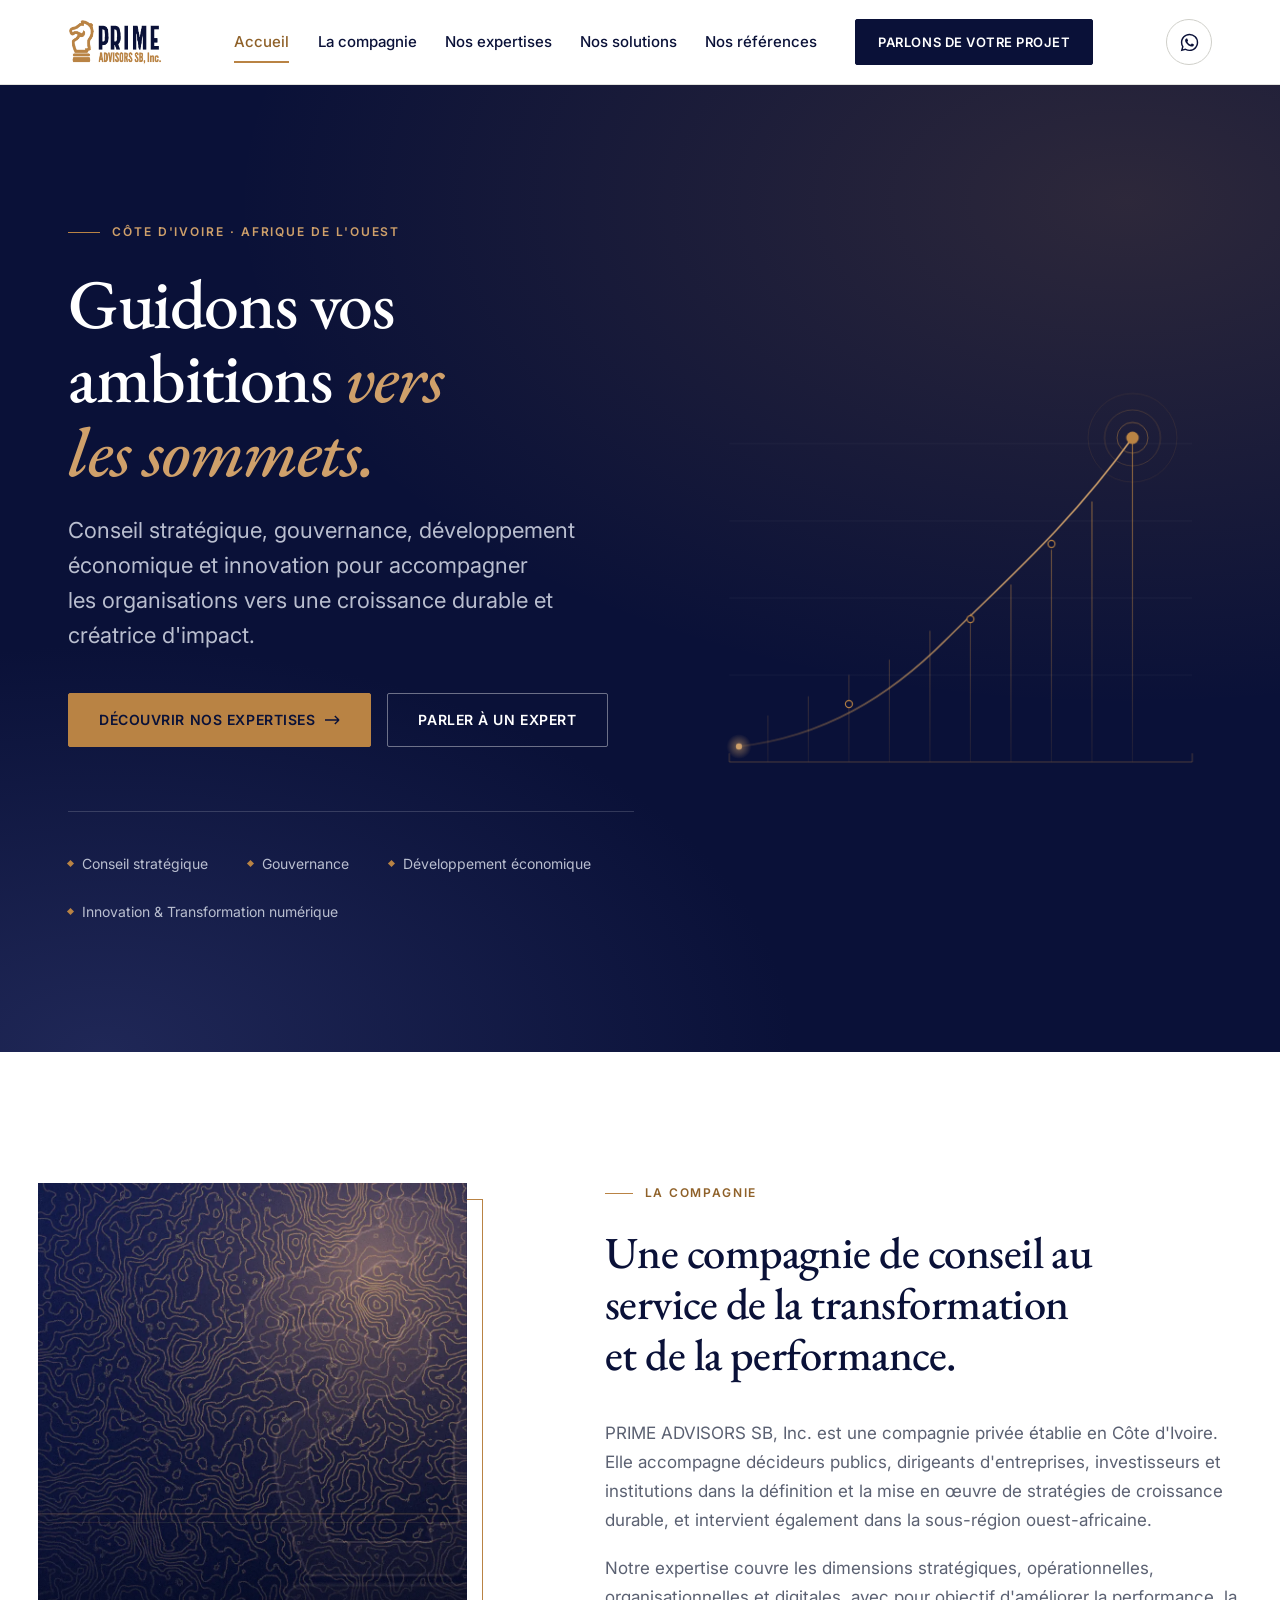
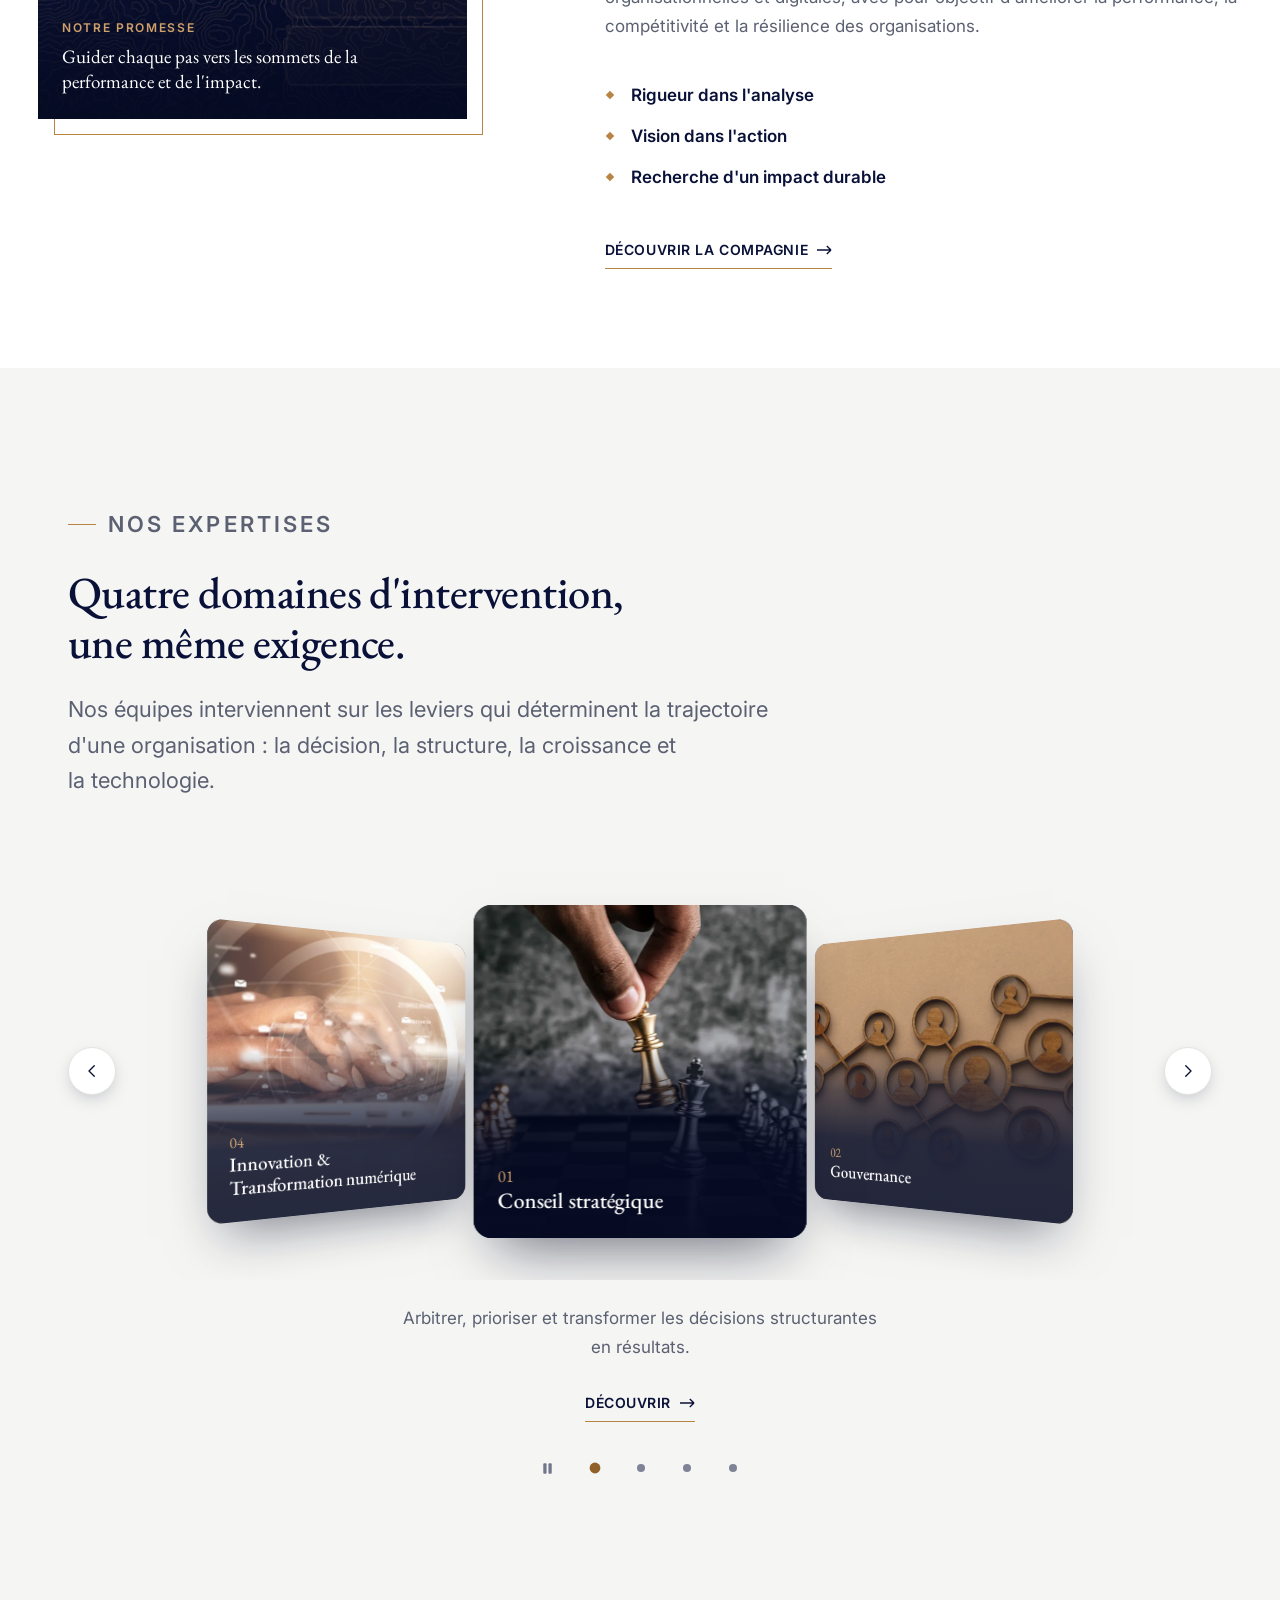
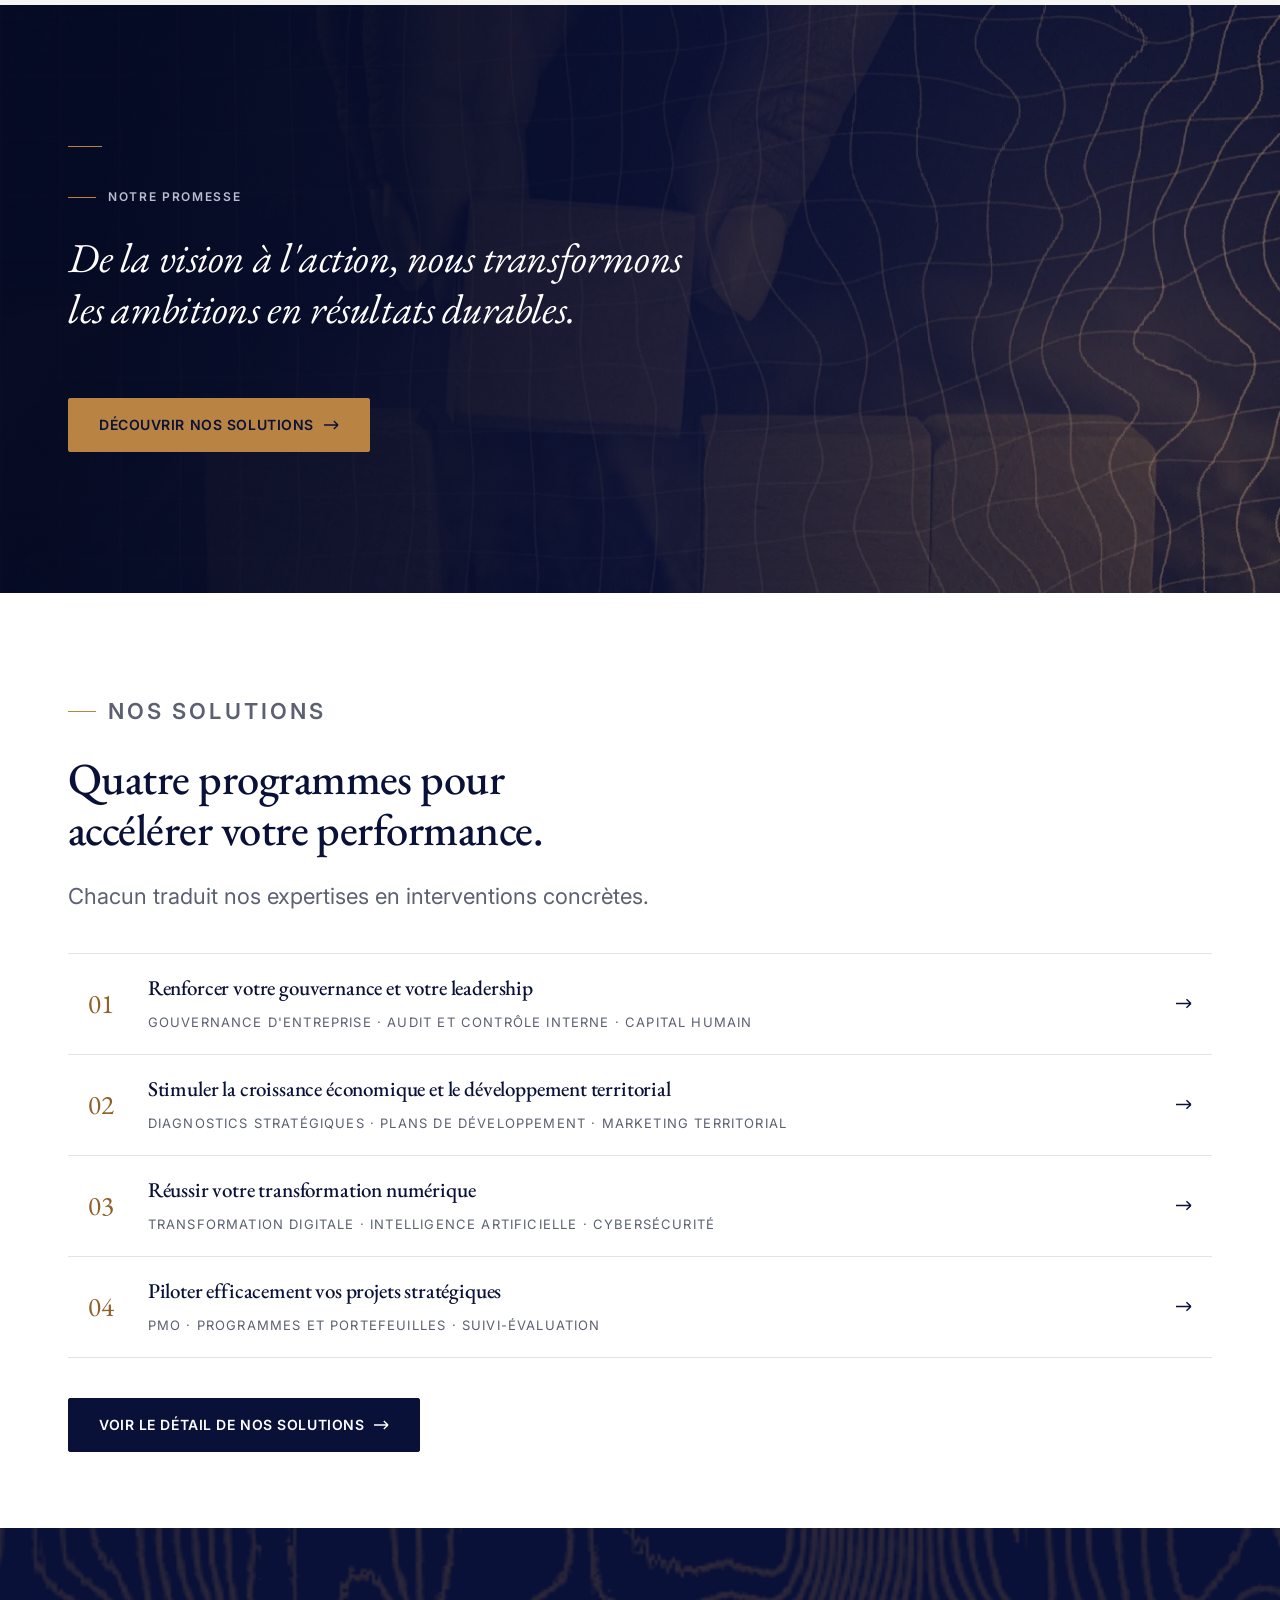
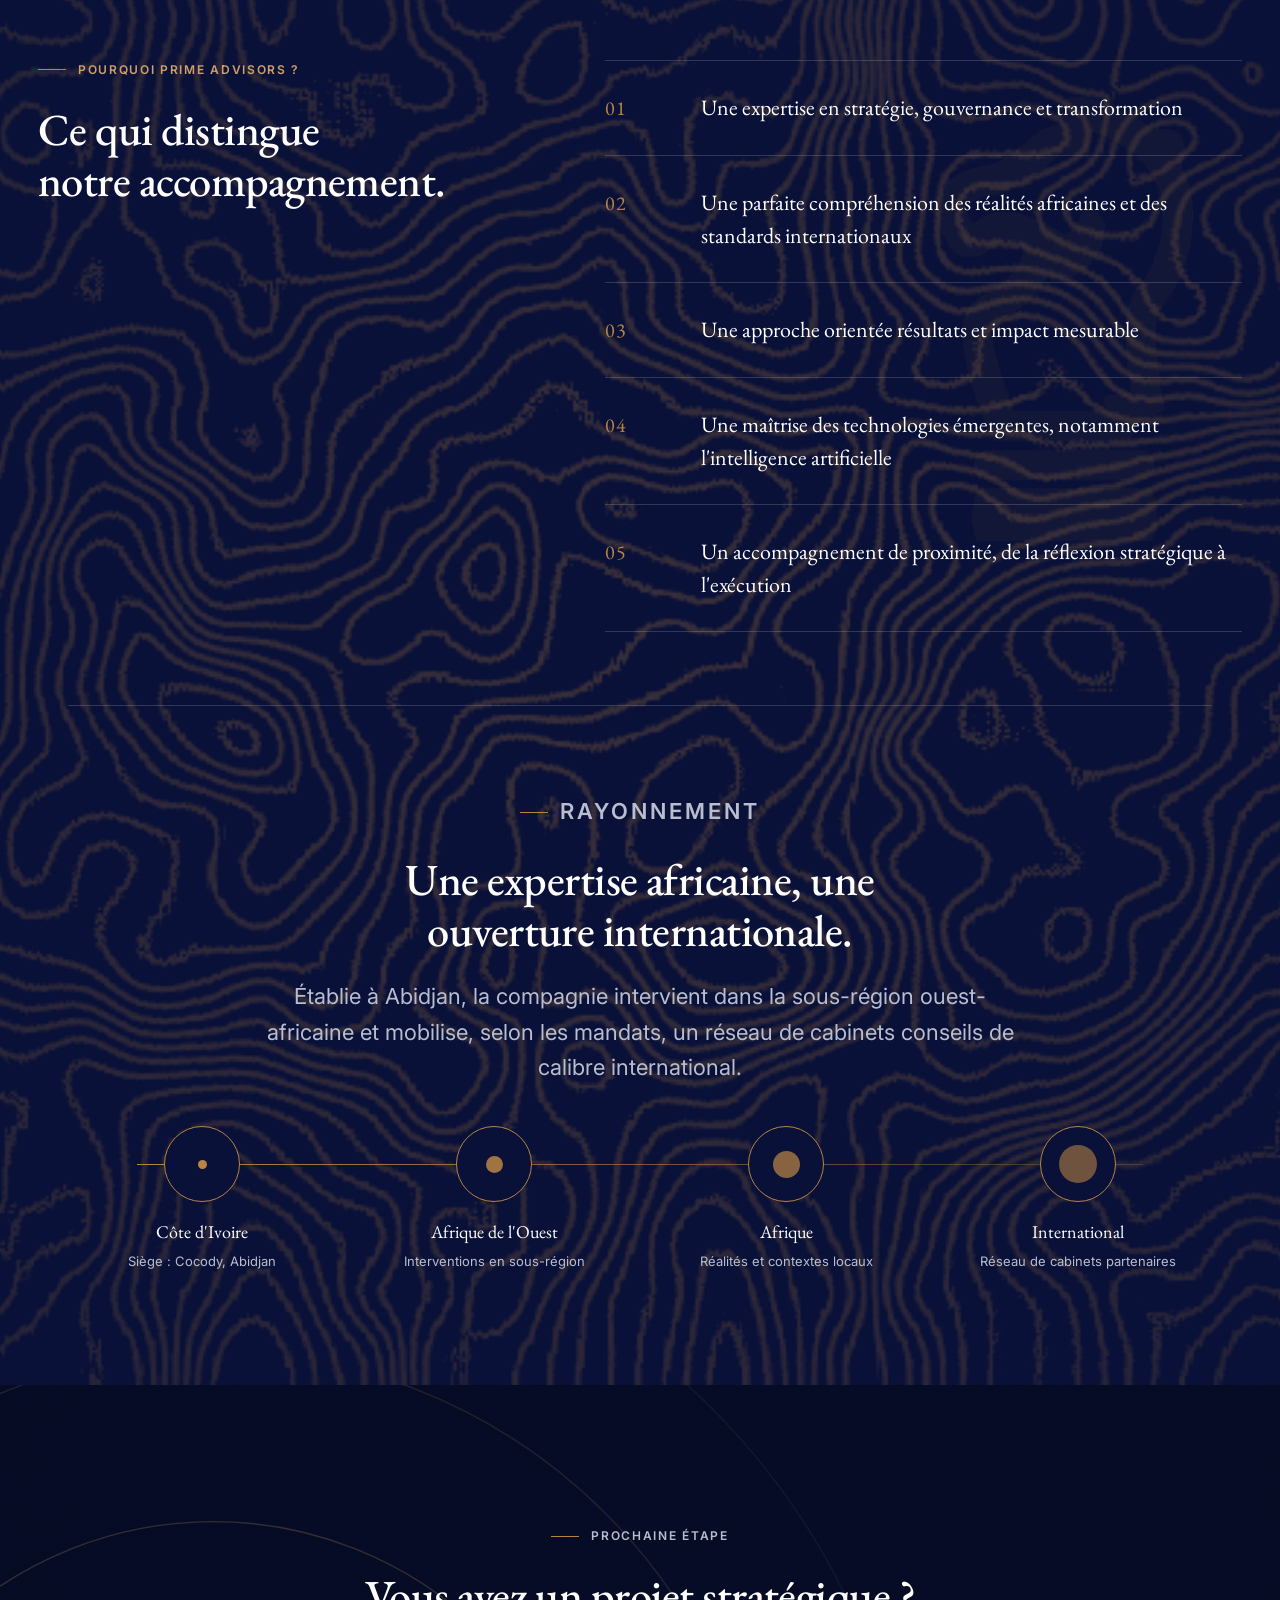
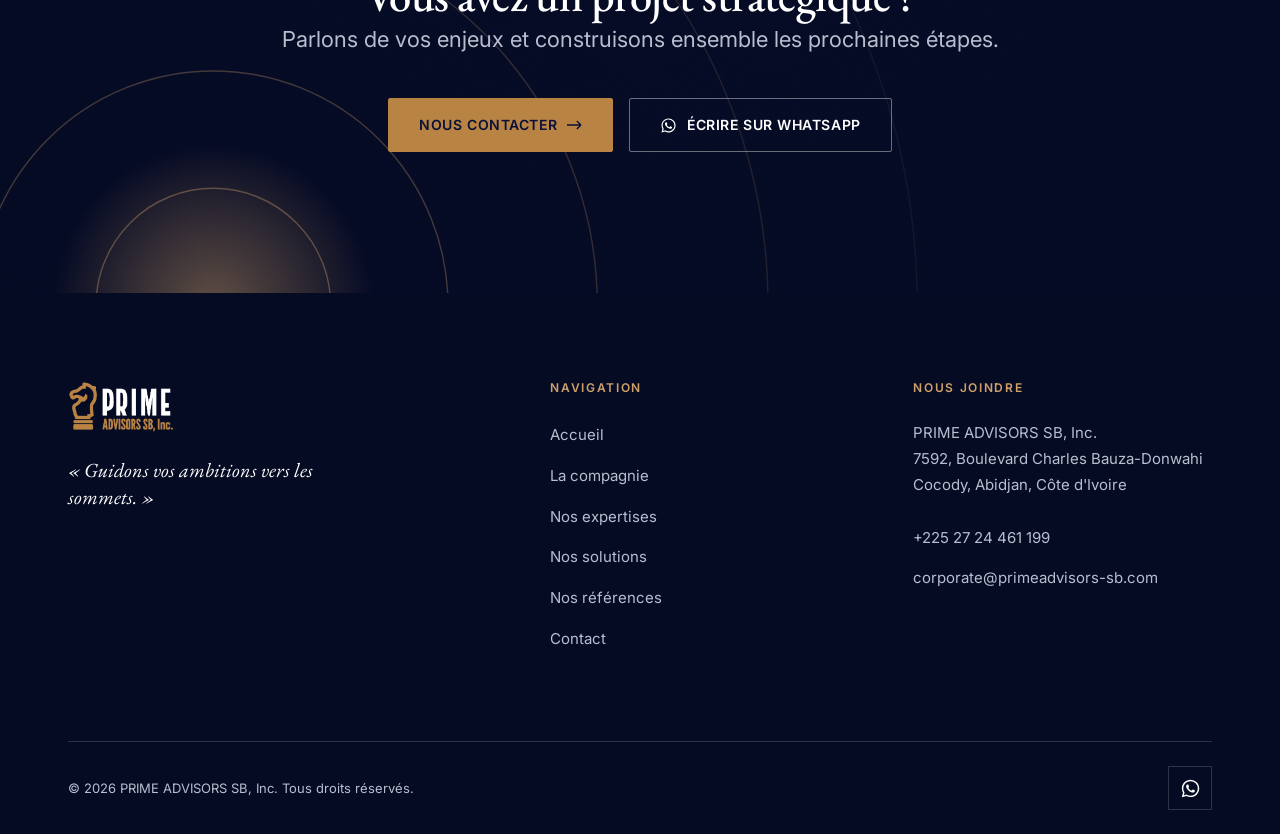
<file: index.html>
<!DOCTYPE html>
<html lang="fr">
<head>
<meta charset="utf-8">
<meta name="viewport" content="width=device-width, initial-scale=1">
<title>PRIME ADVISORS SB, Inc. | gouvernance & stratégie, Développement économique et Innovation & IA</title>
<meta name="description" content="PRIME ADVISORS SB, Inc. accompagne dirigeants, institutions et investisseurs en conseil stratégique, gouvernance, développement économique et transformation numérique, en Côte d'Ivoire et en Afrique de l'Ouest.">
<link rel="canonical" href="https://www.primeadvisors-sb.com/">
<meta name="theme-color" content="#0A1138">

<meta property="og:type" content="website">
<meta property="og:locale" content="fr_FR">
<meta property="og:site_name" content="PRIME ADVISORS SB, Inc.">
<meta property="og:title" content="PRIME ADVISORS SB, Inc. | Guidons vos ambitions vers les sommets.">
<meta property="og:description" content="Conseil stratégique, gouvernance, développement économique et innovation pour accompagner les organisations vers une croissance durable et créatrice d'impact.">
<meta property="og:url" content="https://www.primeadvisors-sb.com/">
<meta property="og:image" content="https://www.primeadvisors-sb.com/assets/img/logo-full-dark.png">
<meta name="twitter:card" content="summary_large_image">

<link rel="icon" href="assets/img/favicon.png" type="image/png" sizes="180x180">
<link rel="apple-touch-icon" href="assets/img/favicon.png">

<link rel="preconnect" href="https://fonts.googleapis.com">
<link rel="preconnect" href="https://fonts.gstatic.com" crossorigin>
<link rel="stylesheet" href="https://fonts.googleapis.com/css2?family=EB+Garamond:ital,wght@0,400;0,500;0,600;1,400;1,500&family=Inter:wght@300;400;500;600;700&display=swap">
<link rel="stylesheet" href="assets/css/style.css">
<script>document.documentElement.className += ' js';</script>

<script type="application/ld+json">
{
  "@context": "https://schema.org",
  "@type": "ProfessionalService",
  "name": "PRIME ADVISORS SB, Inc.",
  "slogan": "Guidons vos ambitions vers les sommets.",
  "url": "https://www.primeadvisors-sb.com/",
  "logo": "https://www.primeadvisors-sb.com/assets/img/logo-full-dark.png",
  "email": "corporate@primeadvisors-sb.com",
  "telephone": "+225 27 24 461 199",
  "address": {
    "@type": "PostalAddress",
    "streetAddress": "7592, Boulevard Charles Bauza-Donwahi",
    "addressLocality": "Cocody, Abidjan",
    "addressCountry": "CI"
  },
  "areaServed": ["Côte d'Ivoire", "Afrique de l'Ouest"],
  "knowsAbout": [
    "Conseil stratégique",
    "Gouvernance",
    "Développement économique",
    "Innovation et transformation numérique"
  ]
}
</script>
</head>
<body>

<a class="skip-link" href="#main">Aller au contenu principal</a>

<header class="site-header">
  <div class="container site-header__inner">
    <a class="brand" href="index.html" aria-label="PRIME ADVISORS SB, Inc., accueil">
      <img src="assets/img/logo-dark.png" alt="PRIME ADVISORS SB, Inc." width="697" height="342">
    </a>

    <div class="site-nav" id="site-nav">
      <nav class="nav" aria-label="Navigation principale">
        <a class="nav__link" href="index.html" aria-current="page">Accueil</a>
        <a class="nav__link" href="la-compagnie.html">La compagnie</a>
        <a class="nav__link" href="nos-expertises.html">Nos expertises</a>
        <a class="nav__link" href="nos-solutions.html">Nos solutions</a>
        <a class="nav__link" href="nos-references.html">Nos références</a>
      </nav>
      <div class="header-cta">
        <a class="btn btn--primary btn--sm" href="contact.html">Parlons de votre projet</a>
      </div>
      <div class="nav-mobile-contact">
        <a href="https://wa.me/2250566427272" target="_blank" rel="noopener noreferrer">WhatsApp : +225 05 66 42 72 72</a>
        <a href="tel:+2252724461199">+225 27 24 461 199</a>
        <a href="mailto:corporate@primeadvisors-sb.com">corporate@primeadvisors-sb.com</a>
        <span>Cocody, Abidjan, Côte d'Ivoire</span>
      </div>
    </div>

    <div class="header-actions">
      <a class="wa-btn" href="https://wa.me/2250566427272" target="_blank" rel="noopener noreferrer"
         aria-label="Écrire à PRIME ADVISORS sur WhatsApp (nouvel onglet)">
        <svg viewBox="0 0 24 24" fill="currentColor" aria-hidden="true"><path d="M12.04 2C6.58 2 2.13 6.45 2.13 11.91c0 1.75.46 3.45 1.32 4.95L2 22l5.25-1.38a9.9 9.9 0 0 0 4.79 1.22h.01c5.46 0 9.91-4.45 9.91-9.91 0-2.65-1.03-5.14-2.9-7.01A9.82 9.82 0 0 0 12.04 2Zm0 18.15h-.01a8.2 8.2 0 0 1-4.19-1.15l-.3-.18-3.12.82.83-3.04-.2-.31a8.16 8.16 0 0 1-1.26-4.38c0-4.54 3.7-8.24 8.25-8.24a8.2 8.2 0 0 1 8.24 8.25c0 4.54-3.7 8.23-8.24 8.23Zm4.52-6.16c-.25-.12-1.47-.72-1.69-.81-.23-.08-.39-.12-.56.13-.16.24-.64.8-.79.97-.14.16-.29.19-.54.06-.25-.12-1.05-.39-1.99-1.23-.74-.66-1.23-1.47-1.38-1.72-.14-.25-.01-.38.11-.5.11-.11.25-.29.37-.43.13-.15.17-.25.25-.41.08-.17.04-.31-.02-.43-.06-.12-.56-1.34-.76-1.84-.2-.48-.41-.42-.56-.43h-.48c-.17 0-.43.06-.66.31-.23.25-.86.85-.86 2.07 0 1.22.89 2.4 1.01 2.56.12.17 1.75 2.67 4.23 3.74.59.26 1.05.41 1.41.52.59.19 1.13.16 1.56.1.48-.07 1.47-.6 1.67-1.18.21-.58.21-1.07.15-1.18-.06-.11-.23-.17-.48-.29Z"/></svg>
      </a>
      <button class="nav-toggle" type="button" aria-expanded="false" aria-controls="site-nav" aria-label="Ouvrir le menu">
        <span class="nav-toggle__bars" aria-hidden="true"><span></span><span></span><span></span></span>
      </button>
    </div>
  </div>
</header>

<main id="main">

  <!-- ============================ HERO ============================ -->
  <section class="hero">
    <div class="container hero__inner">
      <div class="hero__content">
        <p class="hero__eyebrow">Côte d'Ivoire &middot; Afrique de l'Ouest</p>
        <h1>Guidons vos ambitions <em>vers les sommets.</em></h1>
        <p class="hero__sub">
          Conseil stratégique, gouvernance, développement économique et innovation
          pour accompagner les organisations vers une croissance durable et créatrice d'impact.
        </p>
        <div class="btn-row hero__actions">
          <a class="btn btn--gold" href="nos-expertises.html">
            Découvrir nos expertises
            <svg width="15" height="10" viewBox="0 0 15 10" fill="none" aria-hidden="true"><path d="M9.8 1 14 5m0 0-4.2 4M14 5H0" stroke="currentColor" stroke-width="1.4"/></svg>
          </a>
          <a class="btn btn--ghost-invert" href="contact.html">Parler à un expert</a>
        </div>
        <ul class="hero__meta">
          <li>Conseil stratégique</li>
          <li>Gouvernance</li>
          <li>Développement économique</li>
          <li>Innovation &amp; Transformation numérique</li>
        </ul>
      </div>


      <div class="hero__visual" aria-hidden="true">
        <svg viewBox="0 0 520 470" fill="none" xmlns="http://www.w3.org/2000/svg" data-parallax="0.04">
          <defs>
            <linearGradient id="barGrad" x1="0" y1="440" x2="0" y2="60" gradientUnits="userSpaceOnUse">
              <stop offset="0" stop-color="#B98344" stop-opacity=".10"/>
              <stop offset="1" stop-color="#B98344" stop-opacity=".80"/>
            </linearGradient>
            <linearGradient id="pathGrad" x1="30" y1="0" x2="450" y2="0" gradientUnits="userSpaceOnUse">
              <stop offset="0" stop-color="#B98344" stop-opacity=".18"/>
              <stop offset=".65" stop-color="#CFA06A" stop-opacity=".95"/>
              <stop offset="1" stop-color="#CFA06A"/>
            </linearGradient>
            <radialGradient id="cometGlow">
              <stop offset="0" stop-color="#CFA06A" stop-opacity=".55"/>
              <stop offset="1" stop-color="#CFA06A" stop-opacity="0"/>
            </radialGradient>
          </defs>

          <!-- trame horizontale -->
          <g stroke="#FFFFFF" stroke-opacity=".055">
            <path d="M20 110h480M20 190h480M20 270h480M20 350h480"/>
          </g>

          <!-- barres d'ascension : dix tracés distincts, décalés en cascade -->
          <g stroke="url(#barGrad)" stroke-width="1.25">
            <path class="hv-bar" pathLength="1" d="M60 440V392"/>
            <path class="hv-bar" pathLength="1" d="M102 440V372"/>
            <path class="hv-bar" pathLength="1" d="M144 440V350"/>
            <path class="hv-bar" pathLength="1" d="M186 440V334"/>
            <path class="hv-bar" pathLength="1" d="M228 440V304"/>
            <path class="hv-bar" pathLength="1" d="M270 440V286"/>
            <path class="hv-bar" pathLength="1" d="M312 440V256"/>
            <path class="hv-bar" pathLength="1" d="M354 440V220"/>
            <path class="hv-bar" pathLength="1" d="M396 440V170"/>
            <path class="hv-bar" pathLength="1" d="M438 440V104"/>
          </g>

          <!-- trajectoire : se trace de la base vers le sommet -->
          <path class="hv-curve" pathLength="1"
                d="M30 424C118 414 186 372 244 314S372 196 438 104"
                stroke="url(#pathGrad)" stroke-width="1.6" stroke-linecap="round"/>

          <!-- jalons, apparaissant dans le sillage de la courbe -->
          <g fill="#0A1138" stroke="#B98344" stroke-width="1.2">
            <circle class="hv-dot" cx="144" cy="380" r="3.6"/>
            <circle class="hv-dot" cx="270" cy="292" r="3.6"/>
            <circle class="hv-dot" cx="354" cy="214" r="3.6"/>
          </g>

          <!-- point mobile parcourant la trajectoire en continu -->
          <g class="hv-comet">
            <circle r="13" fill="url(#cometGlow)"/>
            <circle r="3.2" fill="#CFA06A"/>
          </g>

          <!-- sommet : anneaux en respiration lente -->
          <g transform="translate(438 104)">
            <circle class="hv-ring" r="46" stroke="#B98344" stroke-opacity=".13"/>
            <circle class="hv-ring" r="29" stroke="#B98344" stroke-opacity=".26"/>
            <circle class="hv-ring" r="16" stroke="#B98344" stroke-opacity=".5"/>
            <circle class="hv-peak" r="6.5" fill="#B98344"/>
          </g>

          <!-- socle -->
          <path d="M20 440h480" stroke="#B98344" stroke-opacity=".38"/>
          <path d="M20 440v-9M500 440v-9" stroke="#B98344" stroke-opacity=".38"/>
        </svg>
      </div>
    </div>
  </section>

  <!-- ====================== PRÉSENTATION COURTE ====================== -->
  <section class="section">
    <div class="container split">
      <figure class="media media--portrait media--framed media--zoom reveal">
        <img src="assets/img/img-compagnie.webp"
             alt="Composition abstraite en courbes de niveau convergeant vers un sommet, aux couleurs de PRIME ADVISORS."
             width="900" height="1150" loading="lazy" decoding="async">
        <figcaption class="media__caption">
          <span>Notre promesse</span>
          Guider chaque pas vers les sommets de la performance et de l'impact.
        </figcaption>
      </figure>

      <div class="reveal reveal-delay-1">
        <p class="eyebrow">La compagnie</p>
        <h2>Une compagnie de conseil au service de la transformation et de la performance.</h2>
        <div class="prose" style="margin-top:var(--space-lg)">
          <p>
            PRIME ADVISORS SB, Inc. est une compagnie privée établie en Côte d'Ivoire. Elle accompagne
            décideurs publics, dirigeants d'entreprises, investisseurs et institutions dans la définition
            et la mise en œuvre de stratégies de croissance durable, et intervient également dans la
            sous-région ouest-africaine.
          </p>
          <p>
            Notre expertise couvre les dimensions stratégiques, opérationnelles, organisationnelles et
            digitales, avec pour objectif d'améliorer la performance, la compétitivité et la résilience
            des organisations.
          </p>
        </div>

        <ul class="diamond-list" style="margin-top:var(--space-lg);gap:12px">
          <li><strong>Rigueur dans l'analyse</strong></li>
          <li><strong>Vision dans l'action</strong></li>
          <li><strong>Recherche d'un impact durable</strong></li>
        </ul>

        <p style="margin-top:var(--space-lg)">
          <a class="link-arrow" href="la-compagnie.html">
            Découvrir la compagnie
            <svg width="15" height="10" viewBox="0 0 15 10" fill="none" aria-hidden="true"><path d="M9.8 1 14 5m0 0-4.2 4M14 5H0" stroke="currentColor" stroke-width="1.4"/></svg>
          </a>
        </p>
      </div>
    </div>
  </section>

  <!-- =========================== EXPERTISES =========================== -->
  <section class="section section--alt">
    <div class="container">
      <div class="section-head reveal">
        <p class="eyebrow">Nos expertises</p>
        <h2>Quatre domaines d'intervention, une même exigence.</h2>
        <p>
          Nos équipes interviennent sur les leviers qui déterminent la trajectoire d'une organisation :
          la décision, la structure, la croissance et la technologie.
        </p>
      </div>

      <div class="coverflow reveal" data-coverflow role="region"
           aria-roledescription="carrousel" aria-label="Nos quatre expertises">
        <div class="coverflow__stage">
          <div class="coverflow__frame" tabindex="0" aria-describedby="cf-aide">
            <div class="coverflow__track">
          <figure class="coverflow__card" role="group" aria-roledescription="diapositive"
                  aria-label="1 sur 4 : Conseil stratégique">
            <div class="coverflow__media">
              <img src="assets/img/expertise-conseil.webp" alt="Une main avance la dame dorée face au roi adverse sur un échiquier : le coup décisif d'une stratégie préparée."
                   width="760" height="760" loading="lazy" decoding="async">
              <div class="coverflow__label">
                <span class="coverflow__num">01</span>
                <h3>Conseil stratégique</h3>
              </div>
            </div>
            <figcaption>
              <p>Arbitrer, prioriser et transformer les décisions structurantes en résultats.</p>
              <a class="link-arrow" href="nos-expertises.html#conseil-strategique">Découvrir<svg width="15" height="10" viewBox="0 0 15 10" fill="none" aria-hidden="true"><path d="M9.8 1 14 5m0 0-4.2 4M14 5H0" stroke="currentColor" stroke-width="1.4"/></svg></a>
            </figcaption>
          </figure>

          <figure class="coverflow__card" role="group" aria-roledescription="diapositive"
                  aria-label="2 sur 4 : Gouvernance">
            <div class="coverflow__media">
              <img src="assets/img/expertise-gouvernance.webp" alt="Schéma en bois de silhouettes reliées entre elles autour d'un nœud central : instances, rôles et lignes de délégation."
                   width="760" height="760" loading="lazy" decoding="async">
              <div class="coverflow__label">
                <span class="coverflow__num">02</span>
                <h3>Gouvernance</h3>
              </div>
            </div>
            <figcaption>
              <p>Structurer la décision, sécuriser l'exécution, renforcer les équipes.</p>
              <a class="link-arrow" href="nos-expertises.html#gouvernance">Découvrir<svg width="15" height="10" viewBox="0 0 15 10" fill="none" aria-hidden="true"><path d="M9.8 1 14 5m0 0-4.2 4M14 5H0" stroke="currentColor" stroke-width="1.4"/></svg></a>
            </figcaption>
          </figure>

          <figure class="coverflow__card" role="group" aria-roledescription="diapositive"
                  aria-label="3 sur 4 : Développement économique">
            <div class="coverflow__media">
              <img src="assets/img/expertise-developpement.webp" alt="Une ampoule renfermant un histogramme et une courbe ascendante : l'idée qui devient croissance mesurable."
                   width="760" height="760" loading="lazy" decoding="async">
              <div class="coverflow__label">
                <span class="coverflow__num">03</span>
                <h3>Développement économique</h3>
              </div>
            </div>
            <figcaption>
              <p>Objectiver le potentiel des territoires et des filières, puis le financer.</p>
              <a class="link-arrow" href="nos-expertises.html#developpement-economique">Découvrir<svg width="15" height="10" viewBox="0 0 15 10" fill="none" aria-hidden="true"><path d="M9.8 1 14 5m0 0-4.2 4M14 5H0" stroke="currentColor" stroke-width="1.4"/></svg></a>
            </figcaption>
          </figure>

          <figure class="coverflow__card" role="group" aria-roledescription="diapositive"
                  aria-label="4 sur 4 : Innovation et Transformation numérique">
            <div class="coverflow__media">
              <img src="assets/img/expertise-innovation.webp" alt="Des mains sur un clavier d'ordinateur portable, entourées de flux de données et de messages en surimpression."
                   width="760" height="760" loading="lazy" decoding="async">
              <div class="coverflow__label">
                <span class="coverflow__num">04</span>
                <h3>Innovation &amp; Transformation numérique</h3>
              </div>
            </div>
            <figcaption>
              <p>Moderniser sans fragiliser : les usages d'abord, la sécurité à chaque étape.</p>
              <a class="link-arrow" href="nos-expertises.html#innovation-numerique">Découvrir<svg width="15" height="10" viewBox="0 0 15 10" fill="none" aria-hidden="true"><path d="M9.8 1 14 5m0 0-4.2 4M14 5H0" stroke="currentColor" stroke-width="1.4"/></svg></a>
            </figcaption>
          </figure>
            </div>
          </div>

          <button class="coverflow__nav coverflow__nav--prev" type="button"
                  data-cf-nav="prev" aria-label="Expertise précédente">
            <svg width="18" height="18" viewBox="0 0 24 24" fill="none" aria-hidden="true"><path d="M15 5l-7 7 7 7" stroke="currentColor" stroke-width="1.8" stroke-linecap="round" stroke-linejoin="round"/></svg>
          </button>
          <button class="coverflow__nav coverflow__nav--next" type="button"
                  data-cf-nav="next" aria-label="Expertise suivante">
            <svg width="18" height="18" viewBox="0 0 24 24" fill="none" aria-hidden="true"><path d="M9 5l7 7-7 7" stroke="currentColor" stroke-width="1.8" stroke-linecap="round" stroke-linejoin="round"/></svg>
          </button>
        </div>

        <p id="cf-aide" class="sr-only">
          Carrousel des quatre expertises. Utilisez les flèches gauche et droite du clavier,
          ou faites glisser les cartes, pour passer d'une expertise à l'autre.
        </p>

        <div class="coverflow__caption" aria-live="polite"></div>

        <div class="coverflow__controls">
          <button class="coverflow__toggle" type="button" data-cf-toggle
                  aria-label="Mettre en pause le défilement automatique">
            <svg width="15" height="15" viewBox="0 0 16 16" fill="currentColor" aria-hidden="true">
              <rect x="3.5" y="2.5" width="3.5" height="11" rx="1"/>
              <rect x="9" y="2.5" width="3.5" height="11" rx="1"/>
            </svg>
          </button>
          <div class="coverflow__dots" role="group" aria-label="Choisir une expertise"></div>
        </div>
      </div>
    </div>
  </section>

  <!-- ==================== BANDEAU : NOTRE PROMESSE ==================== -->
  <section class="band">
    <img class="band__bg" src="assets/img/img-expertise.webp" alt=""
         width="1400" height="790" loading="lazy" decoding="async" data-parallax="0.03">
    <div class="container">
      <div class="band__inner reveal">
        <div class="promise__mark" aria-hidden="true"></div>
        <p class="eyebrow">Notre promesse</p>
        <blockquote>De la vision à l'action, nous transformons les ambitions en résultats durables.</blockquote>
        <div class="btn-row" style="margin-top:var(--space-xl)">
          <a class="btn btn--gold" href="nos-solutions.html">
            Découvrir nos solutions
            <svg width="15" height="10" viewBox="0 0 15 10" fill="none" aria-hidden="true"><path d="M9.8 1 14 5m0 0-4.2 4M14 5H0" stroke="currentColor" stroke-width="1.4"/></svg>
          </a>
        </div>
      </div>
    </div>
  </section>

  <!-- =========================== SOLUTIONS =========================== -->
  <section class="section section--tight">
    <div class="container">
      <div class="section-head reveal" style="margin-bottom:clamp(28px,3vw,40px)">
        <p class="eyebrow">Nos solutions</p>
        <h2>Quatre programmes pour accélérer votre performance.</h2>
        <p>Chacun traduit nos expertises en interventions concrètes.</p>
      </div>

      <ol class="sol-index">
        <li class="sol-index__item reveal">
          <a class="sol-index__link" href="nos-solutions.html#gouvernance-leadership">
            <span class="sol-index__num" aria-hidden="true">01</span>
            <span>
              <span class="sol-index__title">Renforcer votre gouvernance et votre leadership</span>
              <span class="sol-index__keys">Gouvernance d'entreprise · Audit et contrôle interne · Capital humain</span>
            </span>
            <svg class="sol-index__go" width="16" height="11" viewBox="0 0 15 10" fill="none" aria-hidden="true"><path d="M9.8 1 14 5m0 0-4.2 4M14 5H0" stroke="currentColor" stroke-width="1.4"/></svg>
          </a>
        </li>

        <li class="sol-index__item reveal">
          <a class="sol-index__link" href="nos-solutions.html#croissance-territoriale">
            <span class="sol-index__num" aria-hidden="true">02</span>
            <span>
              <span class="sol-index__title">Stimuler la croissance économique et le développement territorial</span>
              <span class="sol-index__keys">Diagnostics stratégiques · Plans de développement · Marketing territorial</span>
            </span>
            <svg class="sol-index__go" width="16" height="11" viewBox="0 0 15 10" fill="none" aria-hidden="true"><path d="M9.8 1 14 5m0 0-4.2 4M14 5H0" stroke="currentColor" stroke-width="1.4"/></svg>
          </a>
        </li>

        <li class="sol-index__item reveal">
          <a class="sol-index__link" href="nos-solutions.html#transformation-numerique">
            <span class="sol-index__num" aria-hidden="true">03</span>
            <span>
              <span class="sol-index__title">Réussir votre transformation numérique</span>
              <span class="sol-index__keys">Transformation digitale · Intelligence artificielle · Cybersécurité</span>
            </span>
            <svg class="sol-index__go" width="16" height="11" viewBox="0 0 15 10" fill="none" aria-hidden="true"><path d="M9.8 1 14 5m0 0-4.2 4M14 5H0" stroke="currentColor" stroke-width="1.4"/></svg>
          </a>
        </li>

        <li class="sol-index__item reveal">
          <a class="sol-index__link" href="nos-solutions.html#pilotage-projets">
            <span class="sol-index__num" aria-hidden="true">04</span>
            <span>
              <span class="sol-index__title">Piloter efficacement vos projets stratégiques</span>
              <span class="sol-index__keys">PMO · Programmes et portefeuilles · Suivi-évaluation</span>
            </span>
            <svg class="sol-index__go" width="16" height="11" viewBox="0 0 15 10" fill="none" aria-hidden="true"><path d="M9.8 1 14 5m0 0-4.2 4M14 5H0" stroke="currentColor" stroke-width="1.4"/></svg>
          </a>
        </li>
      </ol>

      <div class="btn-row reveal" style="margin-top:var(--space-lg)">
        <a class="btn btn--primary" href="nos-solutions.html">
          Voir le détail de nos solutions
          <svg width="15" height="10" viewBox="0 0 15 10" fill="none" aria-hidden="true"><path d="M9.8 1 14 5m0 0-4.2 4M14 5H0" stroke="currentColor" stroke-width="1.4"/></svg>
        </a>
      </div>
    </div>
  </section>

  <!-- =================== POURQUOI + RAYONNEMENT =================== -->
  <section class="section section--invert section--motif">
    <img class="watermark" src="assets/img/motif-knight.png" alt="" width="430" height="684"
         loading="lazy" decoding="async" style="right:4%;top:8%" data-parallax="0.05">
    <div class="container">
      <div class="split">
        <div class="sticky-aside reveal">
          <p class="eyebrow">Pourquoi PRIME ADVISORS ?</p>
          <h2>Ce qui distingue notre accompagnement.</h2>
        </div>
        <ul class="reasons reveal reveal-delay-1">
          <li>
            <span class="reasons__num" aria-hidden="true">01</span>
            <span class="reasons__text">Une expertise en stratégie, gouvernance et transformation</span>
          </li>
          <li>
            <span class="reasons__num" aria-hidden="true">02</span>
            <span class="reasons__text">Une parfaite compréhension des réalités africaines et des standards internationaux</span>
          </li>
          <li>
            <span class="reasons__num" aria-hidden="true">03</span>
            <span class="reasons__text">Une approche orientée résultats et impact mesurable</span>
          </li>
          <li>
            <span class="reasons__num" aria-hidden="true">04</span>
            <span class="reasons__text">Une maîtrise des technologies émergentes, notamment l'intelligence artificielle</span>
          </li>
          <li>
            <span class="reasons__num" aria-hidden="true">05</span>
            <span class="reasons__text">Un accompagnement de proximité, de la réflexion stratégique à l'exécution</span>
          </li>
        </ul>
      </div>

      <div style="margin-top:clamp(56px,7vw,96px);padding-top:clamp(48px,5vw,72px);border-top:1px solid var(--border-invert)">
        <div class="section-head section-head--center reveal" style="margin-bottom:var(--space-lg)">
          <p class="eyebrow">Rayonnement</p>
          <h2>Une expertise africaine, une ouverture internationale.</h2>
          <p>
            Établie à Abidjan, la compagnie intervient dans la sous-région ouest-africaine et mobilise,
            selon les mandats, un réseau de cabinets conseils de calibre international.
          </p>
        </div>

        <ol class="reach reveal reveal-delay-1">
          <li class="reach__item">
            <span class="reach__ring" aria-hidden="true"><span class="reach__dot"></span></span>
            <span class="reach__label">Côte d'Ivoire<span class="reach__note">Siège : Cocody, Abidjan</span></span>
          </li>
          <li class="reach__item">
            <span class="reach__ring" aria-hidden="true"><span class="reach__dot"></span></span>
            <span class="reach__label">Afrique de l'Ouest<span class="reach__note">Interventions en sous-région</span></span>
          </li>
          <li class="reach__item">
            <span class="reach__ring" aria-hidden="true"><span class="reach__dot"></span></span>
            <span class="reach__label">Afrique<span class="reach__note">Réalités et contextes locaux</span></span>
          </li>
          <li class="reach__item">
            <span class="reach__ring" aria-hidden="true"><span class="reach__dot"></span></span>
            <span class="reach__label">International<span class="reach__note">Réseau de cabinets partenaires</span></span>
          </li>
        </ol>
      </div>
    </div>
  </section>

  <!-- =========================== CTA FINAL =========================== -->
  <section class="band band--center">
    <img class="band__bg" src="assets/img/img-rayonnement.webp" alt=""
         width="1400" height="790" loading="lazy" decoding="async">
    <svg class="waves" viewBox="0 0 1200 700" preserveAspectRatio="xMidYMid slice"
         aria-hidden="true" focusable="false">
      <defs>
        <radialGradient id="wglow-index-1">
          <stop offset="0" stop-color="#CFA06A" stop-opacity=".45"/>
          <stop offset="1" stop-color="#CFA06A" stop-opacity="0"/>
        </radialGradient>
      </defs>
      <circle class="waves__core" cx="200" cy="600" r="150" fill="url(#wglow-index-1)"/>
      <g>
        <circle class="waves__ring" cx="200" cy="600" r="200" vector-effect="non-scaling-stroke"/>
        <circle class="waves__ring" cx="200" cy="600" r="200" vector-effect="non-scaling-stroke"/>
        <circle class="waves__ring" cx="200" cy="600" r="200" vector-effect="non-scaling-stroke"/>
        <circle class="waves__ring" cx="200" cy="600" r="200" vector-effect="non-scaling-stroke"/>
        <circle class="waves__ring" cx="200" cy="600" r="200" vector-effect="non-scaling-stroke"/>
      </g>
    </svg>
    <div class="container">
      <div class="band__inner reveal">
        <p class="eyebrow">Prochaine étape</p>
        <h2>Vous avez un projet stratégique ?</h2>
        <p style="font-size:var(--fs-lead);margin-bottom:var(--space-lg)">
          Parlons de vos enjeux et construisons ensemble les prochaines étapes.
        </p>
        <div class="btn-row">
          <a class="btn btn--gold" href="contact.html">
            Nous contacter
            <svg width="15" height="10" viewBox="0 0 15 10" fill="none" aria-hidden="true"><path d="M9.8 1 14 5m0 0-4.2 4M14 5H0" stroke="currentColor" stroke-width="1.4"/></svg>
          </a>
          <a class="btn btn--ghost-invert" href="https://wa.me/2250566427272" target="_blank" rel="noopener noreferrer">
            <svg width="17" height="17" viewBox="0 0 24 24" fill="currentColor" aria-hidden="true"><path d="M12.04 2C6.58 2 2.13 6.45 2.13 11.91c0 1.75.46 3.45 1.32 4.95L2 22l5.25-1.38a9.9 9.9 0 0 0 4.79 1.22h.01c5.46 0 9.91-4.45 9.91-9.91 0-2.65-1.03-5.14-2.9-7.01A9.82 9.82 0 0 0 12.04 2Zm0 18.15h-.01a8.2 8.2 0 0 1-4.19-1.15l-.3-.18-3.12.82.83-3.04-.2-.31a8.16 8.16 0 0 1-1.26-4.38c0-4.54 3.7-8.24 8.25-8.24a8.2 8.2 0 0 1 8.24 8.25c0 4.54-3.7 8.23-8.24 8.23Zm4.52-6.16c-.25-.12-1.47-.72-1.69-.81-.23-.08-.39-.12-.56.13-.16.24-.64.8-.79.97-.14.16-.29.19-.54.06-.25-.12-1.05-.39-1.99-1.23-.74-.66-1.23-1.47-1.38-1.72-.14-.25-.01-.38.11-.5.11-.11.25-.29.37-.43.13-.15.17-.25.25-.41.08-.17.04-.31-.02-.43-.06-.12-.56-1.34-.76-1.84-.2-.48-.41-.42-.56-.43h-.48c-.17 0-.43.06-.66.31-.23.25-.86.85-.86 2.07 0 1.22.89 2.4 1.01 2.56.12.17 1.75 2.67 4.23 3.74.59.26 1.05.41 1.41.52.59.19 1.13.16 1.56.1.48-.07 1.47-.6 1.67-1.18.21-.58.21-1.07.15-1.18-.06-.11-.23-.17-.48-.29Z"/></svg>
            Écrire sur WhatsApp
          </a>
        </div>
      </div>
    </div>
  </section>

</main>

<footer class="site-footer">
  <div class="container">
    <div class="site-footer__top">
      <div class="site-footer__brand">
        <img src="assets/img/logo-light.png" alt="PRIME ADVISORS SB, Inc." width="697" height="342" loading="lazy">
        <p class="site-footer__slogan">« Guidons vos ambitions vers les sommets. »</p>
      </div>

      <nav aria-label="Navigation de pied de page">
        <h3>Navigation</h3>
        <ul>
          <li><a href="index.html">Accueil</a></li>
          <li><a href="la-compagnie.html">La compagnie</a></li>
          <li><a href="nos-expertises.html">Nos expertises</a></li>
          <li><a href="nos-solutions.html">Nos solutions</a></li>
          <li><a href="nos-references.html">Nos références</a></li>
          <li><a href="contact.html">Contact</a></li>
        </ul>
      </nav>

      <div>
        <h3>Nous joindre</h3>
        <address>
          PRIME ADVISORS SB, Inc.<br>
          7592, Boulevard Charles Bauza-Donwahi<br>
          Cocody, Abidjan, Côte d'Ivoire
        </address>
        <ul style="margin-top:var(--space-md)">
          <li><a href="tel:+2252724461199">+225 27 24 461 199</a></li>
          <li><a href="mailto:corporate@primeadvisors-sb.com">corporate@primeadvisors-sb.com</a></li>
        </ul>
      </div>
    </div>

    <div class="site-footer__bottom">
      <p style="margin:0">&copy; <span data-current-year>2026</span> PRIME ADVISORS SB, Inc. Tous droits réservés.</p>

      <div class="site-footer__social">
        <a class="wa-btn" href="https://wa.me/2250566427272" target="_blank" rel="noopener noreferrer"
           aria-label="Écrire à PRIME ADVISORS sur WhatsApp (nouvel onglet)">
          <svg viewBox="0 0 24 24" fill="currentColor" aria-hidden="true"><path d="M12.04 2C6.58 2 2.13 6.45 2.13 11.91c0 1.75.46 3.45 1.32 4.95L2 22l5.25-1.38a9.9 9.9 0 0 0 4.79 1.22h.01c5.46 0 9.91-4.45 9.91-9.91 0-2.65-1.03-5.14-2.9-7.01A9.82 9.82 0 0 0 12.04 2Zm0 18.15h-.01a8.2 8.2 0 0 1-4.19-1.15l-.3-.18-3.12.82.83-3.04-.2-.31a8.16 8.16 0 0 1-1.26-4.38c0-4.54 3.7-8.24 8.25-8.24a8.2 8.2 0 0 1 8.24 8.25c0 4.54-3.7 8.23-8.24 8.23Zm4.52-6.16c-.25-.12-1.47-.72-1.69-.81-.23-.08-.39-.12-.56.13-.16.24-.64.8-.79.97-.14.16-.29.19-.54.06-.25-.12-1.05-.39-1.99-1.23-.74-.66-1.23-1.47-1.38-1.72-.14-.25-.01-.38.11-.5.11-.11.25-.29.37-.43.13-.15.17-.25.25-.41.08-.17.04-.31-.02-.43-.06-.12-.56-1.34-.76-1.84-.2-.48-.41-.42-.56-.43h-.48c-.17 0-.43.06-.66.31-.23.25-.86.85-.86 2.07 0 1.22.89 2.4 1.01 2.56.12.17 1.75 2.67 4.23 3.74.59.26 1.05.41 1.41.52.59.19 1.13.16 1.56.1.48-.07 1.47-.6 1.67-1.18.21-.58.21-1.07.15-1.18-.06-.11-.23-.17-.48-.29Z"/></svg>
        </a>
        <!--
          À COMPLÉTER : LinkedIn
          

        <a href="HREF_LINKEDIN" target="_blank" rel="noopener noreferrer" aria-label="PRIME ADVISORS SB sur LinkedIn">
          <svg width="17" height="17" viewBox="0 0 24 24" fill="currentColor" aria-hidden="true"><path d="M6.94 5a2 2 0 1 1-4 0 2 2 0 0 1 4 0ZM3.2 8.48h3.5V21H3.2V8.48Zm5.7 0h3.35v1.71h.05c.47-.86 1.6-1.77 3.3-1.77 3.53 0 4.18 2.25 4.18 5.18V21h-3.5v-5.7c0-1.36-.03-3.11-1.94-3.11-1.94 0-2.24 1.48-2.24 3.01V21H8.9V8.48Z"/></svg>
        </a>
        -->
      </div>
    </div>
  </div>
</footer>

<script src="assets/js/main.js" defer></script>
</body>
</html>
</file>
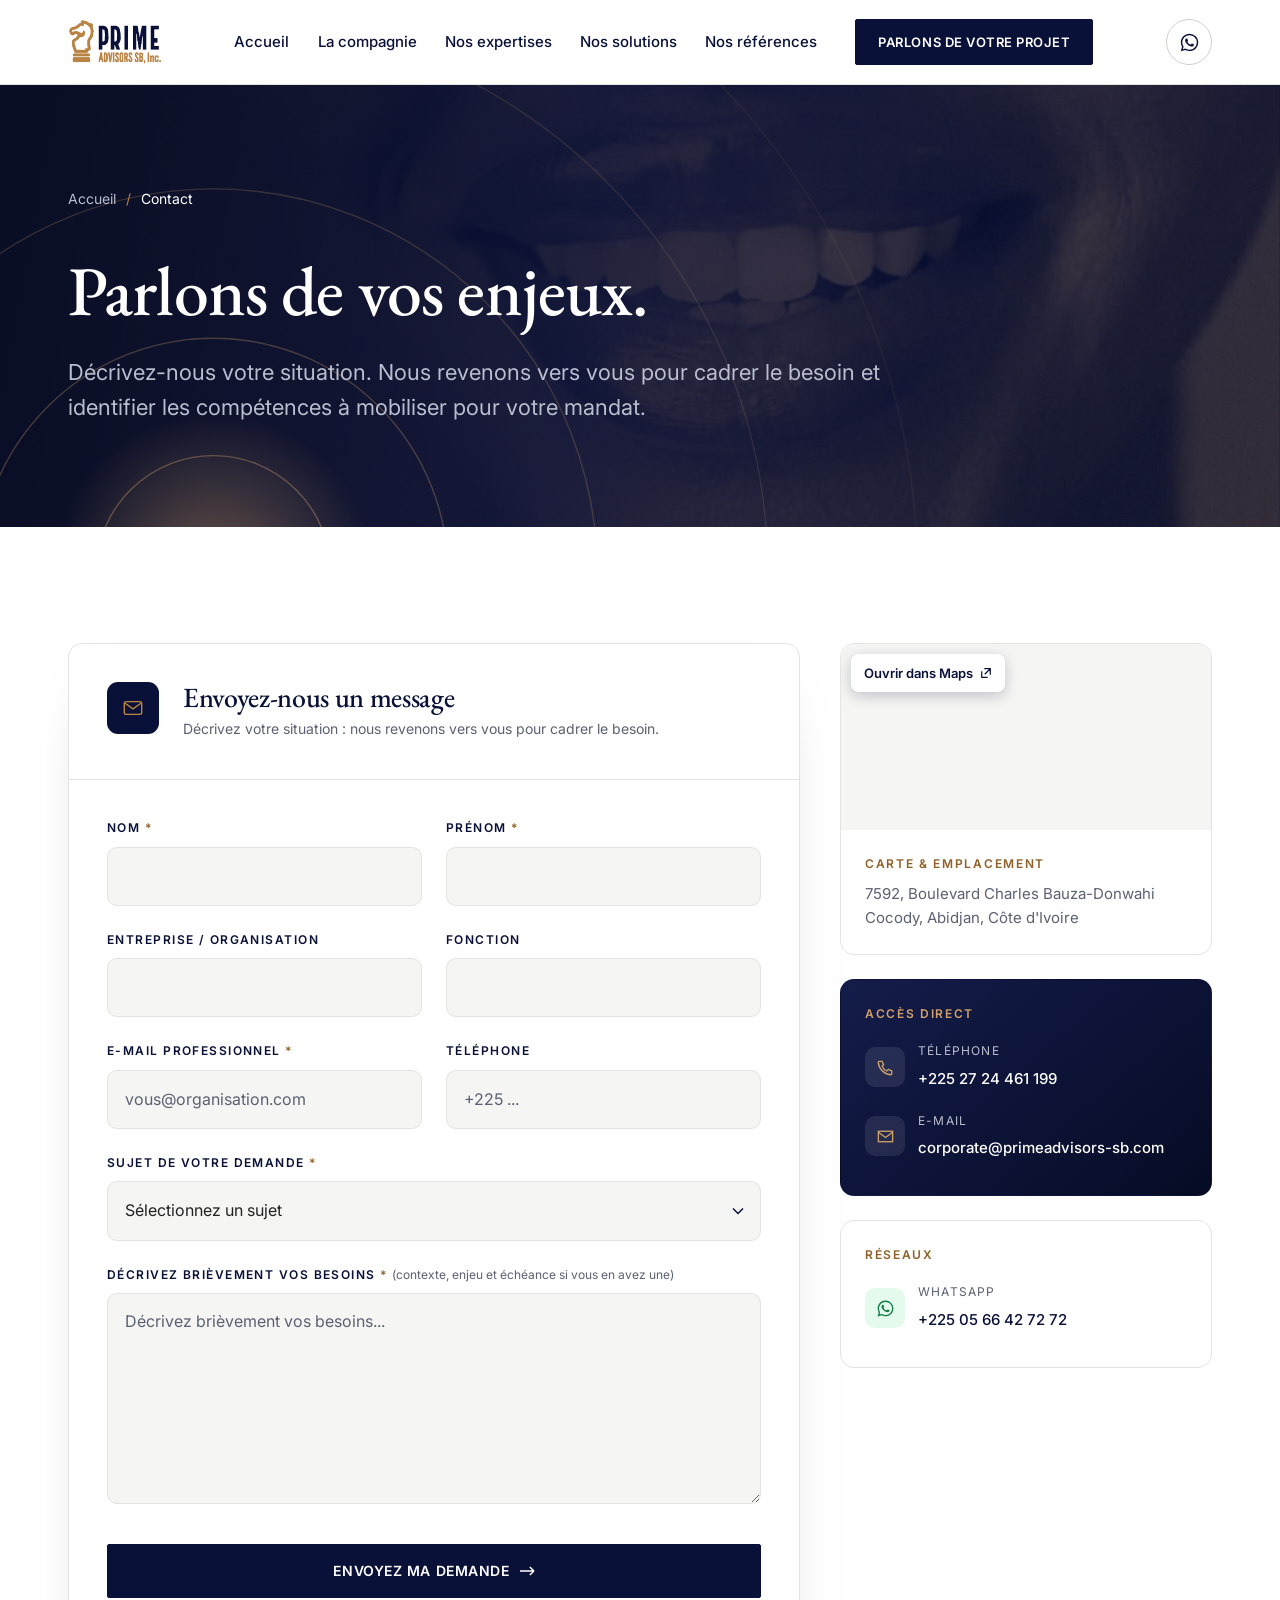
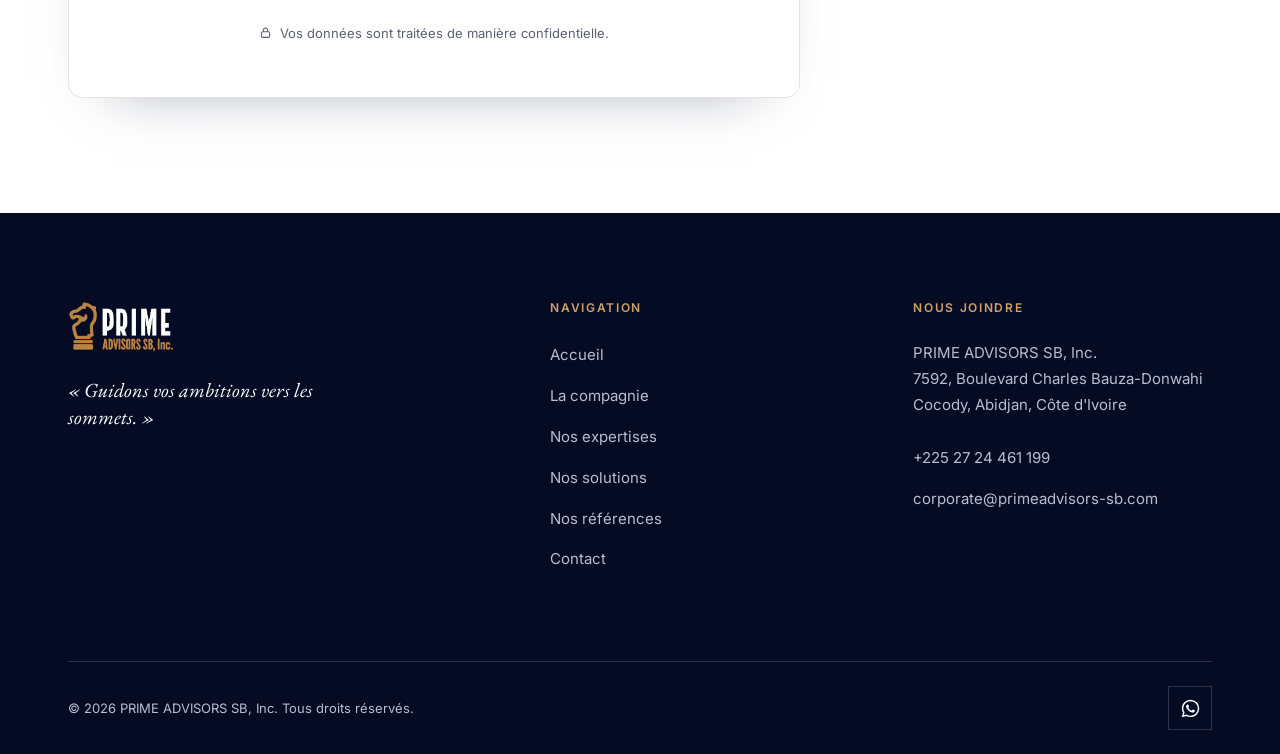
<file: contact.html>
<!DOCTYPE html>
<html lang="fr">
<head>
<meta charset="utf-8">
<meta name="viewport" content="width=device-width, initial-scale=1">
<title>Contact | PRIME ADVISORS SB, Inc.</title>
<meta name="description" content="Contactez PRIME ADVISORS SB, Inc. : 7592 Boulevard Charles Bauza-Donwahi, Cocody, Abidjan, Côte d'Ivoire. Téléphone +225 27 24 461 199.">
<link rel="canonical" href="https://www.primeadvisors-sb.com/contact.html">
<meta name="theme-color" content="#0A1138">

<meta property="og:type" content="website">
<meta property="og:locale" content="fr_FR">
<meta property="og:site_name" content="PRIME ADVISORS SB, Inc.">
<meta property="og:title" content="Contact | PRIME ADVISORS SB, Inc.">
<meta property="og:description" content="Parlons de vos enjeux et construisons ensemble les prochaines étapes.">
<meta property="og:url" content="https://www.primeadvisors-sb.com/contact.html">
<meta property="og:image" content="https://www.primeadvisors-sb.com/assets/img/logo-full-dark.png">

<link rel="icon" href="assets/img/favicon.png" type="image/png" sizes="180x180">
<link rel="apple-touch-icon" href="assets/img/favicon.png">

<link rel="preconnect" href="https://fonts.googleapis.com">
<link rel="preconnect" href="https://fonts.gstatic.com" crossorigin>
<link rel="stylesheet" href="https://fonts.googleapis.com/css2?family=EB+Garamond:ital,wght@0,400;0,500;0,600;1,400;1,500&family=Inter:wght@300;400;500;600;700&display=swap">
<link rel="stylesheet" href="assets/css/style.css">
<script>document.documentElement.className += ' js';</script>

<script type="application/ld+json">
{
  "@context": "https://schema.org",
  "@type": "ContactPage",
  "name": "Contact | PRIME ADVISORS SB, Inc.",
  "url": "https://www.primeadvisors-sb.com/contact.html",
  "mainEntity": {
    "@type": "ProfessionalService",
    "name": "PRIME ADVISORS SB, Inc.",
    "telephone": "+225 27 24 461 199",
    "email": "corporate@primeadvisors-sb.com",
    "address": {
      "@type": "PostalAddress",
      "streetAddress": "7592, Boulevard Charles Bauza-Donwahi",
      "addressLocality": "Cocody, Abidjan",
      "addressCountry": "CI"
    }
  }
}
</script>
</head>
<body>

<a class="skip-link" href="#main">Aller au contenu principal</a>

<header class="site-header">
  <div class="container site-header__inner">
    <a class="brand" href="index.html" aria-label="PRIME ADVISORS SB, Inc., accueil">
      <img src="assets/img/logo-dark.png" alt="PRIME ADVISORS SB, Inc." width="697" height="342">
    </a>

    <div class="site-nav" id="site-nav">
      <nav class="nav" aria-label="Navigation principale">
        <a class="nav__link" href="index.html">Accueil</a>
        <a class="nav__link" href="la-compagnie.html">La compagnie</a>
        <a class="nav__link" href="nos-expertises.html">Nos expertises</a>
        <a class="nav__link" href="nos-solutions.html">Nos solutions</a>
        <a class="nav__link" href="nos-references.html">Nos références</a>
      </nav>
      <div class="header-cta">
        <a class="btn btn--primary btn--sm" href="#formulaire">Parlons de votre projet</a>
      </div>
      <div class="nav-mobile-contact">
        <a href="https://wa.me/2250566427272" target="_blank" rel="noopener noreferrer">WhatsApp : +225 05 66 42 72 72</a>
        <a href="tel:+2252724461199">+225 27 24 461 199</a>
        <a href="mailto:corporate@primeadvisors-sb.com">corporate@primeadvisors-sb.com</a>
        <span>Cocody, Abidjan, Côte d'Ivoire</span>
      </div>
    </div>

    <div class="header-actions">
      <a class="wa-btn" href="https://wa.me/2250566427272" target="_blank" rel="noopener noreferrer"
         aria-label="Écrire à PRIME ADVISORS sur WhatsApp (nouvel onglet)">
        <svg viewBox="0 0 24 24" fill="currentColor" aria-hidden="true"><path d="M12.04 2C6.58 2 2.13 6.45 2.13 11.91c0 1.75.46 3.45 1.32 4.95L2 22l5.25-1.38a9.9 9.9 0 0 0 4.79 1.22h.01c5.46 0 9.91-4.45 9.91-9.91 0-2.65-1.03-5.14-2.9-7.01A9.82 9.82 0 0 0 12.04 2Zm0 18.15h-.01a8.2 8.2 0 0 1-4.19-1.15l-.3-.18-3.12.82.83-3.04-.2-.31a8.16 8.16 0 0 1-1.26-4.38c0-4.54 3.7-8.24 8.25-8.24a8.2 8.2 0 0 1 8.24 8.25c0 4.54-3.7 8.23-8.24 8.23Zm4.52-6.16c-.25-.12-1.47-.72-1.69-.81-.23-.08-.39-.12-.56.13-.16.24-.64.8-.79.97-.14.16-.29.19-.54.06-.25-.12-1.05-.39-1.99-1.23-.74-.66-1.23-1.47-1.38-1.72-.14-.25-.01-.38.11-.5.11-.11.25-.29.37-.43.13-.15.17-.25.25-.41.08-.17.04-.31-.02-.43-.06-.12-.56-1.34-.76-1.84-.2-.48-.41-.42-.56-.43h-.48c-.17 0-.43.06-.66.31-.23.25-.86.85-.86 2.07 0 1.22.89 2.4 1.01 2.56.12.17 1.75 2.67 4.23 3.74.59.26 1.05.41 1.41.52.59.19 1.13.16 1.56.1.48-.07 1.47-.6 1.67-1.18.21-.58.21-1.07.15-1.18-.06-.11-.23-.17-.48-.29Z"/></svg>
      </a>
      <button class="nav-toggle" type="button" aria-expanded="false" aria-controls="site-nav" aria-label="Ouvrir le menu">
        <span class="nav-toggle__bars" aria-hidden="true"><span></span><span></span><span></span></span>
      </button>
    </div>
  </div>
</header>

<main id="main">

  <section class="page-hero page-hero--visual page-hero--portrait">
    <img class="page-hero__bg" data-parallax="0.05" src="assets/img/img-contact.webp" alt=""
         width="1400" height="790" fetchpriority="high" decoding="async">
    <svg class="waves" viewBox="0 0 1200 700" preserveAspectRatio="xMidYMid slice"
         aria-hidden="true" focusable="false">
      <defs>
        <radialGradient id="wglow-contact-1">
          <stop offset="0" stop-color="#CFA06A" stop-opacity=".45"/>
          <stop offset="1" stop-color="#CFA06A" stop-opacity="0"/>
        </radialGradient>
      </defs>
      <circle class="waves__core" cx="200" cy="600" r="150" fill="url(#wglow-contact-1)"/>
      <g>
        <circle class="waves__ring" cx="200" cy="600" r="200" vector-effect="non-scaling-stroke"/>
        <circle class="waves__ring" cx="200" cy="600" r="200" vector-effect="non-scaling-stroke"/>
        <circle class="waves__ring" cx="200" cy="600" r="200" vector-effect="non-scaling-stroke"/>
        <circle class="waves__ring" cx="200" cy="600" r="200" vector-effect="non-scaling-stroke"/>
        <circle class="waves__ring" cx="200" cy="600" r="200" vector-effect="non-scaling-stroke"/>
      </g>
    </svg>
    <div class="container">
      <nav class="breadcrumb" aria-label="Fil d'Ariane">
        <a href="index.html">Accueil</a>
        <span aria-hidden="true">/</span>
        <span aria-current="page">Contact</span>
      </nav>
      <h1>Parlons de vos enjeux.</h1>
      <p>
        Décrivez-nous votre situation. Nous revenons vers vous pour cadrer le besoin et identifier
        les compétences à mobiliser pour votre mandat.
      </p>
    </div>
  </section>

  <section class="section">
    <div class="container contact-layout">

      <!-- ==================== PANNEAU FORMULAIRE ==================== -->
      <div class="panel reveal" id="formulaire" style="scroll-margin-top:calc(var(--header-h) + 24px)">
        <div class="panel__head">
          <span class="panel__icon" aria-hidden="true">
            <svg width="22" height="22" viewBox="0 0 24 24" fill="none">
              <rect x="2.5" y="5" width="19" height="14" rx="2" stroke="currentColor" stroke-width="1.5"/>
              <path d="m3 6.5 9 6.5 9-6.5" stroke="currentColor" stroke-width="1.5"/>
            </svg>
          </span>
          <div>
            <h2>Envoyez-nous un message</h2>
            <p>Décrivez votre situation : nous revenons vers vous pour cadrer le besoin.</p>
          </div>
        </div>

        <div class="panel__body">
          <div class="form-error-summary" id="form-error-summary" tabindex="-1" role="alert" aria-labelledby="form-error-title">
            <h2 id="form-error-title">Votre demande n'a pas pu être envoyée</h2>
            <ul></ul>
          </div>

          <form id="contact-form" novalidate
                data-endpoint=""
                data-mailto="mailto:contact@primeadvisors-sb.com"
                data-public-email="corporate@primeadvisors-sb.com">

            <div class="form-grid">
            <div class="field">
              <label for="nom">Nom <span class="req" aria-hidden="true">*</span></label>
              <input type="text" id="nom" name="nom" data-label="Nom" autocomplete="family-name" required>
              <p class="field__error" id="nom-error"></p>
            </div>

            <div class="field">
              <label for="prenom">Prénom <span class="req" aria-hidden="true">*</span></label>
              <input type="text" id="prenom" name="prenom" data-label="Prénom" autocomplete="given-name" required>
              <p class="field__error" id="prenom-error"></p>
            </div>

            <div class="field">
              <label for="entreprise">Entreprise / Organisation</label>
              <input type="text" id="entreprise" name="entreprise" data-label="Entreprise / Organisation" autocomplete="organization">
              <p class="field__error" id="entreprise-error"></p>
            </div>

            <div class="field">
              <label for="fonction">Fonction</label>
              <input type="text" id="fonction" name="fonction" data-label="Fonction" autocomplete="organization-title">
              <p class="field__error" id="fonction-error"></p>
            </div>

            <div class="field">
              <label for="email">E-mail professionnel <span class="req" aria-hidden="true">*</span></label>
              <input type="email" id="email" name="email" data-label="E-mail professionnel" autocomplete="email" inputmode="email" placeholder="vous@organisation.com" required>
              <p class="field__error" id="email-error"></p>
            </div>

            <div class="field">
              <label for="telephone">Téléphone</label>
              <input type="tel" id="telephone" name="telephone" data-label="Téléphone" autocomplete="tel" inputmode="tel" placeholder="+225 ...">
              <p class="field__error" id="telephone-error"></p>
            </div>

              <div class="field field--full">
                <label for="objet">Sujet de votre demande <span class="req" aria-hidden="true">*</span></label>
                <select id="objet" name="objet" data-label="Sujet de votre demande" required>
                  <option value="" selected disabled>Sélectionnez un sujet</option>
                <option value="conseil-strategique">Conseil stratégique</option>
                <option value="gouvernance">Gouvernance</option>
                <option value="developpement-economique">Développement économique</option>
                <option value="transformation-numerique">Transformation numérique</option>
                <option value="intelligence-artificielle">Intelligence artificielle</option>
                <option value="gestion-de-projet">Gestion de projet</option>
                <option value="formation">Formation</option>
                <option value="partenariat">Partenariat</option>
                <option value="autre">Autre</option>
                </select>
                <p class="field__error" id="objet-error"></p>
              </div>

              <div class="field field--full">
                <label for="message">
                  Décrivez brièvement vos besoins <span class="req" aria-hidden="true">*</span>
                  <span class="hint">(contexte, enjeu et échéance si vous en avez une)</span>
                </label>
                <textarea id="message" name="message" data-label="Message" rows="7"
                          placeholder="Décrivez brièvement vos besoins..." required></textarea>
                <p class="field__error" id="message-error"></p>
              </div>
            </div>

            <button class="btn btn--primary btn--block" type="submit" style="margin-top:var(--space-lg)">
              Envoyez ma demande
              <svg width="15" height="10" viewBox="0 0 15 10" fill="none" aria-hidden="true"><path d="M9.8 1 14 5m0 0-4.2 4M14 5H0" stroke="currentColor" stroke-width="1.4"/></svg>
            </button>

            <p class="form-consent" style="text-align:center;display:flex;align-items:center;justify-content:center;gap:8px">
              <svg width="13" height="13" viewBox="0 0 16 16" fill="none" aria-hidden="true" style="flex:none">
                <rect x="3" y="7" width="10" height="7" rx="1.4" stroke="currentColor" stroke-width="1.3"/>
                <path d="M5.5 7V5a2.5 2.5 0 0 1 5 0v2" stroke="currentColor" stroke-width="1.3"/>
              </svg>
              Vos données sont traitées de manière confidentielle.
            </p>

            <div class="form-status" id="form-status" aria-live="polite"></div>
          </form>
        </div>
      </div>

      <!-- ==================== COLONNE LATÉRALE ==================== -->
      <aside class="side-stack reveal">

        <div class="side-card">
          <div class="map-mini">
            <iframe
              title="Plan d'accès : 7592, Boulevard Charles Bauza-Donwahi, Cocody, Abidjan"
              src="https://www.google.com/maps?q=7592%20Boulevard%20Charles%20Bauza-Donwahi%2C%20Cocody%2C%20Abidjan%2C%20C%C3%B4te%20d%27Ivoire&output=embed"
              loading="lazy"
              referrerpolicy="no-referrer-when-downgrade"
              allowfullscreen></iframe>
            <a class="map-mini__btn"
               href="https://www.google.com/maps/search/?api=1&query=7592%20Boulevard%20Charles%20Bauza-Donwahi%2C%20Cocody%2C%20Abidjan%2C%20C%C3%B4te%20d%27Ivoire"
               target="_blank" rel="noopener noreferrer">
              Ouvrir dans Maps
              <svg width="12" height="12" viewBox="0 0 14 14" fill="none" aria-hidden="true"><path d="M5 2h7v7M12 2 5.5 8.5M9 12H2V5" stroke="currentColor" stroke-width="1.4"/></svg>
            </a>
          </div>
          <div class="side-card__body">
            <p class="side-card__label">Carte &amp; emplacement</p>
            <address>
              7592, Boulevard Charles Bauza-Donwahi<br>
              Cocody, Abidjan, Côte d'Ivoire
            </address>
          </div>
        </div>

        <div class="side-card side-card--invert">
          <div class="side-card__body">
            <p class="side-card__label">Accès direct</p>
            <a class="access-row" href="tel:+2252724461199">
              <span class="access-row__icon" aria-hidden="true">
                <svg viewBox="0 0 20 20" fill="none"><path d="M6.4 3.5 8 7l-1.7 1.6a11 11 0 0 0 5.1 5.1L13 12l3.5 1.6v3a1 1 0 0 1-1.1 1C8.5 17.1 2.9 11.5 2.4 4.6a1 1 0 0 1 1-1.1h3Z" stroke="currentColor" stroke-width="1.4" stroke-linejoin="round"/></svg>
              </span>
              <span>
                <span class="access-row__label">Téléphone</span>
                <span class="access-row__value">+225 27 24 461 199</span>
              </span>
            </a>
            <a class="access-row" href="mailto:corporate@primeadvisors-sb.com">
              <span class="access-row__icon" aria-hidden="true">
                <svg viewBox="0 0 20 20" fill="none"><rect x="2.5" y="4.5" width="15" height="11" stroke="currentColor" stroke-width="1.4"/><path d="m2.5 5.5 7.5 5.5 7.5-5.5" stroke="currentColor" stroke-width="1.4"/></svg>
              </span>
              <span>
                <span class="access-row__label">E-mail</span>
                <span class="access-row__value">corporate@primeadvisors-sb.com</span>
              </span>
            </a>
          </div>
        </div>

        <div class="side-card">
          <div class="side-card__body">
            <p class="side-card__label">Réseaux</p>
            <a class="access-row access-row--wa" href="https://wa.me/2250566427272" target="_blank" rel="noopener noreferrer">
              <span class="access-row__icon" aria-hidden="true">
                <svg viewBox="0 0 24 24" fill="currentColor"><path d="M12.04 2C6.58 2 2.13 6.45 2.13 11.91c0 1.75.46 3.45 1.32 4.95L2 22l5.25-1.38a9.9 9.9 0 0 0 4.79 1.22h.01c5.46 0 9.91-4.45 9.91-9.91 0-2.65-1.03-5.14-2.9-7.01A9.82 9.82 0 0 0 12.04 2Zm0 18.15h-.01a8.2 8.2 0 0 1-4.19-1.15l-.3-.18-3.12.82.83-3.04-.2-.31a8.16 8.16 0 0 1-1.26-4.38c0-4.54 3.7-8.24 8.25-8.24a8.2 8.2 0 0 1 8.24 8.25c0 4.54-3.7 8.23-8.24 8.23Zm4.52-6.16c-.25-.12-1.47-.72-1.69-.81-.23-.08-.39-.12-.56.13-.16.24-.64.8-.79.97-.14.16-.29.19-.54.06-.25-.12-1.05-.39-1.99-1.23-.74-.66-1.23-1.47-1.38-1.72-.14-.25-.01-.38.11-.5.11-.11.25-.29.37-.43.13-.15.17-.25.25-.41.08-.17.04-.31-.02-.43-.06-.12-.56-1.34-.76-1.84-.2-.48-.41-.42-.56-.43h-.48c-.17 0-.43.06-.66.31-.23.25-.86.85-.86 2.07 0 1.22.89 2.4 1.01 2.56.12.17 1.75 2.67 4.23 3.74.59.26 1.05.41 1.41.52.59.19 1.13.16 1.56.1.48-.07 1.47-.6 1.67-1.18.21-.58.21-1.07.15-1.18-.06-.11-.23-.17-.48-.29Z"/></svg>
              </span>
              <span>
                <span class="access-row__label">WhatsApp</span>
                <span class="access-row__value">+225 05 66 42 72 72</span>
              </span>
            </a>
          </div>
        </div>

      </aside>

    </div>
  </section>

</main>

<footer class="site-footer">
  <div class="container">
    <div class="site-footer__top">
      <div class="site-footer__brand">
        <img src="assets/img/logo-light.png" alt="PRIME ADVISORS SB, Inc." width="697" height="342" loading="lazy">
        <p class="site-footer__slogan">« Guidons vos ambitions vers les sommets. »</p>
      </div>
      <nav aria-label="Navigation de pied de page">
        <h3>Navigation</h3>
        <ul>
          <li><a href="index.html">Accueil</a></li>
          <li><a href="la-compagnie.html">La compagnie</a></li>
          <li><a href="nos-expertises.html">Nos expertises</a></li>
          <li><a href="nos-solutions.html">Nos solutions</a></li>
          <li><a href="nos-references.html">Nos références</a></li>
          <li><a href="contact.html">Contact</a></li>
        </ul>
      </nav>
      <div>
        <h3>Nous joindre</h3>
        <address>
          PRIME ADVISORS SB, Inc.<br>
          7592, Boulevard Charles Bauza-Donwahi<br>
          Cocody, Abidjan, Côte d'Ivoire
        </address>
        <ul style="margin-top:var(--space-md)">
          <li><a href="tel:+2252724461199">+225 27 24 461 199</a></li>
          <li><a href="mailto:corporate@primeadvisors-sb.com">corporate@primeadvisors-sb.com</a></li>
        </ul>
      </div>
    </div>
    <div class="site-footer__bottom">
      <p style="margin:0">&copy; <span data-current-year>2026</span> PRIME ADVISORS SB, Inc. Tous droits réservés.</p>

      <div class="site-footer__social">
        <a class="wa-btn" href="https://wa.me/2250566427272" target="_blank" rel="noopener noreferrer"
           aria-label="Écrire à PRIME ADVISORS sur WhatsApp (nouvel onglet)">
          <svg viewBox="0 0 24 24" fill="currentColor" aria-hidden="true"><path d="M12.04 2C6.58 2 2.13 6.45 2.13 11.91c0 1.75.46 3.45 1.32 4.95L2 22l5.25-1.38a9.9 9.9 0 0 0 4.79 1.22h.01c5.46 0 9.91-4.45 9.91-9.91 0-2.65-1.03-5.14-2.9-7.01A9.82 9.82 0 0 0 12.04 2Zm0 18.15h-.01a8.2 8.2 0 0 1-4.19-1.15l-.3-.18-3.12.82.83-3.04-.2-.31a8.16 8.16 0 0 1-1.26-4.38c0-4.54 3.7-8.24 8.25-8.24a8.2 8.2 0 0 1 8.24 8.25c0 4.54-3.7 8.23-8.24 8.23Zm4.52-6.16c-.25-.12-1.47-.72-1.69-.81-.23-.08-.39-.12-.56.13-.16.24-.64.8-.79.97-.14.16-.29.19-.54.06-.25-.12-1.05-.39-1.99-1.23-.74-.66-1.23-1.47-1.38-1.72-.14-.25-.01-.38.11-.5.11-.11.25-.29.37-.43.13-.15.17-.25.25-.41.08-.17.04-.31-.02-.43-.06-.12-.56-1.34-.76-1.84-.2-.48-.41-.42-.56-.43h-.48c-.17 0-.43.06-.66.31-.23.25-.86.85-.86 2.07 0 1.22.89 2.4 1.01 2.56.12.17 1.75 2.67 4.23 3.74.59.26 1.05.41 1.41.52.59.19 1.13.16 1.56.1.48-.07 1.47-.6 1.67-1.18.21-.58.21-1.07.15-1.18-.06-.11-.23-.17-.48-.29Z"/></svg>
        </a>
      </div>
    </div>
  </div>
</footer>

<script src="assets/js/main.js" defer></script>
</body>
</html>
</file>
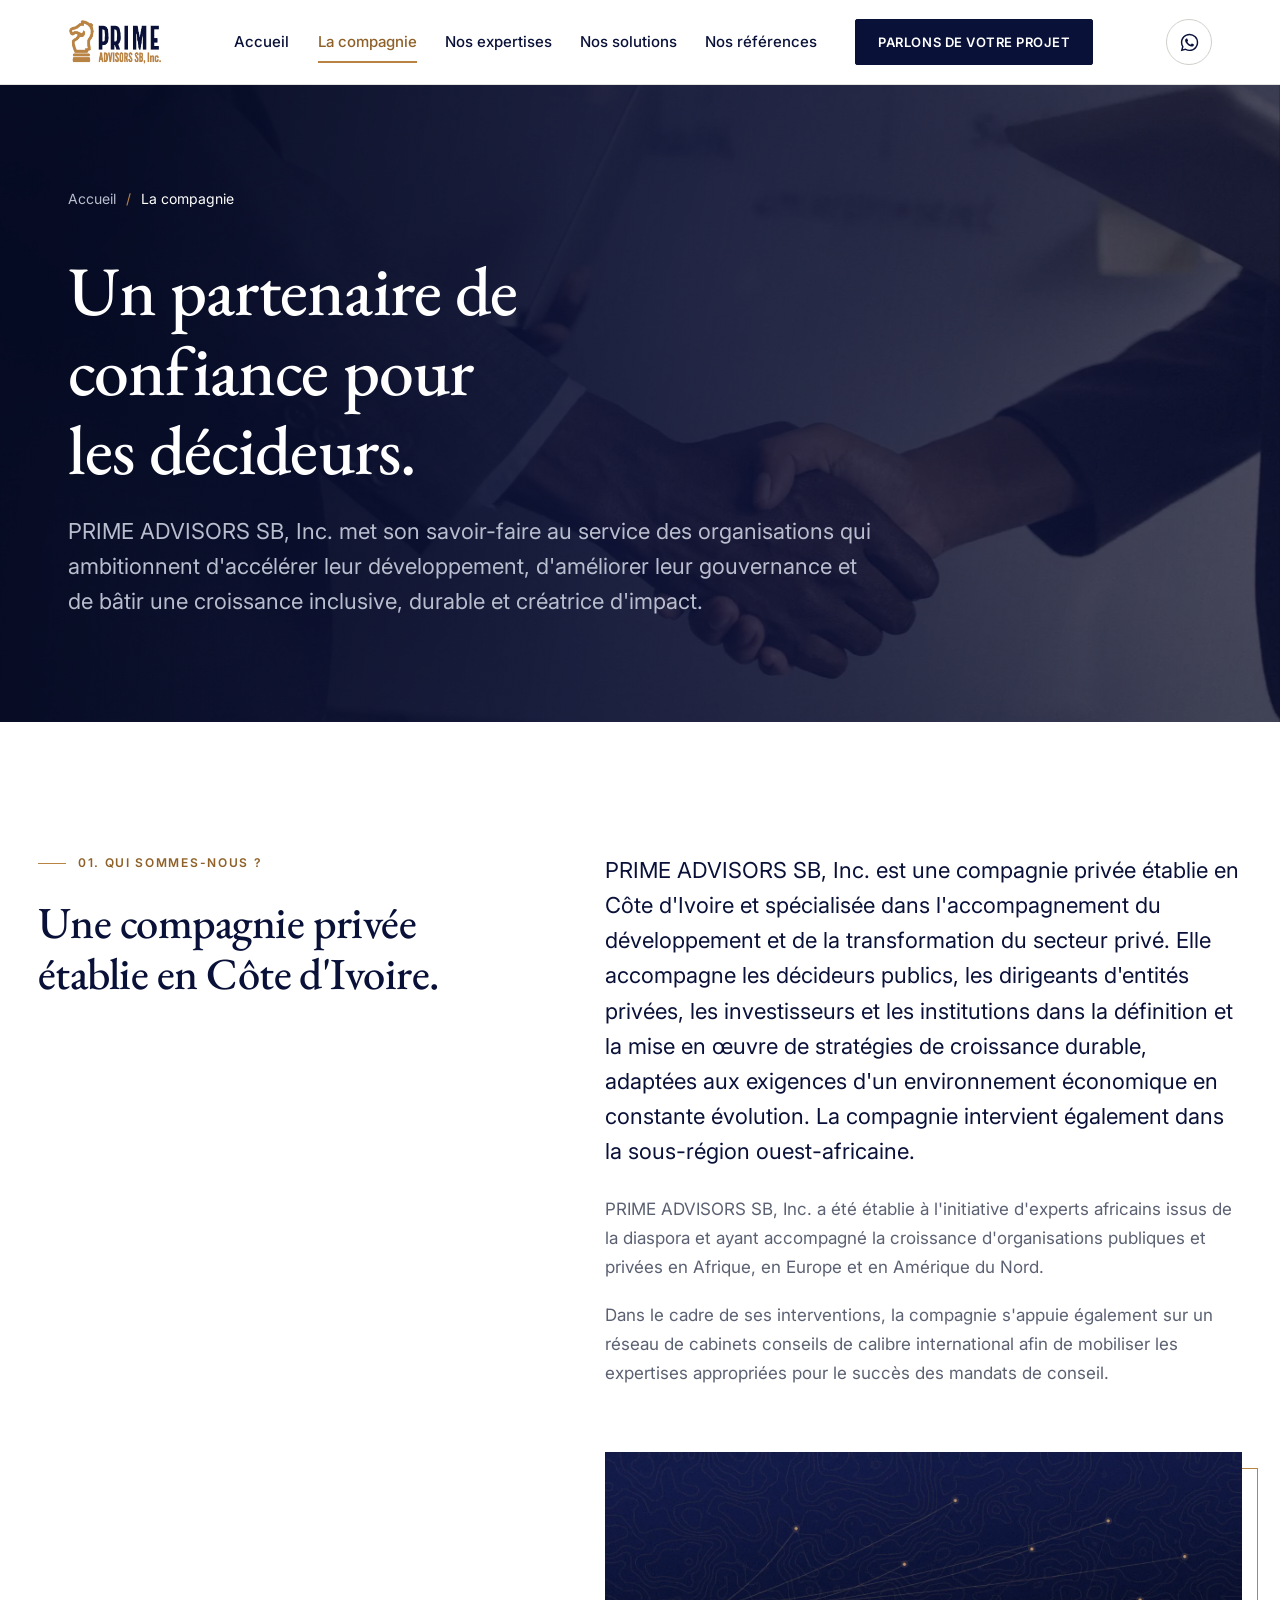
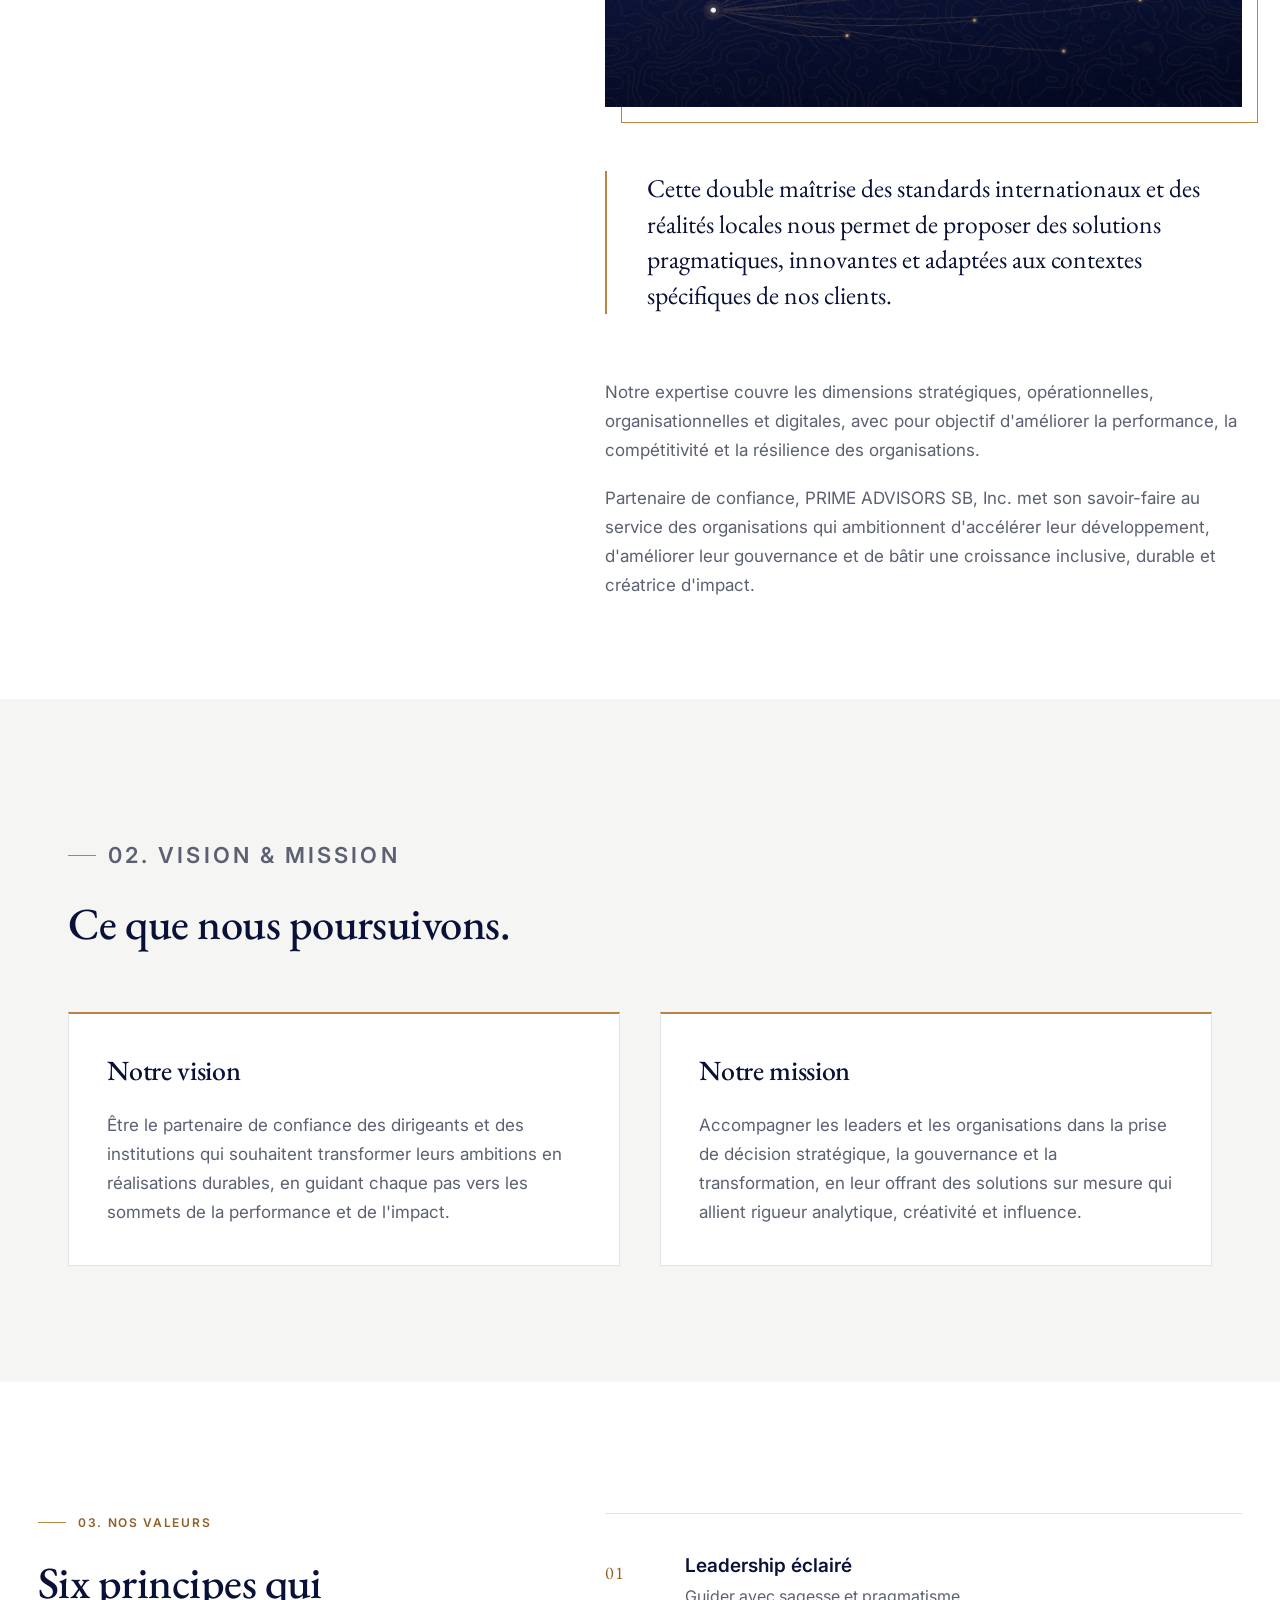
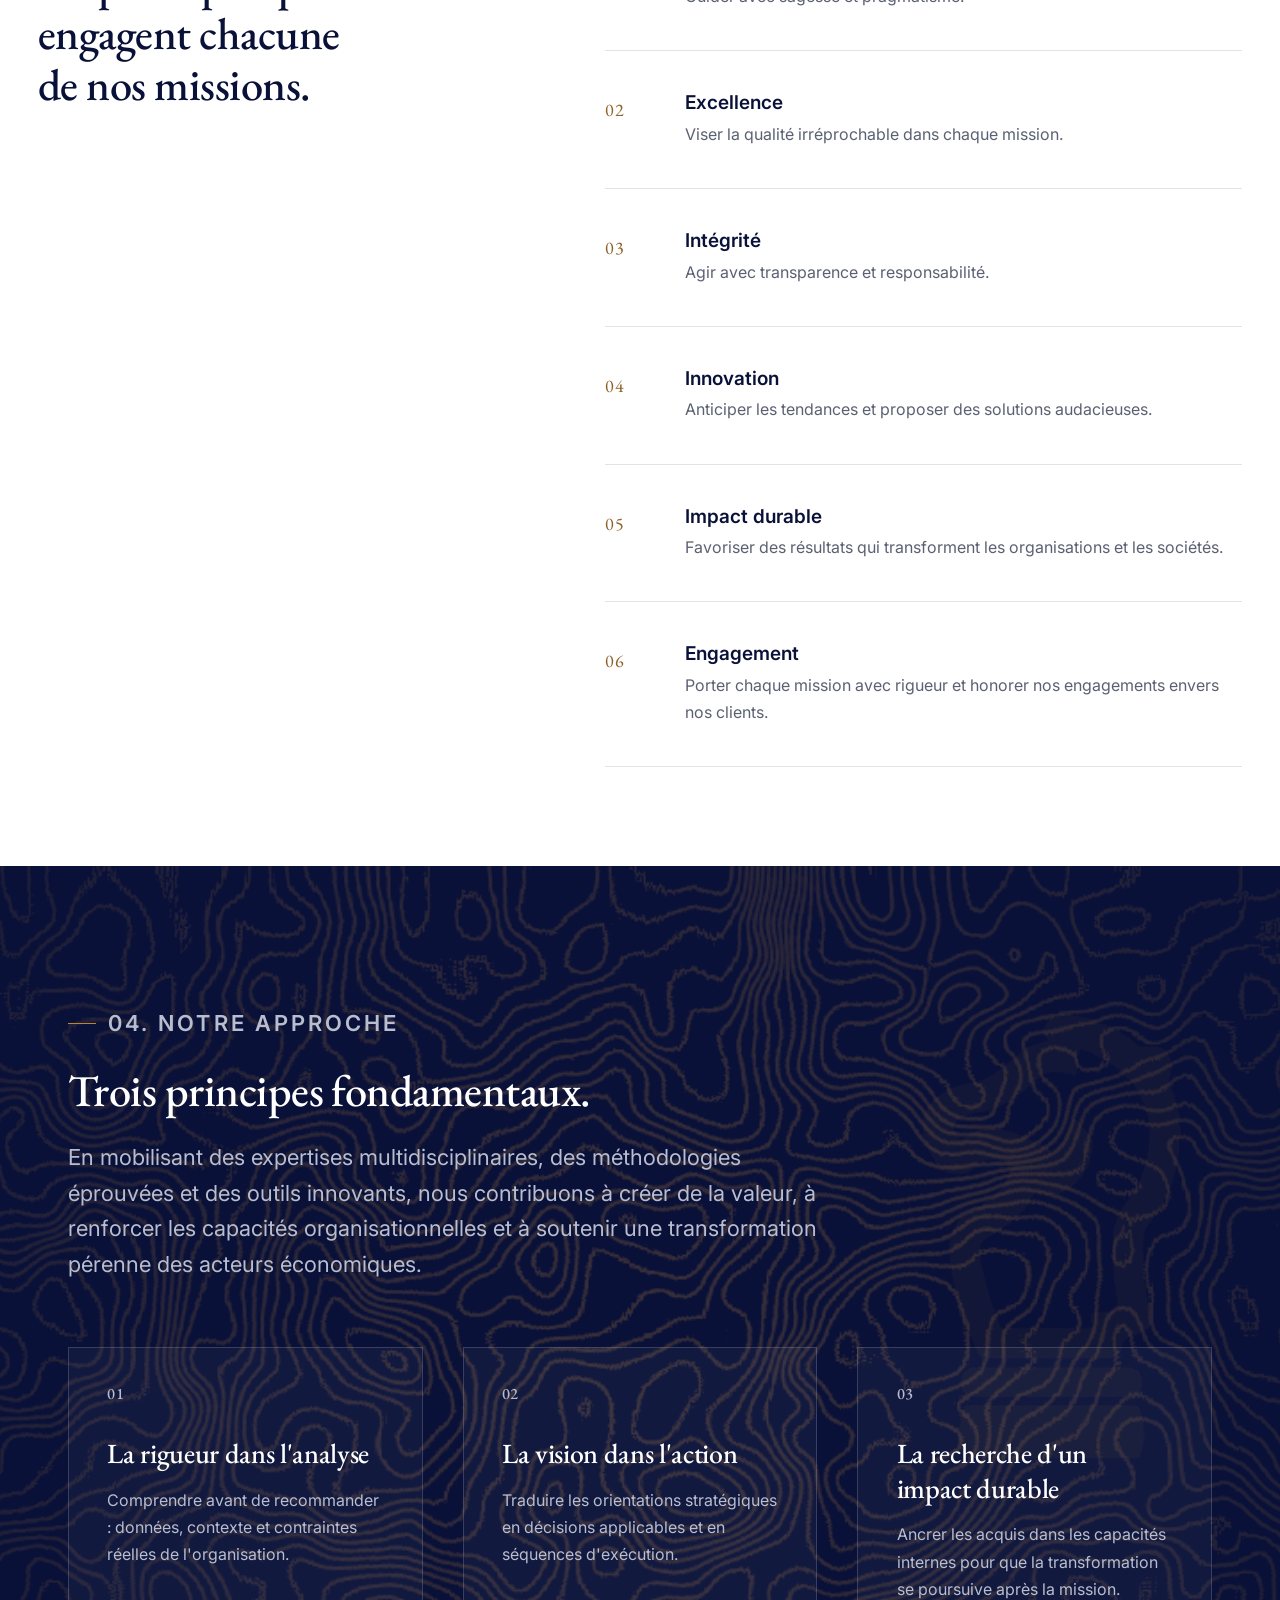
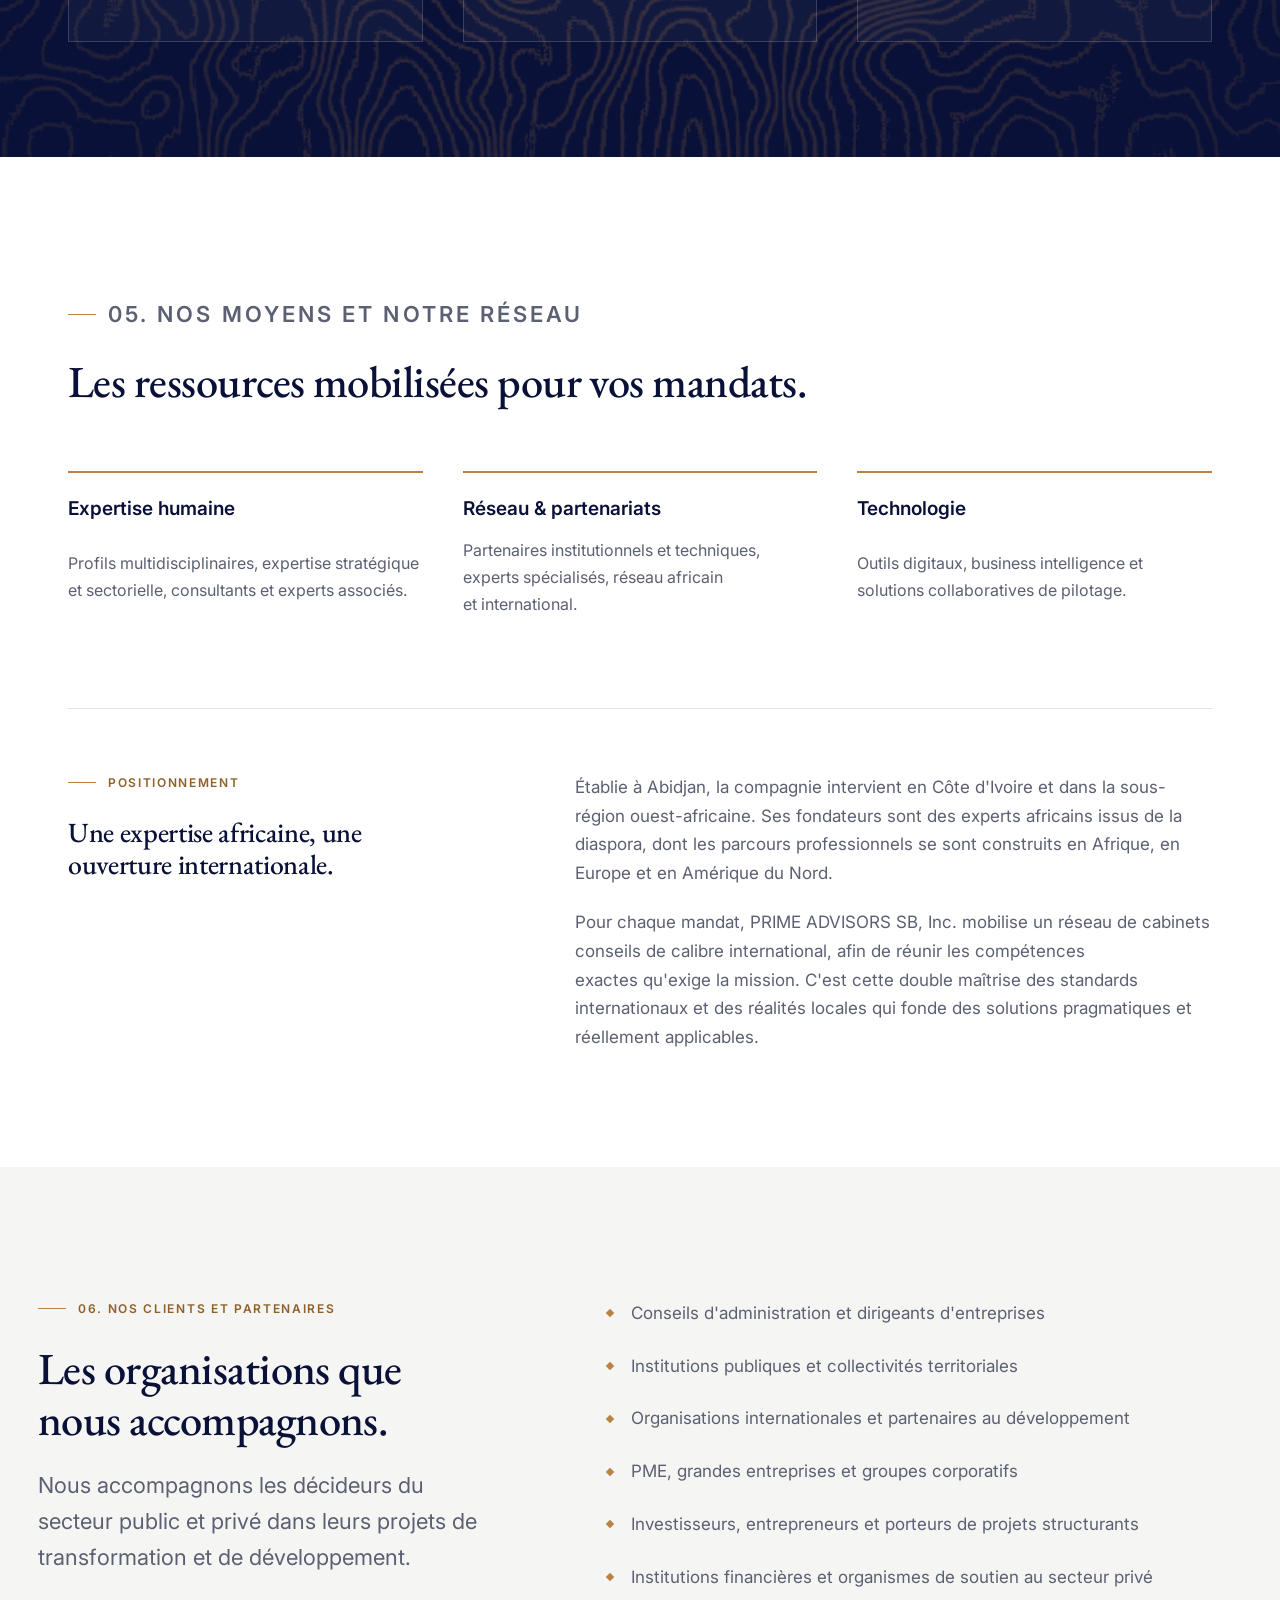
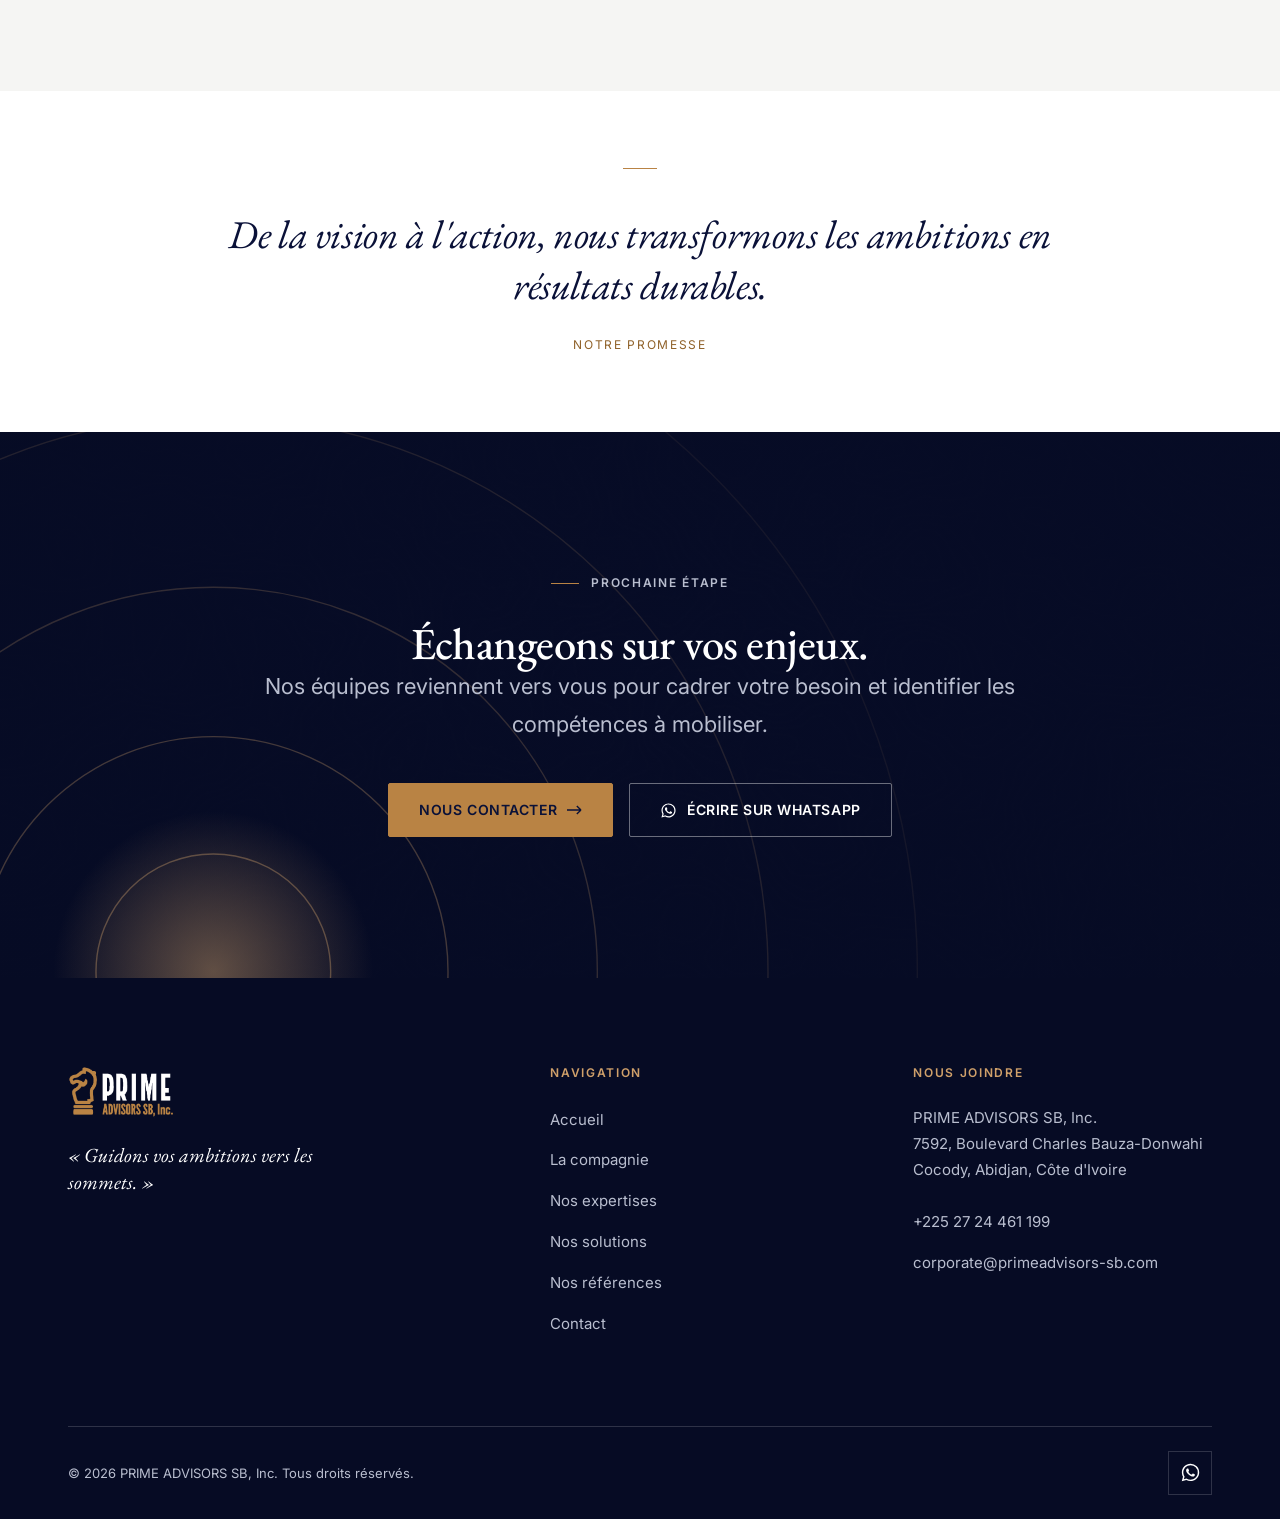
<file: la-compagnie.html>
<!DOCTYPE html>
<html lang="fr">
<head>
<meta charset="utf-8">
<meta name="viewport" content="width=device-width, initial-scale=1">
<title>La compagnie | PRIME ADVISORS SB, Inc.</title>
<meta name="description" content="Vision, mission, valeurs, approche et réseau de PRIME ADVISORS SB, Inc., compagnie de conseil établie en Côte d'Ivoire et intervenant en Afrique de l'Ouest.">
<link rel="canonical" href="https://www.primeadvisors-sb.com/la-compagnie.html">
<meta name="theme-color" content="#0A1138">

<meta property="og:type" content="website">
<meta property="og:locale" content="fr_FR">
<meta property="og:site_name" content="PRIME ADVISORS SB, Inc.">
<meta property="og:title" content="La compagnie | PRIME ADVISORS SB, Inc.">
<meta property="og:description" content="Vision, mission, valeurs, approche et réseau de PRIME ADVISORS SB, Inc.">
<meta property="og:url" content="https://www.primeadvisors-sb.com/la-compagnie.html">
<meta property="og:image" content="https://www.primeadvisors-sb.com/assets/img/logo-full-dark.png">

<link rel="icon" href="assets/img/favicon.png" type="image/png" sizes="180x180">
<link rel="apple-touch-icon" href="assets/img/favicon.png">

<link rel="preconnect" href="https://fonts.googleapis.com">
<link rel="preconnect" href="https://fonts.gstatic.com" crossorigin>
<link rel="stylesheet" href="https://fonts.googleapis.com/css2?family=EB+Garamond:ital,wght@0,400;0,500;0,600;1,400;1,500&family=Inter:wght@300;400;500;600;700&display=swap">
<link rel="stylesheet" href="assets/css/style.css">
<script>document.documentElement.className += ' js';</script>
</head>
<body>

<a class="skip-link" href="#main">Aller au contenu principal</a>

<header class="site-header">
  <div class="container site-header__inner">
    <a class="brand" href="index.html" aria-label="PRIME ADVISORS SB, Inc., accueil">
      <img src="assets/img/logo-dark.png" alt="PRIME ADVISORS SB, Inc." width="697" height="342">
    </a>

    <div class="site-nav" id="site-nav">
      <nav class="nav" aria-label="Navigation principale">
        <a class="nav__link" href="index.html">Accueil</a>
        <a class="nav__link" href="la-compagnie.html" aria-current="page">La compagnie</a>
        <a class="nav__link" href="nos-expertises.html">Nos expertises</a>
        <a class="nav__link" href="nos-solutions.html">Nos solutions</a>
        <a class="nav__link" href="nos-references.html">Nos références</a>
      </nav>
      <div class="header-cta">
        <a class="btn btn--primary btn--sm" href="contact.html">Parlons de votre projet</a>
      </div>
      <div class="nav-mobile-contact">
        <a href="https://wa.me/2250566427272" target="_blank" rel="noopener noreferrer">WhatsApp : +225 05 66 42 72 72</a>
        <a href="tel:+2252724461199">+225 27 24 461 199</a>
        <a href="mailto:corporate@primeadvisors-sb.com">corporate@primeadvisors-sb.com</a>
        <span>Cocody, Abidjan, Côte d'Ivoire</span>
      </div>
    </div>

    <div class="header-actions">
      <a class="wa-btn" href="https://wa.me/2250566427272" target="_blank" rel="noopener noreferrer"
         aria-label="Écrire à PRIME ADVISORS sur WhatsApp (nouvel onglet)">
        <svg viewBox="0 0 24 24" fill="currentColor" aria-hidden="true"><path d="M12.04 2C6.58 2 2.13 6.45 2.13 11.91c0 1.75.46 3.45 1.32 4.95L2 22l5.25-1.38a9.9 9.9 0 0 0 4.79 1.22h.01c5.46 0 9.91-4.45 9.91-9.91 0-2.65-1.03-5.14-2.9-7.01A9.82 9.82 0 0 0 12.04 2Zm0 18.15h-.01a8.2 8.2 0 0 1-4.19-1.15l-.3-.18-3.12.82.83-3.04-.2-.31a8.16 8.16 0 0 1-1.26-4.38c0-4.54 3.7-8.24 8.25-8.24a8.2 8.2 0 0 1 8.24 8.25c0 4.54-3.7 8.23-8.24 8.23Zm4.52-6.16c-.25-.12-1.47-.72-1.69-.81-.23-.08-.39-.12-.56.13-.16.24-.64.8-.79.97-.14.16-.29.19-.54.06-.25-.12-1.05-.39-1.99-1.23-.74-.66-1.23-1.47-1.38-1.72-.14-.25-.01-.38.11-.5.11-.11.25-.29.37-.43.13-.15.17-.25.25-.41.08-.17.04-.31-.02-.43-.06-.12-.56-1.34-.76-1.84-.2-.48-.41-.42-.56-.43h-.48c-.17 0-.43.06-.66.31-.23.25-.86.85-.86 2.07 0 1.22.89 2.4 1.01 2.56.12.17 1.75 2.67 4.23 3.74.59.26 1.05.41 1.41.52.59.19 1.13.16 1.56.1.48-.07 1.47-.6 1.67-1.18.21-.58.21-1.07.15-1.18-.06-.11-.23-.17-.48-.29Z"/></svg>
      </a>
      <button class="nav-toggle" type="button" aria-expanded="false" aria-controls="site-nav" aria-label="Ouvrir le menu">
        <span class="nav-toggle__bars" aria-hidden="true"><span></span><span></span><span></span></span>
      </button>
    </div>
  </div>
</header>

<main id="main">

  <section class="page-hero page-hero--visual">
    <img class="page-hero__bg" data-parallax="0.05" src="assets/img/img-partenaire.webp" alt=""
         width="1400" height="790" fetchpriority="high" decoding="async">
    <div class="container">
      <nav class="breadcrumb" aria-label="Fil d'Ariane">
        <a href="index.html">Accueil</a>
        <span aria-hidden="true">/</span>
        <span aria-current="page">La compagnie</span>
      </nav>
      <h1>Un partenaire de confiance pour les décideurs.</h1>
      <p>
        PRIME ADVISORS SB, Inc. met son savoir-faire au service des organisations qui ambitionnent
        d'accélérer leur développement, d'améliorer leur gouvernance et de bâtir une croissance
        inclusive, durable et créatrice d'impact.
      </p>
    </div>
  </section>

  <!-- ======================= QUI SOMMES-NOUS ======================= -->
  <section class="section">
    <div class="container split">
      <div class="sticky-aside reveal">
        <p class="eyebrow">01. Qui sommes-nous ?</p>
        <h2>Une compagnie privée établie en Côte d'Ivoire.</h2>
      </div>
      <div class="prose reveal">
        <p class="lead">
          PRIME ADVISORS SB, Inc. est une compagnie privée établie en Côte d'Ivoire et spécialisée dans
          l'accompagnement du développement et de la transformation du secteur privé. Elle accompagne les
          décideurs publics, les dirigeants d'entités privées, les investisseurs et les institutions dans la
          définition et la mise en œuvre de stratégies de croissance durable, adaptées aux exigences d'un
          environnement économique en constante évolution. La compagnie intervient également dans la
          sous-région ouest-africaine.
        </p>
        <p>
          PRIME ADVISORS SB, Inc. a été établie à l'initiative d'experts africains issus de la diaspora et
          ayant accompagné la croissance d'organisations publiques et privées en Afrique, en Europe et en
          Amérique du Nord.
        </p>
        <p>
          Dans le cadre de ses interventions, la compagnie s'appuie également sur un
          réseau de cabinets conseils de calibre international afin de mobiliser les expertises appropriées
          pour le succès des mandats de conseil.
        </p>

        <figure class="media media--framed media--zoom reveal prose__figure">
          <img src="assets/img/img-reseau.webp"
               alt="Constellation de points reliés par de fins arcs dorés, rayonnant depuis un foyer unique."
               width="1400" height="560" loading="lazy" decoding="async">
        </figure>

        <blockquote class="prose__quote">
          Cette double maîtrise des standards internationaux et des
          réalités locales nous permet de proposer des solutions pragmatiques, innovantes et adaptées aux
          contextes spécifiques de nos clients.
        </blockquote>

        <p>
          Notre expertise couvre les dimensions stratégiques, opérationnelles, organisationnelles et
          digitales, avec pour objectif d'améliorer la performance, la compétitivité et la résilience des
          organisations.
        </p>
        <p>
          Partenaire de confiance, PRIME ADVISORS SB, Inc. met son savoir-faire au service des organisations
          qui ambitionnent d'accélérer leur développement, d'améliorer leur gouvernance et de bâtir une
          croissance inclusive, durable et créatrice d'impact.
        </p>
      </div>
    </div>
  </section>

  <!-- ===================== VISION & MISSION ===================== -->
  <section class="section section--alt">
    <div class="container">
      <div class="section-head reveal">
        <p class="eyebrow">02. Vision &amp; mission</p>
        <h2>Ce que nous poursuivons.</h2>
      </div>
      <div class="grid grid--2">
        <article class="solution reveal">
          <h3>Notre vision</h3>
          <p style="color:var(--text-muted)">
            Être le partenaire de confiance des dirigeants et des institutions qui souhaitent transformer
            leurs ambitions en réalisations durables, en guidant chaque pas vers les sommets de la
            performance et de l'impact.
          </p>
        </article>
        <article class="solution reveal">
          <h3>Notre mission</h3>
          <p style="color:var(--text-muted)">
            Accompagner les leaders et les organisations dans la prise de décision stratégique, la
            gouvernance et la transformation, en leur offrant des solutions sur mesure qui allient rigueur
            analytique, créativité et influence.
          </p>
        </article>
      </div>
    </div>
  </section>

  <!-- =========================== VALEURS =========================== -->
  <section class="section">
    <div class="container split">
      <div class="sticky-aside reveal">
        <p class="eyebrow">03. Nos valeurs</p>
        <h2>Six principes qui engagent chacune de nos missions.</h2>
      </div>
      <div class="reveal">
        <div class="value">
          <span class="value__num" aria-hidden="true">01</span>
          <div><h3>Leadership éclairé</h3><p>Guider avec sagesse et pragmatisme.</p></div>
        </div>
        <div class="value">
          <span class="value__num" aria-hidden="true">02</span>
          <div><h3>Excellence</h3><p>Viser la qualité irréprochable dans chaque mission.</p></div>
        </div>
        <div class="value">
          <span class="value__num" aria-hidden="true">03</span>
          <div><h3>Intégrité</h3><p>Agir avec transparence et responsabilité.</p></div>
        </div>
        <div class="value">
          <span class="value__num" aria-hidden="true">04</span>
          <div><h3>Innovation</h3><p>Anticiper les tendances et proposer des solutions audacieuses.</p></div>
        </div>
        <div class="value">
          <span class="value__num" aria-hidden="true">05</span>
          <div><h3>Impact durable</h3><p>Favoriser des résultats qui transforment les organisations et les sociétés.</p></div>
        </div>
        <div class="value">
          <span class="value__num" aria-hidden="true">06</span>
          <div><h3>Engagement</h3><p>Porter chaque mission avec rigueur et honorer nos engagements envers nos clients.</p></div>
        </div>
      </div>
    </div>
  </section>

  <!-- =========================== APPROCHE =========================== -->
  <section class="section section--invert section--motif">
    <img class="watermark" src="assets/img/motif-knight.png" alt="" width="430" height="684"
         loading="lazy" decoding="async" style="right:5%;top:12%" data-parallax="0.05">
    <div class="container">
      <div class="section-head reveal">
        <p class="eyebrow">04. Notre approche</p>
        <h2>Trois principes fondamentaux.</h2>
        <p>
          En mobilisant des expertises multidisciplinaires, des méthodologies éprouvées et des outils
          innovants, nous contribuons à créer de la valeur, à renforcer les capacités organisationnelles
          et à soutenir une transformation pérenne des acteurs économiques.
        </p>
      </div>
      <div class="grid grid--3">
        <article class="card card--invert reveal">
          <p class="card__num">01</p>
          <h3 class="card__title">La rigueur dans l'analyse</h3>
          <p>Comprendre avant de recommander : données, contexte et contraintes réelles de l'organisation.</p>
        </article>
        <article class="card card--invert reveal">
          <p class="card__num">02</p>
          <h3 class="card__title">La vision dans l'action</h3>
          <p>Traduire les orientations stratégiques en décisions applicables et en séquences d'exécution.</p>
        </article>
        <article class="card card--invert reveal">
          <p class="card__num">03</p>
          <h3 class="card__title">La recherche d'un impact durable</h3>
          <p>Ancrer les acquis dans les capacités internes pour que la transformation se poursuive après la mission.</p>
        </article>
      </div>
    </div>
  </section>

  <!-- ======================= MOYENS & RÉSEAU ======================= -->
  <section class="section">
    <div class="container">
      <div class="section-head reveal">
        <p class="eyebrow">05. Nos moyens et notre réseau</p>
        <h2>Les ressources mobilisées pour vos mandats.</h2>
      </div>
      <div class="grid grid--3">
        <article class="pillar reveal">
          <h3>Expertise humaine</h3>
          <p>Profils multidisciplinaires, expertise stratégique et sectorielle, consultants et experts associés.</p>
        </article>
        <article class="pillar reveal">
          <h3>Réseau &amp; partenariats</h3>
          <p>Partenaires institutionnels et techniques, experts spécialisés, réseau africain et international.</p>
        </article>
        <article class="pillar reveal">
          <h3>Technologie</h3>
          <p>Outils digitaux, business intelligence et solutions collaboratives de pilotage.</p>
        </article>
      </div>

      <div class="split reveal" style="margin-top:clamp(56px,7vw,96px);padding-top:clamp(48px,5vw,72px);border-top:1px solid var(--border)">
        <div>
          <p class="eyebrow">Positionnement</p>
          <h2 style="font-size:var(--fs-h3)">Une expertise africaine, une ouverture internationale.</h2>
        </div>
        <div class="prose">
          <p>
            Établie à Abidjan, la compagnie intervient en Côte d'Ivoire et dans la sous-région
            ouest-africaine. Ses fondateurs sont des experts africains issus de la diaspora, dont les
            parcours professionnels se sont construits en Afrique, en Europe et en Amérique du Nord.
          </p>
          <p>
            Pour chaque mandat, PRIME ADVISORS SB, Inc. mobilise un réseau de cabinets conseils de calibre
            international, afin de réunir les compétences exactes qu'exige la mission. C'est cette double
            maîtrise des standards internationaux et des réalités locales qui fonde des solutions
            pragmatiques et réellement applicables.
          </p>
        </div>
      </div>
    </div>
  </section>

  <!-- ==================== CLIENTS & PARTENAIRES ==================== -->
  <section class="section section--alt">
    <div class="container split">
      <div class="sticky-aside reveal">
        <p class="eyebrow">06. Nos clients et partenaires</p>
        <h2>Les organisations que nous accompagnons.</h2>
        <p class="lead" style="margin-top:var(--space-md)">
          Nous accompagnons les décideurs du secteur public et privé dans leurs projets de transformation
          et de développement.
        </p>
      </div>
      <ul class="diamond-list reveal" style="gap:var(--space-md)">
        <li>Conseils d'administration et dirigeants d'entreprises</li>
        <li>Institutions publiques et collectivités territoriales</li>
        <li>Organisations internationales et partenaires au développement</li>
        <li>PME, grandes entreprises et groupes corporatifs</li>
        <li>Investisseurs, entrepreneurs et porteurs de projets structurants</li>
        <li>Institutions financières et organismes de soutien au secteur privé</li>
      </ul>
    </div>
  </section>

  <!-- =========================== PROMESSE =========================== -->
  <section class="section section--tight">
    <div class="container">
      <div class="promise reveal">
        <div class="promise__mark" aria-hidden="true"></div>
        <blockquote>De la vision à l'action, nous transformons les ambitions en résultats durables.</blockquote>
        <cite>Notre promesse</cite>
      </div>
    </div>
  </section>

  <section class="band band--center">
    <img class="band__bg" src="assets/img/img-rayonnement.webp" alt=""
         width="1400" height="790" loading="lazy" decoding="async">
    <svg class="waves" viewBox="0 0 1200 700" preserveAspectRatio="xMidYMid slice"
         aria-hidden="true" focusable="false">
      <defs>
        <radialGradient id="wglow-la-compagnie-1">
          <stop offset="0" stop-color="#CFA06A" stop-opacity=".45"/>
          <stop offset="1" stop-color="#CFA06A" stop-opacity="0"/>
        </radialGradient>
      </defs>
      <circle class="waves__core" cx="200" cy="600" r="150" fill="url(#wglow-la-compagnie-1)"/>
      <g>
        <circle class="waves__ring" cx="200" cy="600" r="200" vector-effect="non-scaling-stroke"/>
        <circle class="waves__ring" cx="200" cy="600" r="200" vector-effect="non-scaling-stroke"/>
        <circle class="waves__ring" cx="200" cy="600" r="200" vector-effect="non-scaling-stroke"/>
        <circle class="waves__ring" cx="200" cy="600" r="200" vector-effect="non-scaling-stroke"/>
        <circle class="waves__ring" cx="200" cy="600" r="200" vector-effect="non-scaling-stroke"/>
      </g>
    </svg>
    <div class="container">
      <div class="band__inner reveal">
        <p class="eyebrow">Prochaine étape</p>
        <h2>Échangeons sur vos enjeux.</h2>
        <p style="font-size:var(--fs-lead);margin-bottom:var(--space-lg)">Nos équipes reviennent vers vous pour cadrer votre besoin et identifier les compétences à mobiliser.</p>
        <div class="btn-row">
          <a class="btn btn--gold" href="contact.html">Nous contacter<svg width="15" height="10" viewBox="0 0 15 10" fill="none" aria-hidden="true"><path d="M9.8 1 14 5m0 0-4.2 4M14 5H0" stroke="currentColor" stroke-width="1.4"/></svg></a>
          <a class="btn btn--ghost-invert" href="https://wa.me/2250566427272" target="_blank" rel="noopener noreferrer">
            <svg width="17" height="17" viewBox="0 0 24 24" fill="currentColor" aria-hidden="true"><path d="M12.04 2C6.58 2 2.13 6.45 2.13 11.91c0 1.75.46 3.45 1.32 4.95L2 22l5.25-1.38a9.9 9.9 0 0 0 4.79 1.22h.01c5.46 0 9.91-4.45 9.91-9.91 0-2.65-1.03-5.14-2.9-7.01A9.82 9.82 0 0 0 12.04 2Zm0 18.15h-.01a8.2 8.2 0 0 1-4.19-1.15l-.3-.18-3.12.82.83-3.04-.2-.31a8.16 8.16 0 0 1-1.26-4.38c0-4.54 3.7-8.24 8.25-8.24a8.2 8.2 0 0 1 8.24 8.25c0 4.54-3.7 8.23-8.24 8.23Zm4.52-6.16c-.25-.12-1.47-.72-1.69-.81-.23-.08-.39-.12-.56.13-.16.24-.64.8-.79.97-.14.16-.29.19-.54.06-.25-.12-1.05-.39-1.99-1.23-.74-.66-1.23-1.47-1.38-1.72-.14-.25-.01-.38.11-.5.11-.11.25-.29.37-.43.13-.15.17-.25.25-.41.08-.17.04-.31-.02-.43-.06-.12-.56-1.34-.76-1.84-.2-.48-.41-.42-.56-.43h-.48c-.17 0-.43.06-.66.31-.23.25-.86.85-.86 2.07 0 1.22.89 2.4 1.01 2.56.12.17 1.75 2.67 4.23 3.74.59.26 1.05.41 1.41.52.59.19 1.13.16 1.56.1.48-.07 1.47-.6 1.67-1.18.21-.58.21-1.07.15-1.18-.06-.11-.23-.17-.48-.29Z"/></svg>
            Écrire sur WhatsApp
          </a>
        </div>
      </div>
    </div>
  </section>

</main>

<footer class="site-footer">
  <div class="container">
    <div class="site-footer__top">
      <div class="site-footer__brand">
        <img src="assets/img/logo-light.png" alt="PRIME ADVISORS SB, Inc." width="697" height="342" loading="lazy">
        <p class="site-footer__slogan">« Guidons vos ambitions vers les sommets. »</p>
      </div>
      <nav aria-label="Navigation de pied de page">
        <h3>Navigation</h3>
        <ul>
          <li><a href="index.html">Accueil</a></li>
          <li><a href="la-compagnie.html">La compagnie</a></li>
          <li><a href="nos-expertises.html">Nos expertises</a></li>
          <li><a href="nos-solutions.html">Nos solutions</a></li>
          <li><a href="nos-references.html">Nos références</a></li>
          <li><a href="contact.html">Contact</a></li>
        </ul>
      </nav>
      <div>
        <h3>Nous joindre</h3>
        <address>
          PRIME ADVISORS SB, Inc.<br>
          7592, Boulevard Charles Bauza-Donwahi<br>
          Cocody, Abidjan, Côte d'Ivoire
        </address>
        <ul style="margin-top:var(--space-md)">
          <li><a href="tel:+2252724461199">+225 27 24 461 199</a></li>
          <li><a href="mailto:corporate@primeadvisors-sb.com">corporate@primeadvisors-sb.com</a></li>
        </ul>
      </div>
    </div>
    <div class="site-footer__bottom">
      <p style="margin:0">&copy; <span data-current-year>2026</span> PRIME ADVISORS SB, Inc. Tous droits réservés.</p>

      <div class="site-footer__social">
        <a class="wa-btn" href="https://wa.me/2250566427272" target="_blank" rel="noopener noreferrer"
           aria-label="Écrire à PRIME ADVISORS sur WhatsApp (nouvel onglet)">
          <svg viewBox="0 0 24 24" fill="currentColor" aria-hidden="true"><path d="M12.04 2C6.58 2 2.13 6.45 2.13 11.91c0 1.75.46 3.45 1.32 4.95L2 22l5.25-1.38a9.9 9.9 0 0 0 4.79 1.22h.01c5.46 0 9.91-4.45 9.91-9.91 0-2.65-1.03-5.14-2.9-7.01A9.82 9.82 0 0 0 12.04 2Zm0 18.15h-.01a8.2 8.2 0 0 1-4.19-1.15l-.3-.18-3.12.82.83-3.04-.2-.31a8.16 8.16 0 0 1-1.26-4.38c0-4.54 3.7-8.24 8.25-8.24a8.2 8.2 0 0 1 8.24 8.25c0 4.54-3.7 8.23-8.24 8.23Zm4.52-6.16c-.25-.12-1.47-.72-1.69-.81-.23-.08-.39-.12-.56.13-.16.24-.64.8-.79.97-.14.16-.29.19-.54.06-.25-.12-1.05-.39-1.99-1.23-.74-.66-1.23-1.47-1.38-1.72-.14-.25-.01-.38.11-.5.11-.11.25-.29.37-.43.13-.15.17-.25.25-.41.08-.17.04-.31-.02-.43-.06-.12-.56-1.34-.76-1.84-.2-.48-.41-.42-.56-.43h-.48c-.17 0-.43.06-.66.31-.23.25-.86.85-.86 2.07 0 1.22.89 2.4 1.01 2.56.12.17 1.75 2.67 4.23 3.74.59.26 1.05.41 1.41.52.59.19 1.13.16 1.56.1.48-.07 1.47-.6 1.67-1.18.21-.58.21-1.07.15-1.18-.06-.11-.23-.17-.48-.29Z"/></svg>
        </a>
      </div>
    </div>
  </div>
</footer>

<script src="assets/js/main.js" defer></script>
</body>
</html>
</file>
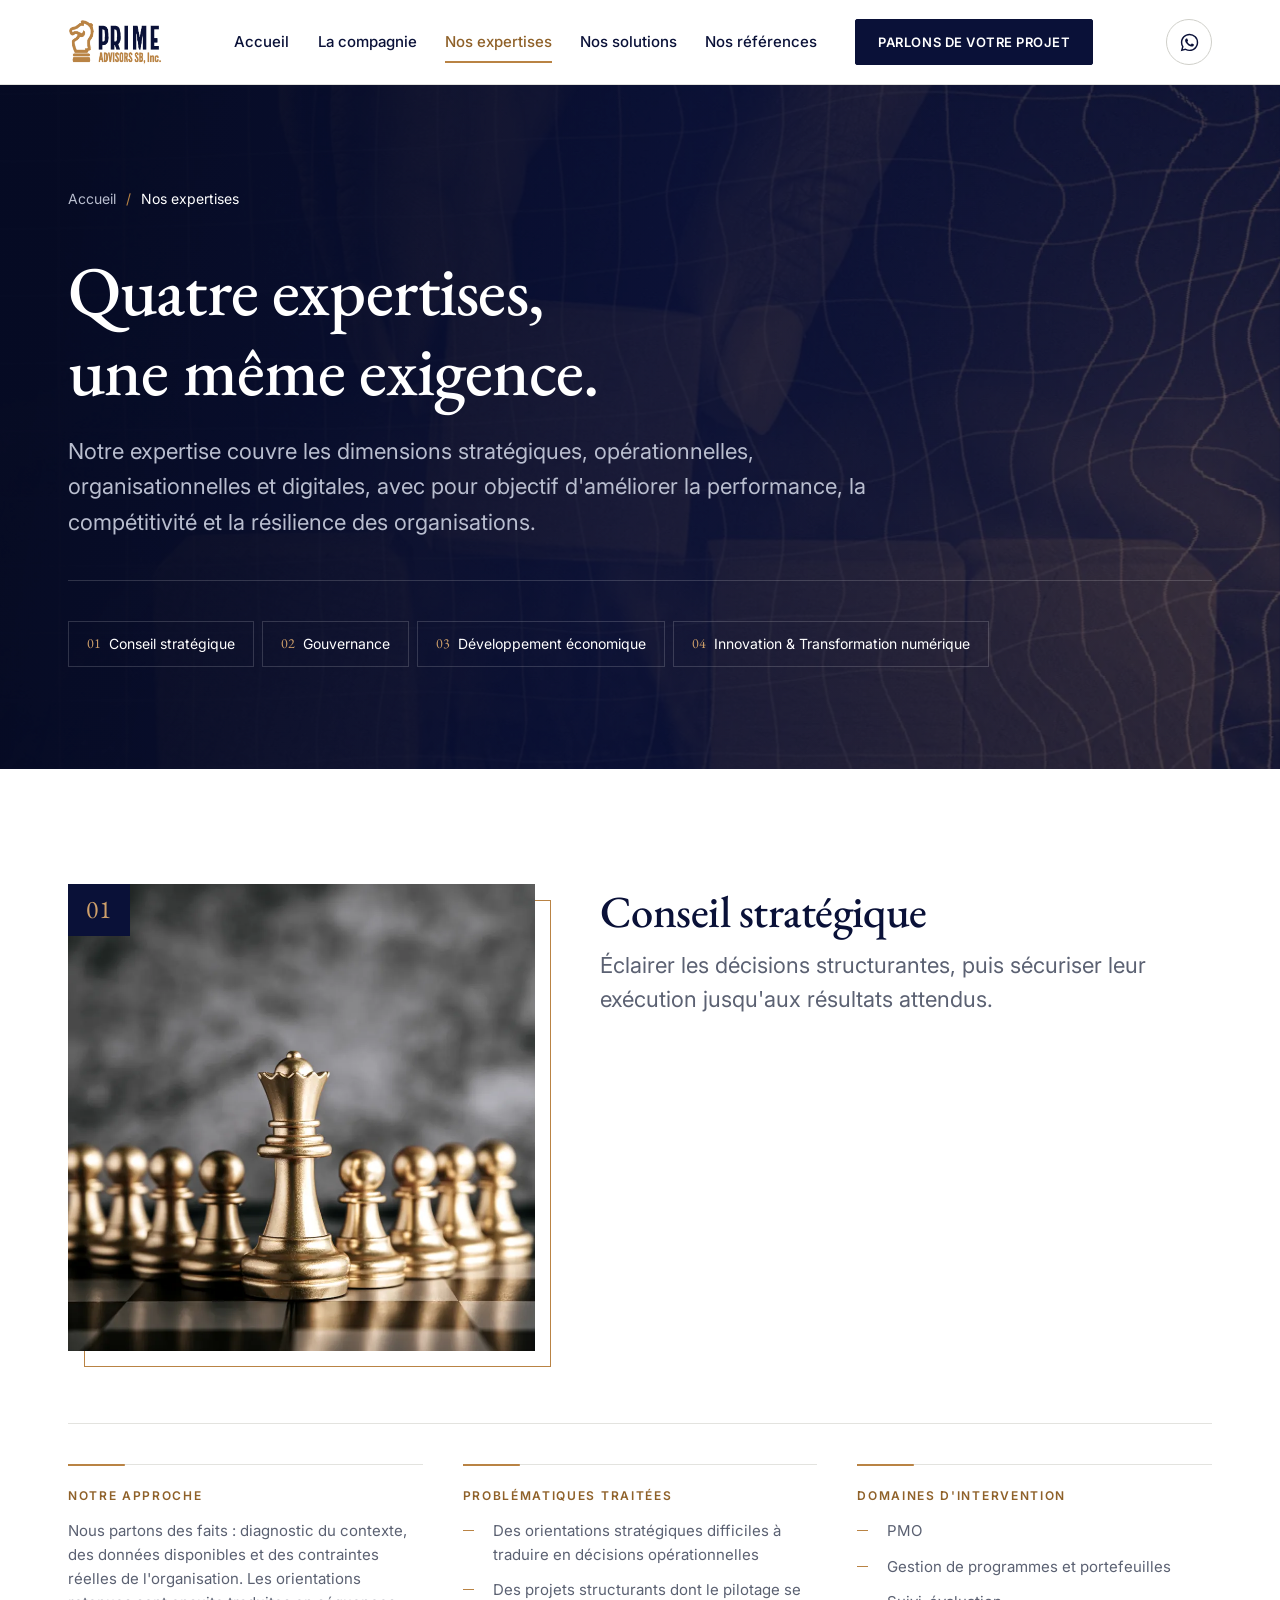
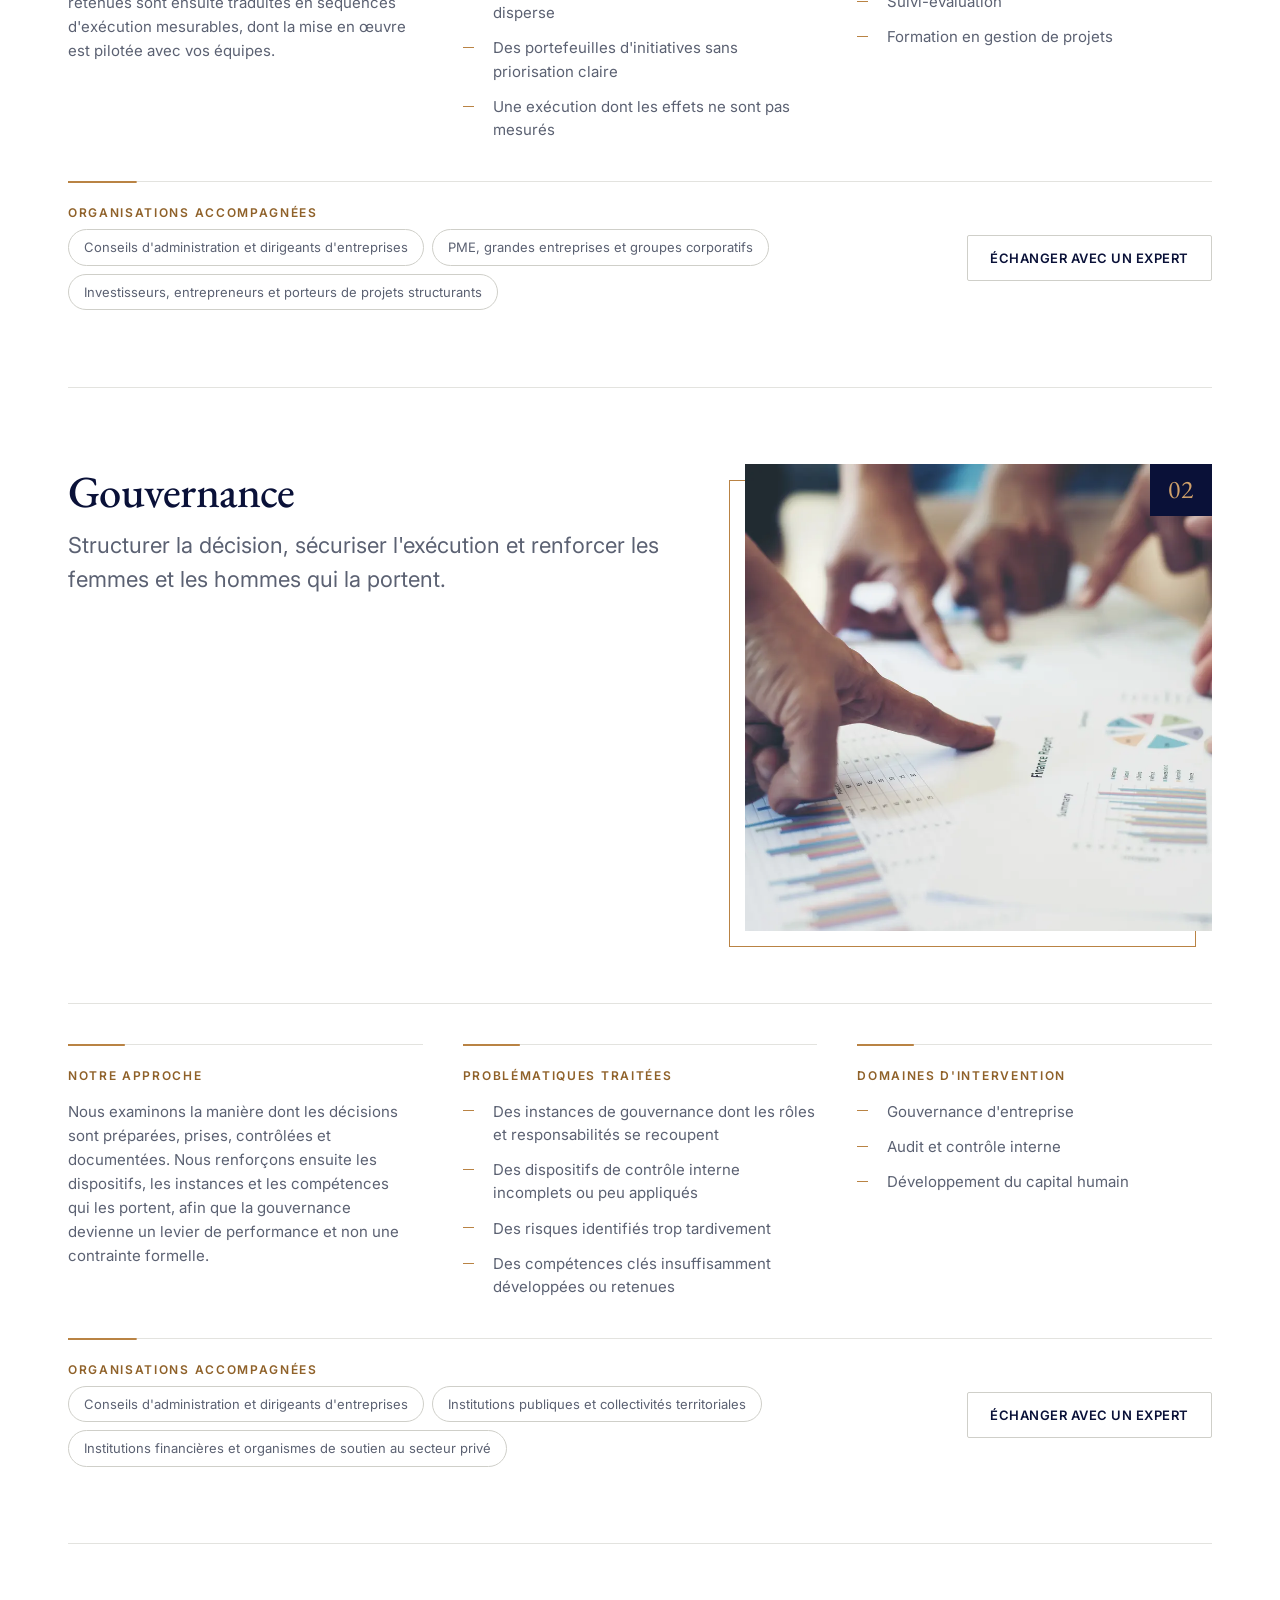
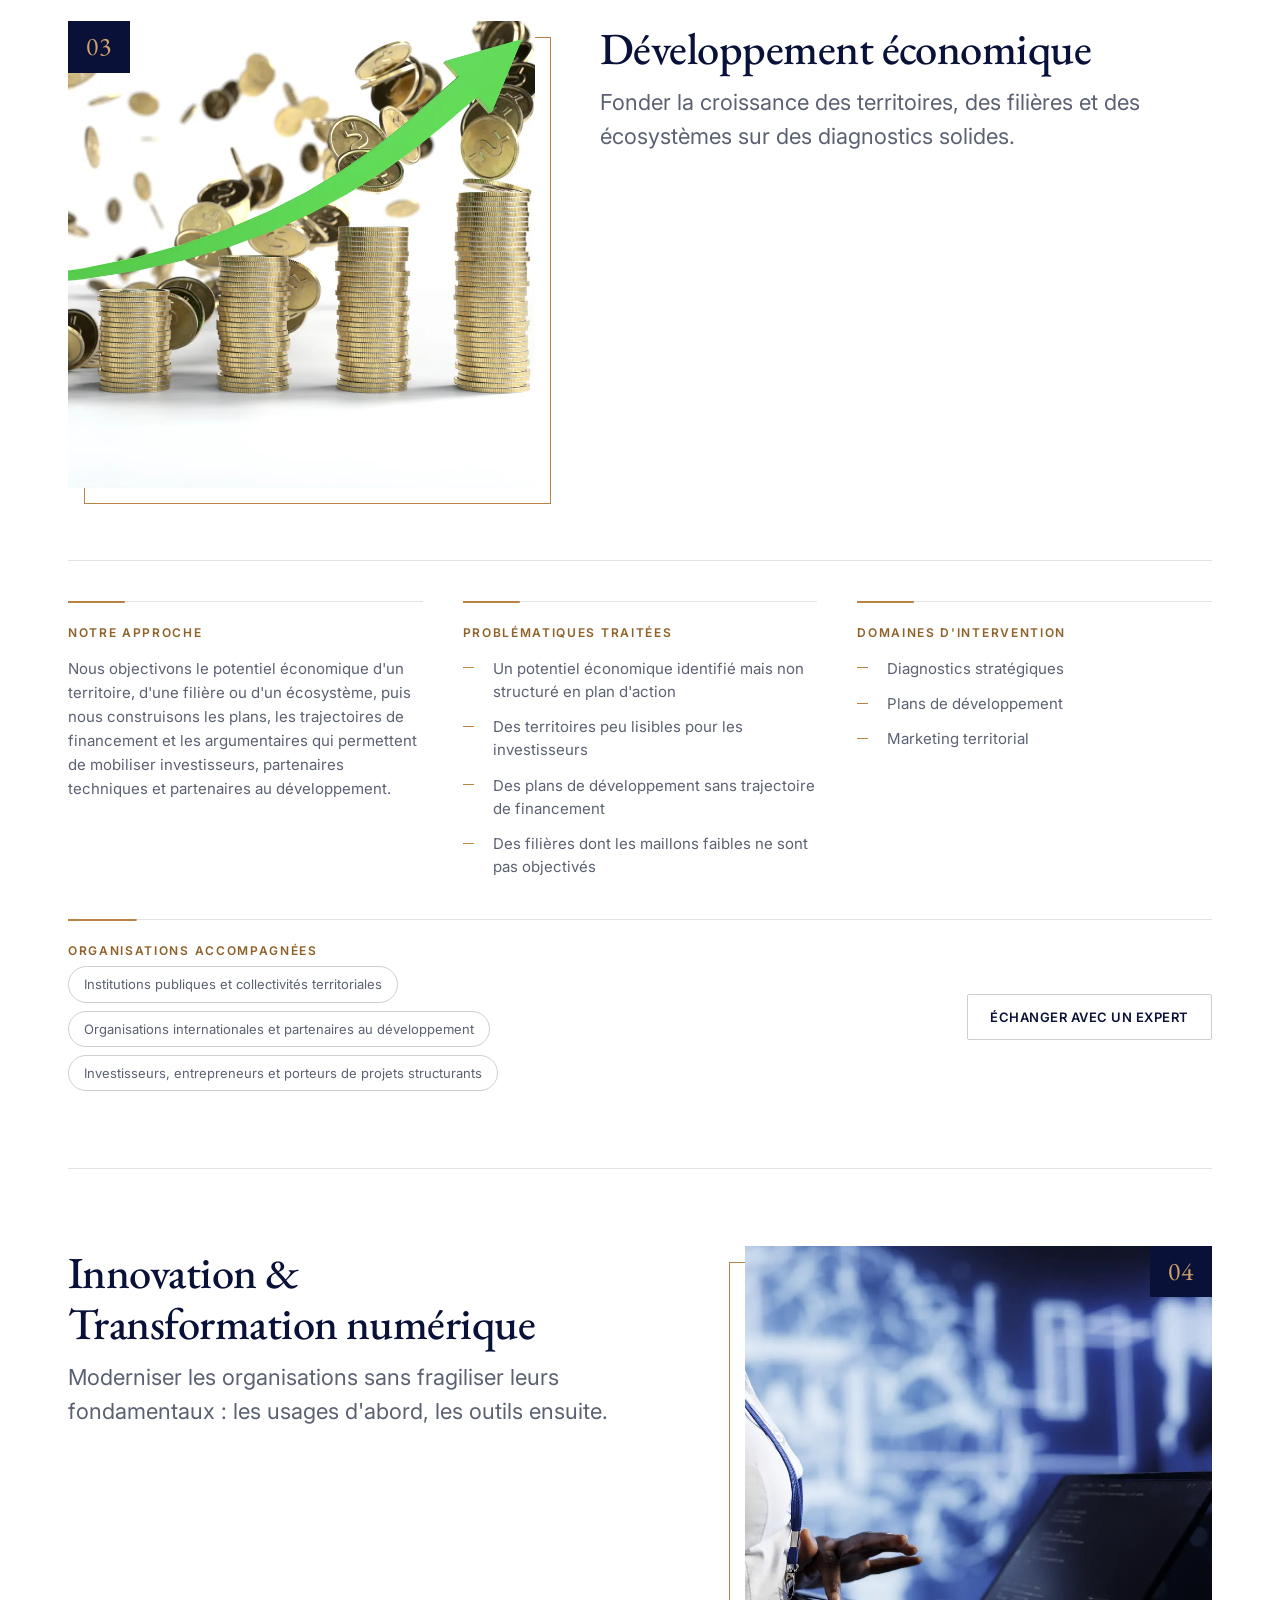
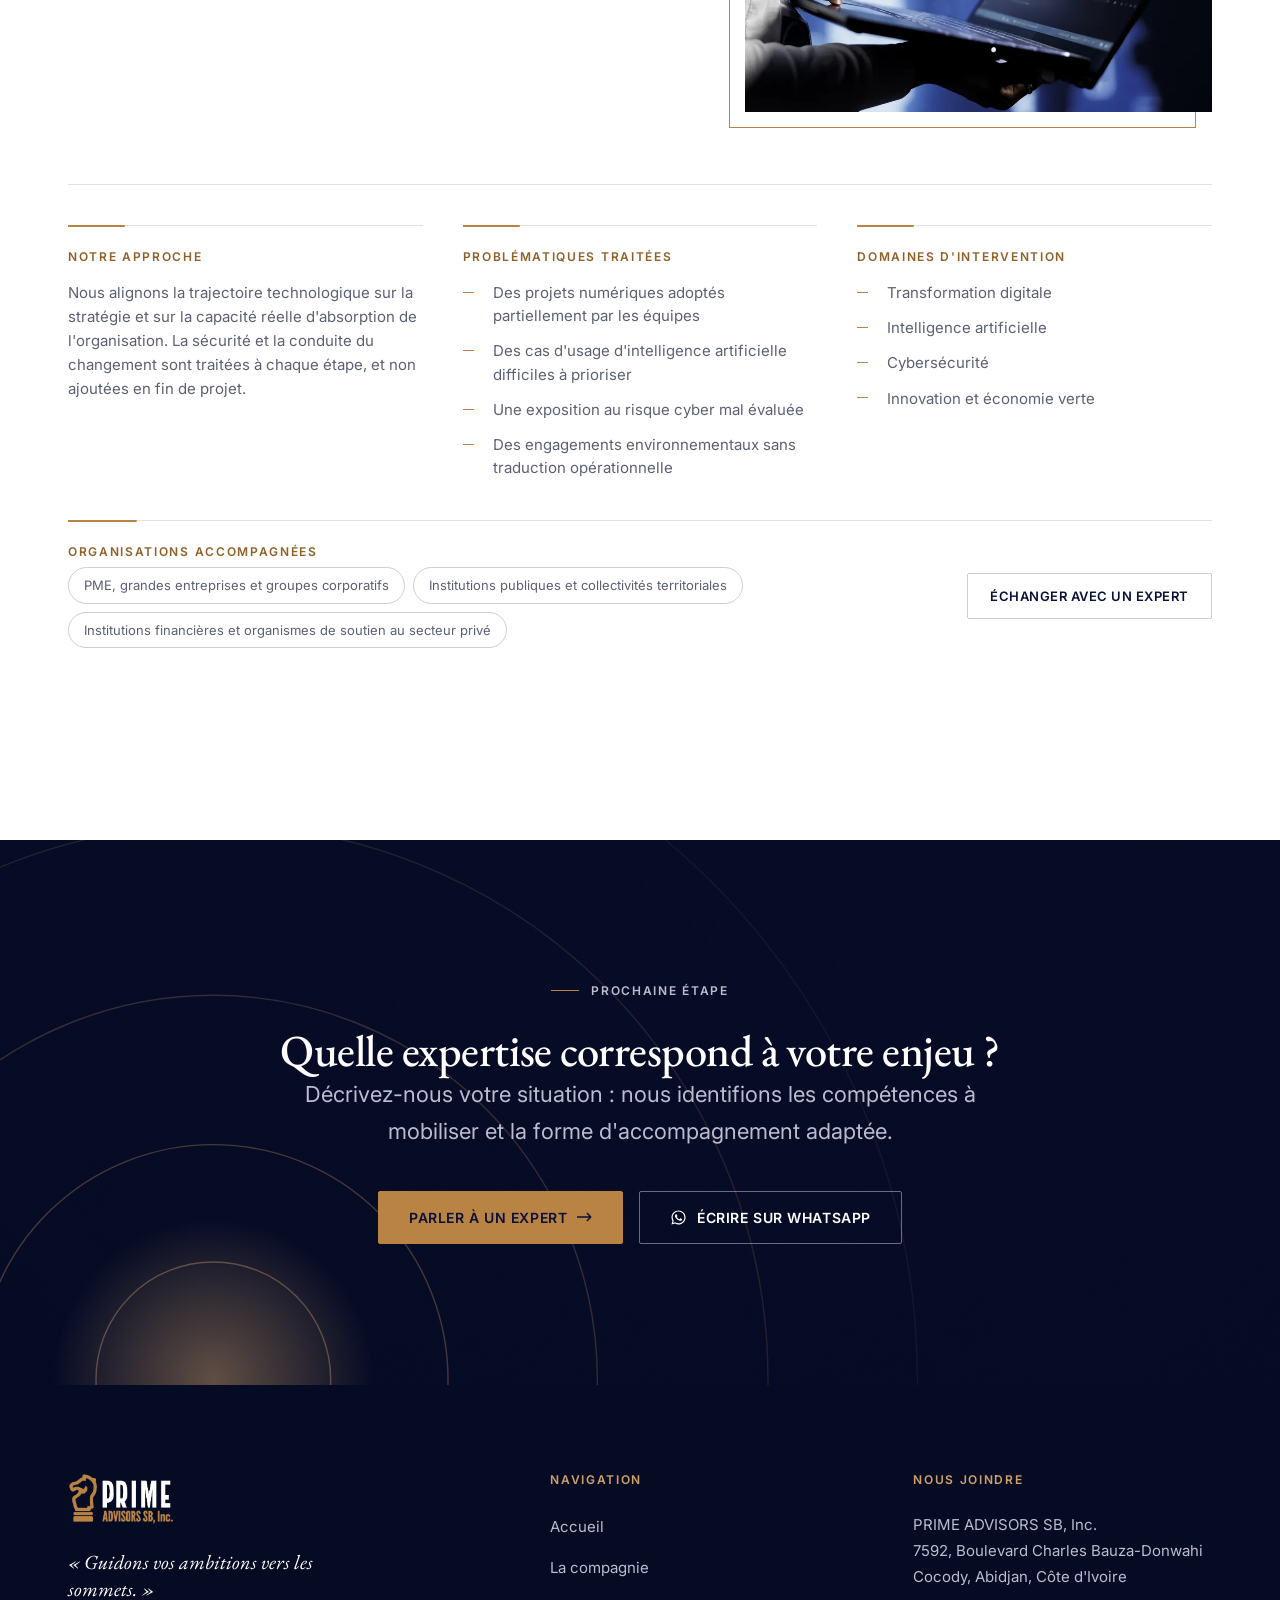
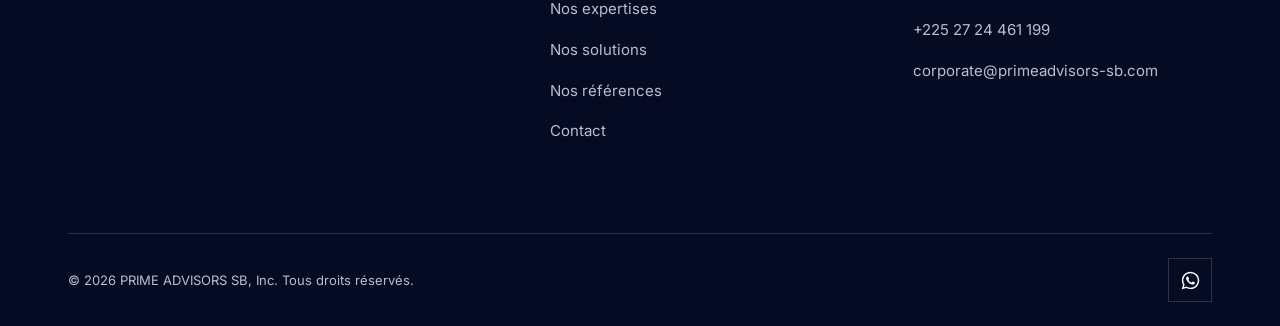
<file: nos-expertises.html>
<!DOCTYPE html>
<html lang="fr">
<head>
<meta charset="utf-8">
<meta name="viewport" content="width=device-width, initial-scale=1">
<title>Nos expertises | PRIME ADVISORS SB, Inc.</title>
<meta name="description" content="Conseil stratégique, gouvernance, développement économique et transformation numérique : les quatre domaines d'intervention de PRIME ADVISORS SB.">
<link rel="canonical" href="https://www.primeadvisors-sb.com/nos-expertises.html">
<meta name="theme-color" content="#0A1138">

<meta property="og:type" content="website">
<meta property="og:locale" content="fr_FR">
<meta property="og:site_name" content="PRIME ADVISORS SB, Inc.">
<meta property="og:title" content="Nos expertises | PRIME ADVISORS SB, Inc.">
<meta property="og:description" content="Quatre domaines d'intervention : conseil stratégique, gouvernance, développement économique, innovation et transformation numérique.">
<meta property="og:url" content="https://www.primeadvisors-sb.com/nos-expertises.html">
<meta property="og:image" content="https://www.primeadvisors-sb.com/assets/img/logo-full-dark.png">

<link rel="icon" href="assets/img/favicon.png" type="image/png" sizes="180x180">
<link rel="apple-touch-icon" href="assets/img/favicon.png">

<link rel="preconnect" href="https://fonts.googleapis.com">
<link rel="preconnect" href="https://fonts.gstatic.com" crossorigin>
<link rel="stylesheet" href="https://fonts.googleapis.com/css2?family=EB+Garamond:ital,wght@0,400;0,500;0,600;1,400;1,500&family=Inter:wght@300;400;500;600;700&display=swap">
<link rel="stylesheet" href="assets/css/style.css">
<script>document.documentElement.className += ' js';</script>
</head>
<body>

<a class="skip-link" href="#main">Aller au contenu principal</a>

<header class="site-header">
  <div class="container site-header__inner">
    <a class="brand" href="index.html" aria-label="PRIME ADVISORS SB, Inc., accueil">
      <img src="assets/img/logo-dark.png" alt="PRIME ADVISORS SB, Inc." width="697" height="342">
    </a>

    <div class="site-nav" id="site-nav">
      <nav class="nav" aria-label="Navigation principale">
        <a class="nav__link" href="index.html">Accueil</a>
        <a class="nav__link" href="la-compagnie.html">La compagnie</a>
        <a class="nav__link" href="nos-expertises.html" aria-current="page">Nos expertises</a>
        <a class="nav__link" href="nos-solutions.html">Nos solutions</a>
        <a class="nav__link" href="nos-references.html">Nos références</a>
      </nav>
      <div class="header-cta">
        <a class="btn btn--primary btn--sm" href="contact.html">Parlons de votre projet</a>
      </div>
      <div class="nav-mobile-contact">
        <a href="https://wa.me/2250566427272" target="_blank" rel="noopener noreferrer">WhatsApp : +225 05 66 42 72 72</a>
        <a href="tel:+2252724461199">+225 27 24 461 199</a>
        <a href="mailto:corporate@primeadvisors-sb.com">corporate@primeadvisors-sb.com</a>
        <span>Cocody, Abidjan, Côte d'Ivoire</span>
      </div>
    </div>

    <div class="header-actions">
      <a class="wa-btn" href="https://wa.me/2250566427272" target="_blank" rel="noopener noreferrer"
         aria-label="Écrire à PRIME ADVISORS sur WhatsApp (nouvel onglet)">
        <svg viewBox="0 0 24 24" fill="currentColor" aria-hidden="true"><path d="M12.04 2C6.58 2 2.13 6.45 2.13 11.91c0 1.75.46 3.45 1.32 4.95L2 22l5.25-1.38a9.9 9.9 0 0 0 4.79 1.22h.01c5.46 0 9.91-4.45 9.91-9.91 0-2.65-1.03-5.14-2.9-7.01A9.82 9.82 0 0 0 12.04 2Zm0 18.15h-.01a8.2 8.2 0 0 1-4.19-1.15l-.3-.18-3.12.82.83-3.04-.2-.31a8.16 8.16 0 0 1-1.26-4.38c0-4.54 3.7-8.24 8.25-8.24a8.2 8.2 0 0 1 8.24 8.25c0 4.54-3.7 8.23-8.24 8.23Zm4.52-6.16c-.25-.12-1.47-.72-1.69-.81-.23-.08-.39-.12-.56.13-.16.24-.64.8-.79.97-.14.16-.29.19-.54.06-.25-.12-1.05-.39-1.99-1.23-.74-.66-1.23-1.47-1.38-1.72-.14-.25-.01-.38.11-.5.11-.11.25-.29.37-.43.13-.15.17-.25.25-.41.08-.17.04-.31-.02-.43-.06-.12-.56-1.34-.76-1.84-.2-.48-.41-.42-.56-.43h-.48c-.17 0-.43.06-.66.31-.23.25-.86.85-.86 2.07 0 1.22.89 2.4 1.01 2.56.12.17 1.75 2.67 4.23 3.74.59.26 1.05.41 1.41.52.59.19 1.13.16 1.56.1.48-.07 1.47-.6 1.67-1.18.21-.58.21-1.07.15-1.18-.06-.11-.23-.17-.48-.29Z"/></svg>
      </a>
      <button class="nav-toggle" type="button" aria-expanded="false" aria-controls="site-nav" aria-label="Ouvrir le menu">
        <span class="nav-toggle__bars" aria-hidden="true"><span></span><span></span><span></span></span>
      </button>
    </div>
  </div>
</header>

<main id="main">

  <section class="page-hero page-hero--visual">
    <img class="page-hero__bg" data-parallax="0.05" src="assets/img/img-expertise.webp" alt=""
         width="1400" height="790" fetchpriority="high" decoding="async">
    <div class="container">
      <nav class="breadcrumb" aria-label="Fil d'Ariane">
        <a href="index.html">Accueil</a>
        <span aria-hidden="true">/</span>
        <span aria-current="page">Nos expertises</span>
      </nav>
      <h1>Quatre expertises, une même exigence.</h1>
      <p>
        Notre expertise couvre les dimensions stratégiques, opérationnelles, organisationnelles et
        digitales, avec pour objectif d'améliorer la performance, la compétitivité et la résilience
        des organisations.
      </p>
      <nav class="anchor-nav" aria-label="Accès direct aux expertises">
        <a href="#conseil-strategique"><span aria-hidden="true">01</span> Conseil stratégique</a>
        <a href="#gouvernance"><span aria-hidden="true">02</span> Gouvernance</a>
        <a href="#developpement-economique"><span aria-hidden="true">03</span> Développement économique</a>
        <a href="#innovation-numerique"><span aria-hidden="true">04</span> Innovation &amp; Transformation numérique</a>
      </nav>
    </div>
  </section>

  <div class="container section">

    <!-- ==================== 01. CONSEIL STRATÉGIQUE ==================== -->
    <article class="expertise reveal" id="conseil-strategique">
      <div class="expertise__intro">
        <figure class="media media--square media--framed media--zoom">
          <img src="assets/img/page-conseil.webp" alt="Une dame d'échecs dorée se détache en avant de ses pions alignés : la décision qui ouvre la voie."
               width="900" height="900" loading="lazy" decoding="async">
          <span class="expertise__badge" aria-hidden="true">01</span>
        </figure>

        <div class="expertise__head">
          <div>
            <h2>Conseil stratégique</h2>
            <p>Éclairer les décisions structurantes, puis sécuriser leur exécution jusqu'aux résultats attendus.</p>
          </div>
        </div>
      </div>

      <div class="expertise__grid">
        <div class="expertise__col">
          <h3>Notre approche</h3>
          <p>
            Nous partons des faits : diagnostic du contexte, des données disponibles et des contraintes
            réelles de l'organisation. Les orientations retenues sont ensuite traduites en séquences
            d'exécution mesurables, dont la mise en œuvre est pilotée avec vos équipes.
          </p>
        </div>
        <div class="expertise__col">
          <h3>Problématiques traitées</h3>
          <ul class="exp-list">
            <li>Des orientations stratégiques difficiles à traduire en décisions opérationnelles</li>
            <li>Des projets structurants dont le pilotage se disperse</li>
            <li>Des portefeuilles d'initiatives sans priorisation claire</li>
            <li>Une exécution dont les effets ne sont pas mesurés</li>
          </ul>
        </div>
        <div class="expertise__col">
          <h3>Domaines d'intervention</h3>
          <ul class="exp-list">
            <li>PMO</li>
            <li>Gestion de programmes et portefeuilles</li>
            <li>Suivi-évaluation</li>
            <li>Formation en gestion de projets</li>
          </ul>
        </div>
      </div>

      <div class="expertise__foot">
        <div>
          <h3>Organisations accompagnées</h3>
          <ul class="exp-tags">
            <li class="exp-tag">Conseils d'administration et dirigeants d'entreprises</li>
            <li class="exp-tag">PME, grandes entreprises et groupes corporatifs</li>
            <li class="exp-tag">Investisseurs, entrepreneurs et porteurs de projets structurants</li>
          </ul>
        </div>
        <a class="btn btn--ghost btn--sm" href="contact.html?objet=conseil-strategique">Échanger avec un expert</a>
      </div>
    </article>

    <!-- ========================= 02. GOUVERNANCE ========================= -->
    <article class="expertise reveal" id="gouvernance">
      <div class="expertise__intro">
        <figure class="media media--square media--framed media--zoom">
          <img src="assets/img/page-gouvernance.webp" alt="Plusieurs mains désignent ensemble les graphiques d'un rapport financier posé sur une table : l'examen collégial d'une décision."
               width="900" height="900" loading="lazy" decoding="async">
          <span class="expertise__badge" aria-hidden="true">02</span>
        </figure>

        <div class="expertise__head">
          <div>
            <h2>Gouvernance</h2>
            <p>Structurer la décision, sécuriser l'exécution et renforcer les femmes et les hommes qui la portent.</p>
          </div>
        </div>
      </div>

      <div class="expertise__grid">
        <div class="expertise__col">
          <h3>Notre approche</h3>
          <p>
            Nous examinons la manière dont les décisions sont préparées, prises, contrôlées et documentées.
            Nous renforçons ensuite les dispositifs, les instances et les compétences qui les portent, afin
            que la gouvernance devienne un levier de performance et non une contrainte formelle.
          </p>
        </div>
        <div class="expertise__col">
          <h3>Problématiques traitées</h3>
          <ul class="exp-list">
            <li>Des instances de gouvernance dont les rôles et responsabilités se recoupent</li>
            <li>Des dispositifs de contrôle interne incomplets ou peu appliqués</li>
            <li>Des risques identifiés trop tardivement</li>
            <li>Des compétences clés insuffisamment développées ou retenues</li>
          </ul>
        </div>
        <div class="expertise__col">
          <h3>Domaines d'intervention</h3>
          <ul class="exp-list">
            <li>Gouvernance d'entreprise</li>
            <li>Audit et contrôle interne</li>
            <li>Développement du capital humain</li>
          </ul>
        </div>
      </div>

      <div class="expertise__foot">
        <div>
          <h3>Organisations accompagnées</h3>
          <ul class="exp-tags">
            <li class="exp-tag">Conseils d'administration et dirigeants d'entreprises</li>
            <li class="exp-tag">Institutions publiques et collectivités territoriales</li>
            <li class="exp-tag">Institutions financières et organismes de soutien au secteur privé</li>
          </ul>
        </div>
        <a class="btn btn--ghost btn--sm" href="contact.html?objet=gouvernance">Échanger avec un expert</a>
      </div>
    </article>

    <!-- ================= 03. DÉVELOPPEMENT ÉCONOMIQUE ================= -->
    <article class="expertise reveal" id="developpement-economique">
      <div class="expertise__intro">
        <figure class="media media--square media--framed media--zoom">
          <img src="assets/img/page-developpement.webp" alt="Des piles de pièces d'or croissantes surmontées d'une flèche ascendante : un potentiel économique qui se concrétise."
               width="900" height="900" loading="lazy" decoding="async">
          <span class="expertise__badge" aria-hidden="true">03</span>
        </figure>

        <div class="expertise__head">
          <div>
            <h2>Développement économique</h2>
            <p>Fonder la croissance des territoires, des filières et des écosystèmes sur des diagnostics solides.</p>
          </div>
        </div>
      </div>

      <div class="expertise__grid">
        <div class="expertise__col">
          <h3>Notre approche</h3>
          <p>
            Nous objectivons le potentiel économique d'un territoire, d'une filière ou d'un écosystème, puis
            nous construisons les plans, les trajectoires de financement et les argumentaires qui permettent
            de mobiliser investisseurs, partenaires techniques et partenaires au développement.
          </p>
        </div>
        <div class="expertise__col">
          <h3>Problématiques traitées</h3>
          <ul class="exp-list">
            <li>Un potentiel économique identifié mais non structuré en plan d'action</li>
            <li>Des territoires peu lisibles pour les investisseurs</li>
            <li>Des plans de développement sans trajectoire de financement</li>
            <li>Des filières dont les maillons faibles ne sont pas objectivés</li>
          </ul>
        </div>
        <div class="expertise__col">
          <h3>Domaines d'intervention</h3>
          <ul class="exp-list">
            <li>Diagnostics stratégiques</li>
            <li>Plans de développement</li>
            <li>Marketing territorial</li>
          </ul>
        </div>
      </div>

      <div class="expertise__foot">
        <div>
          <h3>Organisations accompagnées</h3>
          <ul class="exp-tags">
            <li class="exp-tag">Institutions publiques et collectivités territoriales</li>
            <li class="exp-tag">Organisations internationales et partenaires au développement</li>
            <li class="exp-tag">Investisseurs, entrepreneurs et porteurs de projets structurants</li>
          </ul>
        </div>
        <a class="btn btn--ghost btn--sm" href="contact.html?objet=developpement-economique">Échanger avec un expert</a>
      </div>
    </article>

    <!-- ============ 04. INNOVATION & TRANSFORMATION NUMÉRIQUE ============ -->
    <article class="expertise reveal" id="innovation-numerique">
      <div class="expertise__intro">
        <figure class="media media--square media--framed media--zoom">
          <img src="assets/img/page-innovation.webp" alt="Une professionnelle consulte un ordinateur portable devant de grands écrans de données : le pilotage par la donnée."
               width="900" height="900" loading="lazy" decoding="async">
          <span class="expertise__badge" aria-hidden="true">04</span>
        </figure>

        <div class="expertise__head">
          <div>
            <h2>Innovation &amp; Transformation numérique</h2>
            <p>Moderniser les organisations sans fragiliser leurs fondamentaux : les usages d'abord, les outils ensuite.</p>
          </div>
        </div>
      </div>

      <div class="expertise__grid">
        <div class="expertise__col">
          <h3>Notre approche</h3>
          <p>
            Nous alignons la trajectoire technologique sur la stratégie et sur la capacité réelle
            d'absorption de l'organisation. La sécurité et la conduite du changement sont traitées à chaque
            étape, et non ajoutées en fin de projet.
          </p>
        </div>
        <div class="expertise__col">
          <h3>Problématiques traitées</h3>
          <ul class="exp-list">
            <li>Des projets numériques adoptés partiellement par les équipes</li>
            <li>Des cas d'usage d'intelligence artificielle difficiles à prioriser</li>
            <li>Une exposition au risque cyber mal évaluée</li>
            <li>Des engagements environnementaux sans traduction opérationnelle</li>
          </ul>
        </div>
        <div class="expertise__col">
          <h3>Domaines d'intervention</h3>
          <ul class="exp-list">
            <li>Transformation digitale</li>
            <li>Intelligence artificielle</li>
            <li>Cybersécurité</li>
            <li>Innovation et économie verte</li>
          </ul>
        </div>
      </div>

      <div class="expertise__foot">
        <div>
          <h3>Organisations accompagnées</h3>
          <ul class="exp-tags">
            <li class="exp-tag">PME, grandes entreprises et groupes corporatifs</li>
            <li class="exp-tag">Institutions publiques et collectivités territoriales</li>
            <li class="exp-tag">Institutions financières et organismes de soutien au secteur privé</li>
          </ul>
        </div>
        <a class="btn btn--ghost btn--sm" href="contact.html?objet=transformation-numerique">Échanger avec un expert</a>
      </div>
    </article>

  </div>

  <section class="band band--center">
    <img class="band__bg" src="assets/img/img-rayonnement.webp" alt=""
         width="1400" height="790" loading="lazy" decoding="async">
    <svg class="waves" viewBox="0 0 1200 700" preserveAspectRatio="xMidYMid slice"
         aria-hidden="true" focusable="false">
      <defs>
        <radialGradient id="wglow-nos-expertises-1">
          <stop offset="0" stop-color="#CFA06A" stop-opacity=".45"/>
          <stop offset="1" stop-color="#CFA06A" stop-opacity="0"/>
        </radialGradient>
      </defs>
      <circle class="waves__core" cx="200" cy="600" r="150" fill="url(#wglow-nos-expertises-1)"/>
      <g>
        <circle class="waves__ring" cx="200" cy="600" r="200" vector-effect="non-scaling-stroke"/>
        <circle class="waves__ring" cx="200" cy="600" r="200" vector-effect="non-scaling-stroke"/>
        <circle class="waves__ring" cx="200" cy="600" r="200" vector-effect="non-scaling-stroke"/>
        <circle class="waves__ring" cx="200" cy="600" r="200" vector-effect="non-scaling-stroke"/>
        <circle class="waves__ring" cx="200" cy="600" r="200" vector-effect="non-scaling-stroke"/>
      </g>
    </svg>
    <div class="container">
      <div class="band__inner reveal">
        <p class="eyebrow">Prochaine étape</p>
        <h2>Quelle expertise correspond à votre enjeu ?</h2>
        <p style="font-size:var(--fs-lead);margin-bottom:var(--space-lg)">Décrivez-nous votre situation : nous identifions les compétences à mobiliser et la forme d'accompagnement adaptée.</p>
        <div class="btn-row">
          <a class="btn btn--gold" href="contact.html">Parler à un expert<svg width="15" height="10" viewBox="0 0 15 10" fill="none" aria-hidden="true"><path d="M9.8 1 14 5m0 0-4.2 4M14 5H0" stroke="currentColor" stroke-width="1.4"/></svg></a>
          <a class="btn btn--ghost-invert" href="https://wa.me/2250566427272" target="_blank" rel="noopener noreferrer">
            <svg width="17" height="17" viewBox="0 0 24 24" fill="currentColor" aria-hidden="true"><path d="M12.04 2C6.58 2 2.13 6.45 2.13 11.91c0 1.75.46 3.45 1.32 4.95L2 22l5.25-1.38a9.9 9.9 0 0 0 4.79 1.22h.01c5.46 0 9.91-4.45 9.91-9.91 0-2.65-1.03-5.14-2.9-7.01A9.82 9.82 0 0 0 12.04 2Zm0 18.15h-.01a8.2 8.2 0 0 1-4.19-1.15l-.3-.18-3.12.82.83-3.04-.2-.31a8.16 8.16 0 0 1-1.26-4.38c0-4.54 3.7-8.24 8.25-8.24a8.2 8.2 0 0 1 8.24 8.25c0 4.54-3.7 8.23-8.24 8.23Zm4.52-6.16c-.25-.12-1.47-.72-1.69-.81-.23-.08-.39-.12-.56.13-.16.24-.64.8-.79.97-.14.16-.29.19-.54.06-.25-.12-1.05-.39-1.99-1.23-.74-.66-1.23-1.47-1.38-1.72-.14-.25-.01-.38.11-.5.11-.11.25-.29.37-.43.13-.15.17-.25.25-.41.08-.17.04-.31-.02-.43-.06-.12-.56-1.34-.76-1.84-.2-.48-.41-.42-.56-.43h-.48c-.17 0-.43.06-.66.31-.23.25-.86.85-.86 2.07 0 1.22.89 2.4 1.01 2.56.12.17 1.75 2.67 4.23 3.74.59.26 1.05.41 1.41.52.59.19 1.13.16 1.56.1.48-.07 1.47-.6 1.67-1.18.21-.58.21-1.07.15-1.18-.06-.11-.23-.17-.48-.29Z"/></svg>
            Écrire sur WhatsApp
          </a>
        </div>
      </div>
    </div>
  </section>

</main>

<footer class="site-footer">
  <div class="container">
    <div class="site-footer__top">
      <div class="site-footer__brand">
        <img src="assets/img/logo-light.png" alt="PRIME ADVISORS SB, Inc." width="697" height="342" loading="lazy">
        <p class="site-footer__slogan">« Guidons vos ambitions vers les sommets. »</p>
      </div>
      <nav aria-label="Navigation de pied de page">
        <h3>Navigation</h3>
        <ul>
          <li><a href="index.html">Accueil</a></li>
          <li><a href="la-compagnie.html">La compagnie</a></li>
          <li><a href="nos-expertises.html">Nos expertises</a></li>
          <li><a href="nos-solutions.html">Nos solutions</a></li>
          <li><a href="nos-references.html">Nos références</a></li>
          <li><a href="contact.html">Contact</a></li>
        </ul>
      </nav>
      <div>
        <h3>Nous joindre</h3>
        <address>
          PRIME ADVISORS SB, Inc.<br>
          7592, Boulevard Charles Bauza-Donwahi<br>
          Cocody, Abidjan, Côte d'Ivoire
        </address>
        <ul style="margin-top:var(--space-md)">
          <li><a href="tel:+2252724461199">+225 27 24 461 199</a></li>
          <li><a href="mailto:corporate@primeadvisors-sb.com">corporate@primeadvisors-sb.com</a></li>
        </ul>
      </div>
    </div>
    <div class="site-footer__bottom">
      <p style="margin:0">&copy; <span data-current-year>2026</span> PRIME ADVISORS SB, Inc. Tous droits réservés.</p>

      <div class="site-footer__social">
        <a class="wa-btn" href="https://wa.me/2250566427272" target="_blank" rel="noopener noreferrer"
           aria-label="Écrire à PRIME ADVISORS sur WhatsApp (nouvel onglet)">
          <svg viewBox="0 0 24 24" fill="currentColor" aria-hidden="true"><path d="M12.04 2C6.58 2 2.13 6.45 2.13 11.91c0 1.75.46 3.45 1.32 4.95L2 22l5.25-1.38a9.9 9.9 0 0 0 4.79 1.22h.01c5.46 0 9.91-4.45 9.91-9.91 0-2.65-1.03-5.14-2.9-7.01A9.82 9.82 0 0 0 12.04 2Zm0 18.15h-.01a8.2 8.2 0 0 1-4.19-1.15l-.3-.18-3.12.82.83-3.04-.2-.31a8.16 8.16 0 0 1-1.26-4.38c0-4.54 3.7-8.24 8.25-8.24a8.2 8.2 0 0 1 8.24 8.25c0 4.54-3.7 8.23-8.24 8.23Zm4.52-6.16c-.25-.12-1.47-.72-1.69-.81-.23-.08-.39-.12-.56.13-.16.24-.64.8-.79.97-.14.16-.29.19-.54.06-.25-.12-1.05-.39-1.99-1.23-.74-.66-1.23-1.47-1.38-1.72-.14-.25-.01-.38.11-.5.11-.11.25-.29.37-.43.13-.15.17-.25.25-.41.08-.17.04-.31-.02-.43-.06-.12-.56-1.34-.76-1.84-.2-.48-.41-.42-.56-.43h-.48c-.17 0-.43.06-.66.31-.23.25-.86.85-.86 2.07 0 1.22.89 2.4 1.01 2.56.12.17 1.75 2.67 4.23 3.74.59.26 1.05.41 1.41.52.59.19 1.13.16 1.56.1.48-.07 1.47-.6 1.67-1.18.21-.58.21-1.07.15-1.18-.06-.11-.23-.17-.48-.29Z"/></svg>
        </a>
      </div>
    </div>
  </div>
</footer>

<script src="assets/js/main.js" defer></script>
</body>
</html>
</file>
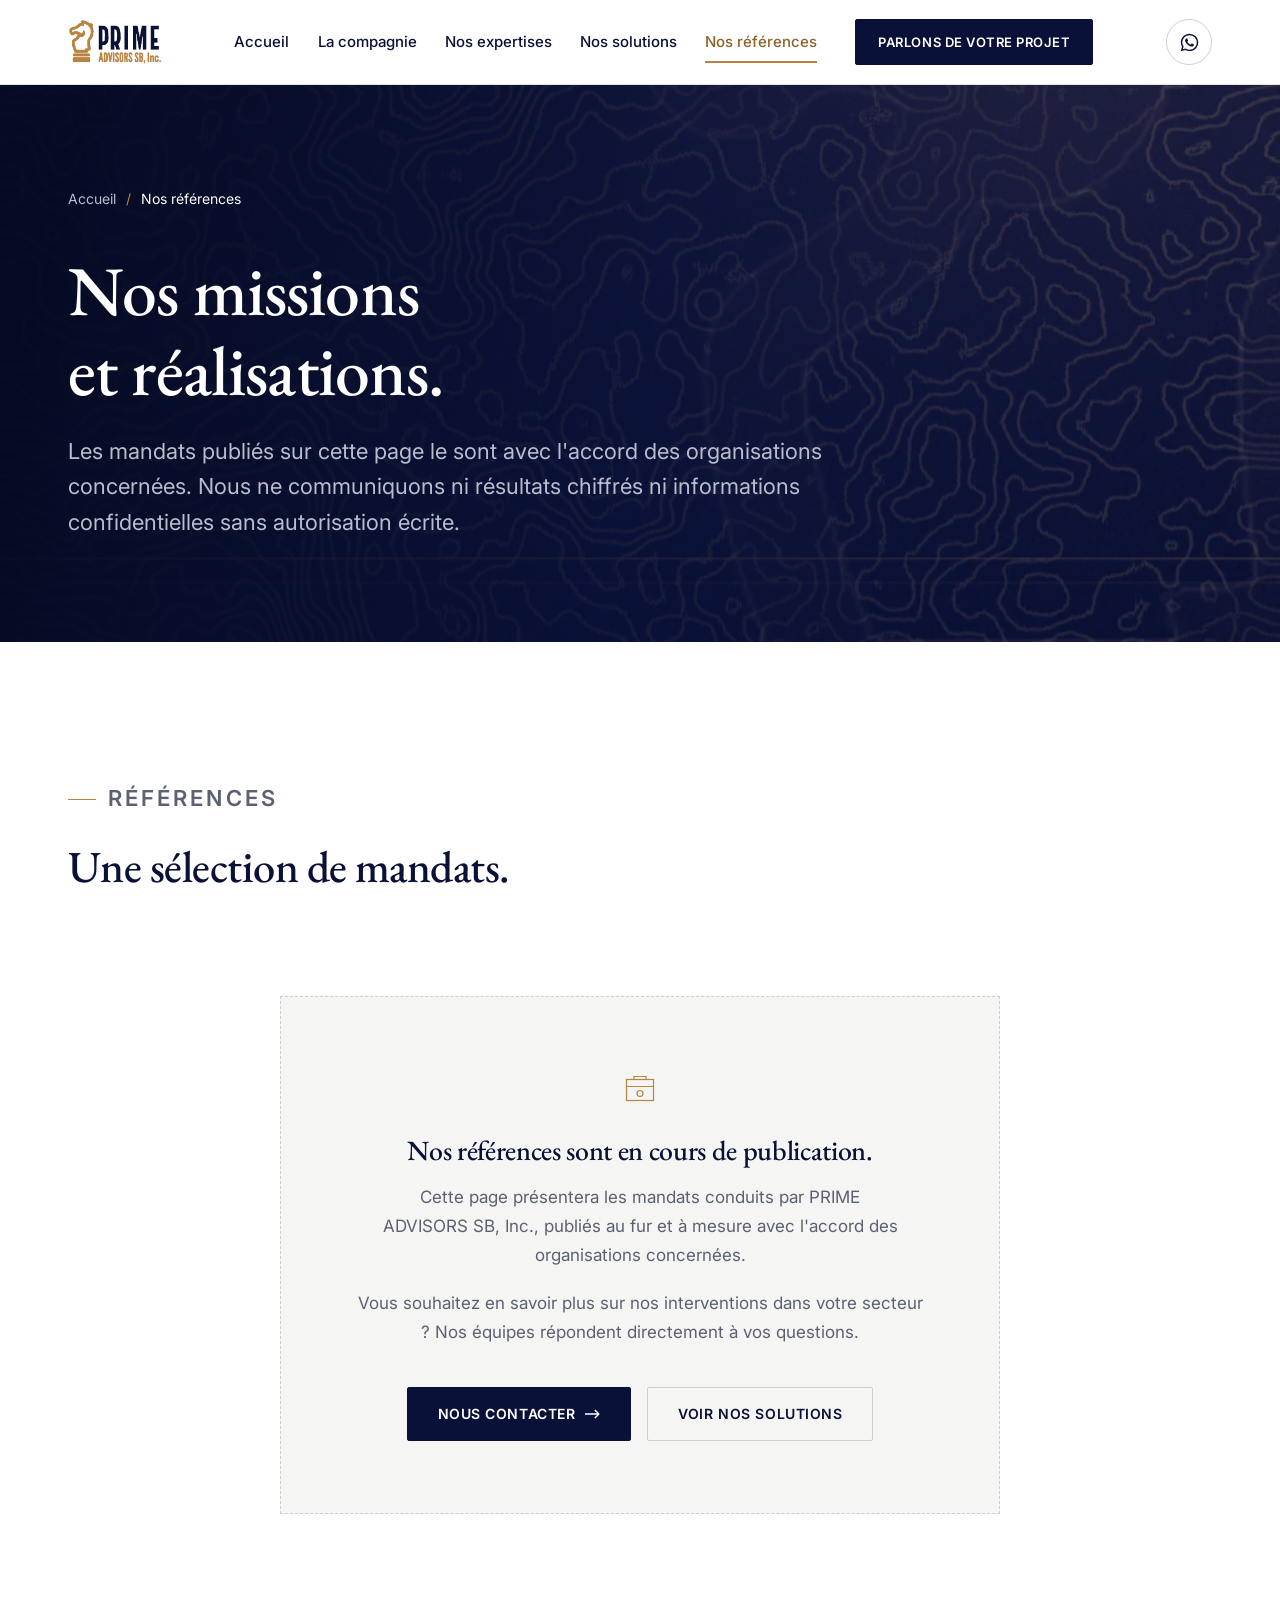
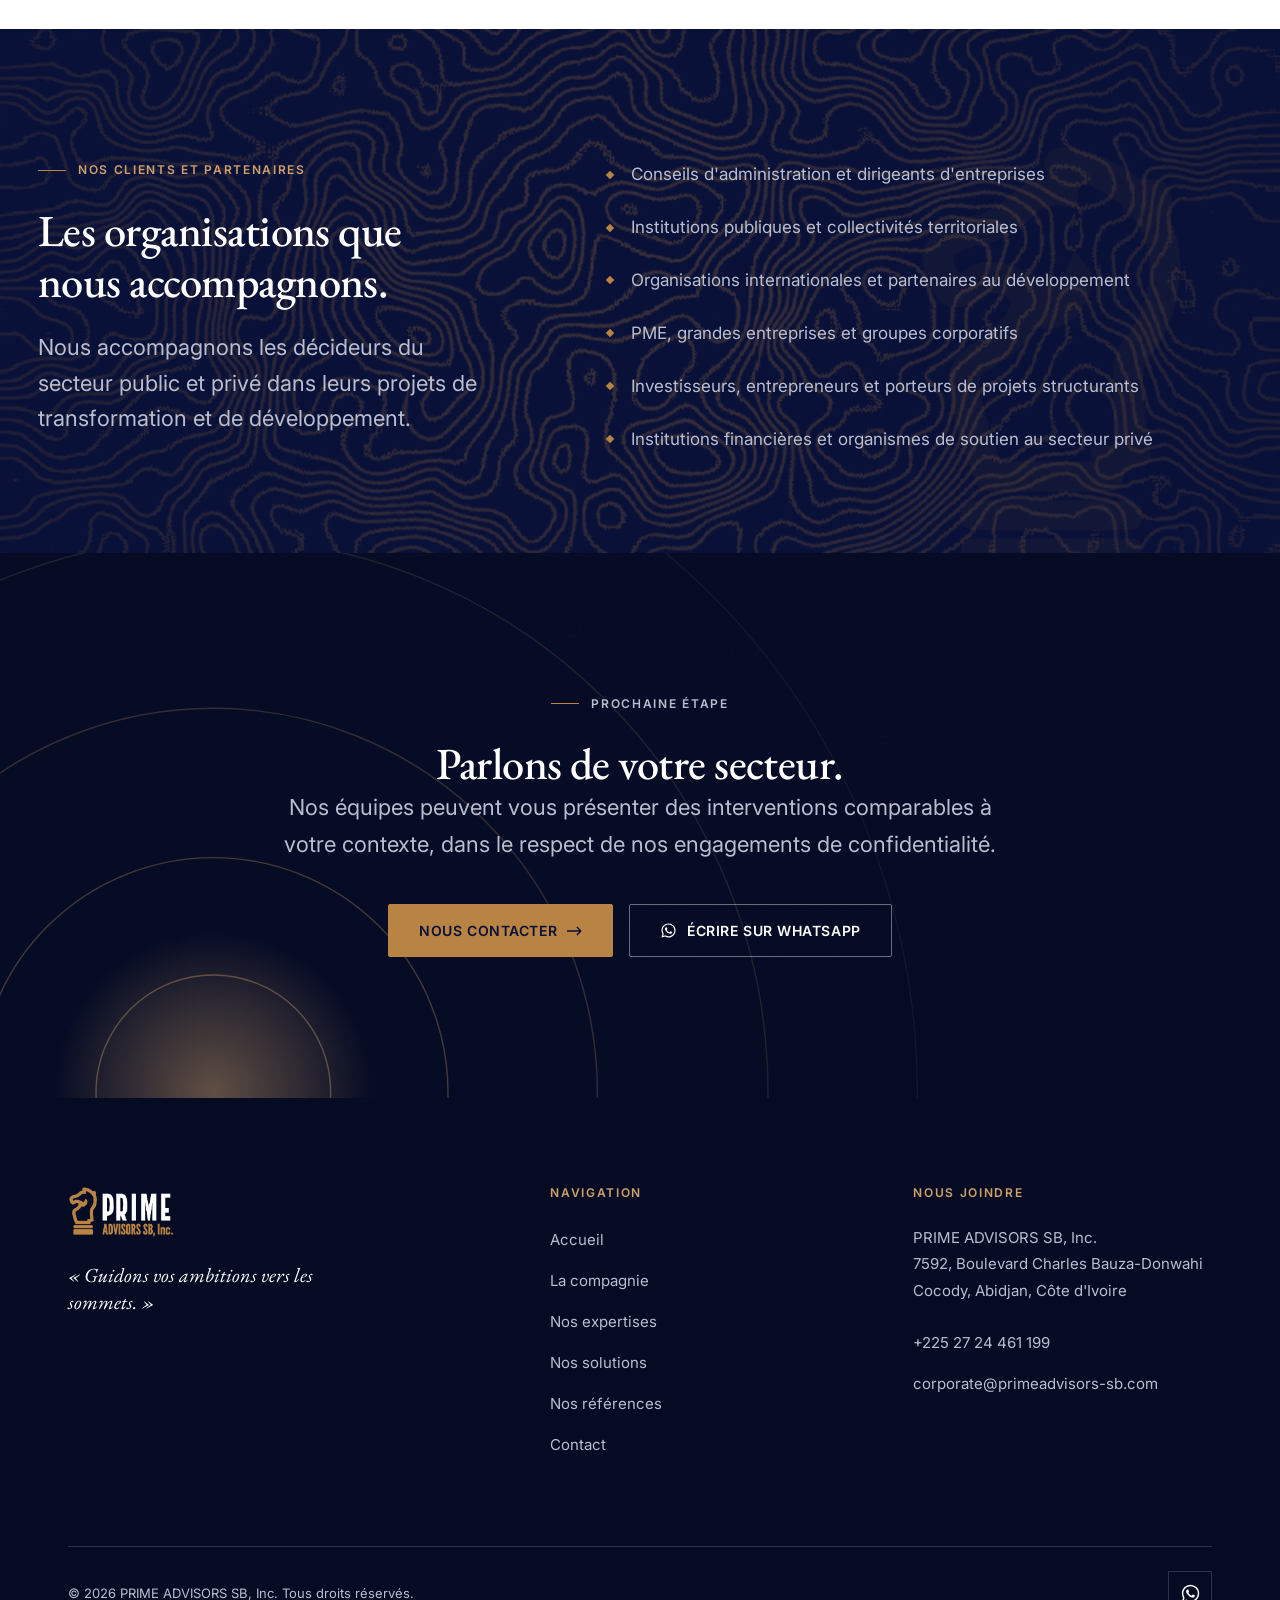
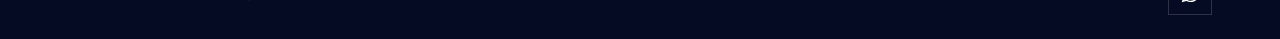
<file: nos-references.html>
<!DOCTYPE html>
<html lang="fr">
<head>
<meta charset="utf-8">
<meta name="viewport" content="width=device-width, initial-scale=1">
<title>Nos références | PRIME ADVISORS SB, Inc.</title>
<meta name="description" content="Missions et réalisations de PRIME ADVISORS SB, Inc. auprès d'institutions publiques, d'entreprises et de partenaires au développement.">
<link rel="canonical" href="https://www.primeadvisors-sb.com/nos-references.html">
<meta name="theme-color" content="#0A1138">

<meta property="og:type" content="website">
<meta property="og:locale" content="fr_FR">
<meta property="og:site_name" content="PRIME ADVISORS SB, Inc.">
<meta property="og:title" content="Nos références | PRIME ADVISORS SB, Inc.">
<meta property="og:description" content="Missions et réalisations de PRIME ADVISORS SB, Inc.">
<meta property="og:url" content="https://www.primeadvisors-sb.com/nos-references.html">
<meta property="og:image" content="https://www.primeadvisors-sb.com/assets/img/logo-full-dark.png">

<link rel="icon" href="assets/img/favicon.png" type="image/png" sizes="180x180">
<link rel="apple-touch-icon" href="assets/img/favicon.png">

<link rel="preconnect" href="https://fonts.googleapis.com">
<link rel="preconnect" href="https://fonts.gstatic.com" crossorigin>
<link rel="stylesheet" href="https://fonts.googleapis.com/css2?family=EB+Garamond:ital,wght@0,400;0,500;0,600;1,400;1,500&family=Inter:wght@300;400;500;600;700&display=swap">
<link rel="stylesheet" href="assets/css/style.css">
<script>document.documentElement.className += ' js';</script>
</head>
<body>

<a class="skip-link" href="#main">Aller au contenu principal</a>

<header class="site-header">
  <div class="container site-header__inner">
    <a class="brand" href="index.html" aria-label="PRIME ADVISORS SB, Inc., accueil">
      <img src="assets/img/logo-dark.png" alt="PRIME ADVISORS SB, Inc." width="697" height="342">
    </a>

    <div class="site-nav" id="site-nav">
      <nav class="nav" aria-label="Navigation principale">
        <a class="nav__link" href="index.html">Accueil</a>
        <a class="nav__link" href="la-compagnie.html">La compagnie</a>
        <a class="nav__link" href="nos-expertises.html">Nos expertises</a>
        <a class="nav__link" href="nos-solutions.html">Nos solutions</a>
        <a class="nav__link" href="nos-references.html" aria-current="page">Nos références</a>
      </nav>
      <div class="header-cta">
        <a class="btn btn--primary btn--sm" href="contact.html">Parlons de votre projet</a>
      </div>
      <div class="nav-mobile-contact">
        <a href="https://wa.me/2250566427272" target="_blank" rel="noopener noreferrer">WhatsApp : +225 05 66 42 72 72</a>
        <a href="tel:+2252724461199">+225 27 24 461 199</a>
        <a href="mailto:corporate@primeadvisors-sb.com">corporate@primeadvisors-sb.com</a>
        <span>Cocody, Abidjan, Côte d'Ivoire</span>
      </div>
    </div>

    <div class="header-actions">
      <a class="wa-btn" href="https://wa.me/2250566427272" target="_blank" rel="noopener noreferrer"
         aria-label="Écrire à PRIME ADVISORS sur WhatsApp (nouvel onglet)">
        <svg viewBox="0 0 24 24" fill="currentColor" aria-hidden="true"><path d="M12.04 2C6.58 2 2.13 6.45 2.13 11.91c0 1.75.46 3.45 1.32 4.95L2 22l5.25-1.38a9.9 9.9 0 0 0 4.79 1.22h.01c5.46 0 9.91-4.45 9.91-9.91 0-2.65-1.03-5.14-2.9-7.01A9.82 9.82 0 0 0 12.04 2Zm0 18.15h-.01a8.2 8.2 0 0 1-4.19-1.15l-.3-.18-3.12.82.83-3.04-.2-.31a8.16 8.16 0 0 1-1.26-4.38c0-4.54 3.7-8.24 8.25-8.24a8.2 8.2 0 0 1 8.24 8.25c0 4.54-3.7 8.23-8.24 8.23Zm4.52-6.16c-.25-.12-1.47-.72-1.69-.81-.23-.08-.39-.12-.56.13-.16.24-.64.8-.79.97-.14.16-.29.19-.54.06-.25-.12-1.05-.39-1.99-1.23-.74-.66-1.23-1.47-1.38-1.72-.14-.25-.01-.38.11-.5.11-.11.25-.29.37-.43.13-.15.17-.25.25-.41.08-.17.04-.31-.02-.43-.06-.12-.56-1.34-.76-1.84-.2-.48-.41-.42-.56-.43h-.48c-.17 0-.43.06-.66.31-.23.25-.86.85-.86 2.07 0 1.22.89 2.4 1.01 2.56.12.17 1.75 2.67 4.23 3.74.59.26 1.05.41 1.41.52.59.19 1.13.16 1.56.1.48-.07 1.47-.6 1.67-1.18.21-.58.21-1.07.15-1.18-.06-.11-.23-.17-.48-.29Z"/></svg>
      </a>
      <button class="nav-toggle" type="button" aria-expanded="false" aria-controls="site-nav" aria-label="Ouvrir le menu">
        <span class="nav-toggle__bars" aria-hidden="true"><span></span><span></span><span></span></span>
      </button>
    </div>
  </div>
</header>

<main id="main">

  <section class="page-hero page-hero--visual">
    <img class="page-hero__bg" data-parallax="0.05" src="assets/img/img-compagnie.webp" alt=""
         width="900" height="1150" fetchpriority="high" decoding="async">
    <div class="container">
      <nav class="breadcrumb" aria-label="Fil d'Ariane">
        <a href="index.html">Accueil</a>
        <span aria-hidden="true">/</span>
        <span aria-current="page">Nos références</span>
      </nav>
      <h1>Nos missions et réalisations.</h1>
      <p>
        Les mandats publiés sur cette page le sont avec l'accord des organisations concernées.
        Nous ne communiquons ni résultats chiffrés ni informations confidentielles sans autorisation écrite.
      </p>
    </div>
  </section>

  <section class="section">
    <div class="container">

      <div class="section-head reveal">
        <p class="eyebrow">Références</p>
        <h2>Une sélection de mandats.</h2>
      </div>

      <div class="ref-filters" id="ref-filters" role="group" aria-label="Filtrer par secteur" hidden></div>
      <p id="ref-count" class="sr-only" role="status"></p>

      <div class="grid grid--3" id="ref-list">
      </div>

      <div class="empty-state reveal">
        <svg class="empty-state__icon" width="40" height="40" viewBox="0 0 40 40" fill="none" aria-hidden="true">
          <rect x="6.5" y="10.5" width="27" height="21" stroke="currentColor" stroke-width="1.2"/>
          <path d="M6.5 17.5h27M14 10.5V7.5h12v3" stroke="currentColor" stroke-width="1.2"/>
          <circle cx="20" cy="24.5" r="3" stroke="currentColor" stroke-width="1.2"/>
        </svg>
        <h3>Nos références sont en cours de publication.</h3>
        <p>
          Cette page présentera les mandats conduits par PRIME ADVISORS SB, Inc., publiés au fur et à
          mesure avec l'accord des organisations concernées.
        </p>
        <p style="margin-top:var(--space-sm)">
          Vous souhaitez en savoir plus sur nos interventions dans votre secteur ?
          Nos équipes répondent directement à vos questions.
        </p>
        <div class="btn-row">
          <a class="btn btn--primary" href="contact.html">Nous contacter<svg width="15" height="10" viewBox="0 0 15 10" fill="none" aria-hidden="true"><path d="M9.8 1 14 5m0 0-4.2 4M14 5H0" stroke="currentColor" stroke-width="1.4"/></svg></a>
          <a class="btn btn--ghost" href="nos-solutions.html">Voir nos solutions</a>
        </div>
      </div>

    </div>
  </section>

  <!-- ================== TYPES D'ORGANISATIONS ACCOMPAGNÉES ================== -->
  <section class="section section--invert section--motif">
    <img class="watermark" src="assets/img/motif-knight.png" alt="" width="430" height="684"
         loading="lazy" decoding="async" style="right:5%;top:12%" data-parallax="0.05">
    <div class="container split">
      <div class="sticky-aside reveal">
        <p class="eyebrow">Nos clients et partenaires</p>
        <h2>Les organisations que nous accompagnons.</h2>
        <p class="lead" style="margin-top:var(--space-md)">
          Nous accompagnons les décideurs du secteur public et privé dans leurs projets de transformation
          et de développement.
        </p>
      </div>
      <ul class="diamond-list reveal" style="gap:var(--space-md)">
        <li>Conseils d'administration et dirigeants d'entreprises</li>
        <li>Institutions publiques et collectivités territoriales</li>
        <li>Organisations internationales et partenaires au développement</li>
        <li>PME, grandes entreprises et groupes corporatifs</li>
        <li>Investisseurs, entrepreneurs et porteurs de projets structurants</li>
        <li>Institutions financières et organismes de soutien au secteur privé</li>
      </ul>
    </div>
  </section>

  <section class="band band--center">
    <img class="band__bg" src="assets/img/img-rayonnement.webp" alt=""
         width="1400" height="790" loading="lazy" decoding="async">
    <svg class="waves" viewBox="0 0 1200 700" preserveAspectRatio="xMidYMid slice"
         aria-hidden="true" focusable="false">
      <defs>
        <radialGradient id="wglow-nos-references-1">
          <stop offset="0" stop-color="#CFA06A" stop-opacity=".45"/>
          <stop offset="1" stop-color="#CFA06A" stop-opacity="0"/>
        </radialGradient>
      </defs>
      <circle class="waves__core" cx="200" cy="600" r="150" fill="url(#wglow-nos-references-1)"/>
      <g>
        <circle class="waves__ring" cx="200" cy="600" r="200" vector-effect="non-scaling-stroke"/>
        <circle class="waves__ring" cx="200" cy="600" r="200" vector-effect="non-scaling-stroke"/>
        <circle class="waves__ring" cx="200" cy="600" r="200" vector-effect="non-scaling-stroke"/>
        <circle class="waves__ring" cx="200" cy="600" r="200" vector-effect="non-scaling-stroke"/>
        <circle class="waves__ring" cx="200" cy="600" r="200" vector-effect="non-scaling-stroke"/>
      </g>
    </svg>
    <div class="container">
      <div class="band__inner reveal">
        <p class="eyebrow">Prochaine étape</p>
        <h2>Parlons de votre secteur.</h2>
        <p style="font-size:var(--fs-lead);margin-bottom:var(--space-lg)">Nos équipes peuvent vous présenter des interventions comparables à votre contexte, dans le respect de nos engagements de confidentialité.</p>
        <div class="btn-row">
          <a class="btn btn--gold" href="contact.html">Nous contacter<svg width="15" height="10" viewBox="0 0 15 10" fill="none" aria-hidden="true"><path d="M9.8 1 14 5m0 0-4.2 4M14 5H0" stroke="currentColor" stroke-width="1.4"/></svg></a>
          <a class="btn btn--ghost-invert" href="https://wa.me/2250566427272" target="_blank" rel="noopener noreferrer">
            <svg width="17" height="17" viewBox="0 0 24 24" fill="currentColor" aria-hidden="true"><path d="M12.04 2C6.58 2 2.13 6.45 2.13 11.91c0 1.75.46 3.45 1.32 4.95L2 22l5.25-1.38a9.9 9.9 0 0 0 4.79 1.22h.01c5.46 0 9.91-4.45 9.91-9.91 0-2.65-1.03-5.14-2.9-7.01A9.82 9.82 0 0 0 12.04 2Zm0 18.15h-.01a8.2 8.2 0 0 1-4.19-1.15l-.3-.18-3.12.82.83-3.04-.2-.31a8.16 8.16 0 0 1-1.26-4.38c0-4.54 3.7-8.24 8.25-8.24a8.2 8.2 0 0 1 8.24 8.25c0 4.54-3.7 8.23-8.24 8.23Zm4.52-6.16c-.25-.12-1.47-.72-1.69-.81-.23-.08-.39-.12-.56.13-.16.24-.64.8-.79.97-.14.16-.29.19-.54.06-.25-.12-1.05-.39-1.99-1.23-.74-.66-1.23-1.47-1.38-1.72-.14-.25-.01-.38.11-.5.11-.11.25-.29.37-.43.13-.15.17-.25.25-.41.08-.17.04-.31-.02-.43-.06-.12-.56-1.34-.76-1.84-.2-.48-.41-.42-.56-.43h-.48c-.17 0-.43.06-.66.31-.23.25-.86.85-.86 2.07 0 1.22.89 2.4 1.01 2.56.12.17 1.75 2.67 4.23 3.74.59.26 1.05.41 1.41.52.59.19 1.13.16 1.56.1.48-.07 1.47-.6 1.67-1.18.21-.58.21-1.07.15-1.18-.06-.11-.23-.17-.48-.29Z"/></svg>
            Écrire sur WhatsApp
          </a>
        </div>
      </div>
    </div>
  </section>

</main>

<footer class="site-footer">
  <div class="container">
    <div class="site-footer__top">
      <div class="site-footer__brand">
        <img src="assets/img/logo-light.png" alt="PRIME ADVISORS SB, Inc." width="697" height="342" loading="lazy">
        <p class="site-footer__slogan">« Guidons vos ambitions vers les sommets. »</p>
      </div>
      <nav aria-label="Navigation de pied de page">
        <h3>Navigation</h3>
        <ul>
          <li><a href="index.html">Accueil</a></li>
          <li><a href="la-compagnie.html">La compagnie</a></li>
          <li><a href="nos-expertises.html">Nos expertises</a></li>
          <li><a href="nos-solutions.html">Nos solutions</a></li>
          <li><a href="nos-references.html">Nos références</a></li>
          <li><a href="contact.html">Contact</a></li>
        </ul>
      </nav>
      <div>
        <h3>Nous joindre</h3>
        <address>
          PRIME ADVISORS SB, Inc.<br>
          7592, Boulevard Charles Bauza-Donwahi<br>
          Cocody, Abidjan, Côte d'Ivoire
        </address>
        <ul style="margin-top:var(--space-md)">
          <li><a href="tel:+2252724461199">+225 27 24 461 199</a></li>
          <li><a href="mailto:corporate@primeadvisors-sb.com">corporate@primeadvisors-sb.com</a></li>
        </ul>
      </div>
    </div>
    <div class="site-footer__bottom">
      <p style="margin:0">&copy; <span data-current-year>2026</span> PRIME ADVISORS SB, Inc. Tous droits réservés.</p>

      <div class="site-footer__social">
        <a class="wa-btn" href="https://wa.me/2250566427272" target="_blank" rel="noopener noreferrer"
           aria-label="Écrire à PRIME ADVISORS sur WhatsApp (nouvel onglet)">
          <svg viewBox="0 0 24 24" fill="currentColor" aria-hidden="true"><path d="M12.04 2C6.58 2 2.13 6.45 2.13 11.91c0 1.75.46 3.45 1.32 4.95L2 22l5.25-1.38a9.9 9.9 0 0 0 4.79 1.22h.01c5.46 0 9.91-4.45 9.91-9.91 0-2.65-1.03-5.14-2.9-7.01A9.82 9.82 0 0 0 12.04 2Zm0 18.15h-.01a8.2 8.2 0 0 1-4.19-1.15l-.3-.18-3.12.82.83-3.04-.2-.31a8.16 8.16 0 0 1-1.26-4.38c0-4.54 3.7-8.24 8.25-8.24a8.2 8.2 0 0 1 8.24 8.25c0 4.54-3.7 8.23-8.24 8.23Zm4.52-6.16c-.25-.12-1.47-.72-1.69-.81-.23-.08-.39-.12-.56.13-.16.24-.64.8-.79.97-.14.16-.29.19-.54.06-.25-.12-1.05-.39-1.99-1.23-.74-.66-1.23-1.47-1.38-1.72-.14-.25-.01-.38.11-.5.11-.11.25-.29.37-.43.13-.15.17-.25.25-.41.08-.17.04-.31-.02-.43-.06-.12-.56-1.34-.76-1.84-.2-.48-.41-.42-.56-.43h-.48c-.17 0-.43.06-.66.31-.23.25-.86.85-.86 2.07 0 1.22.89 2.4 1.01 2.56.12.17 1.75 2.67 4.23 3.74.59.26 1.05.41 1.41.52.59.19 1.13.16 1.56.1.48-.07 1.47-.6 1.67-1.18.21-.58.21-1.07.15-1.18-.06-.11-.23-.17-.48-.29Z"/></svg>
        </a>
      </div>
    </div>
  </div>
</footer>

<script src="assets/js/main.js" defer></script>
</body>
</html>
</file>
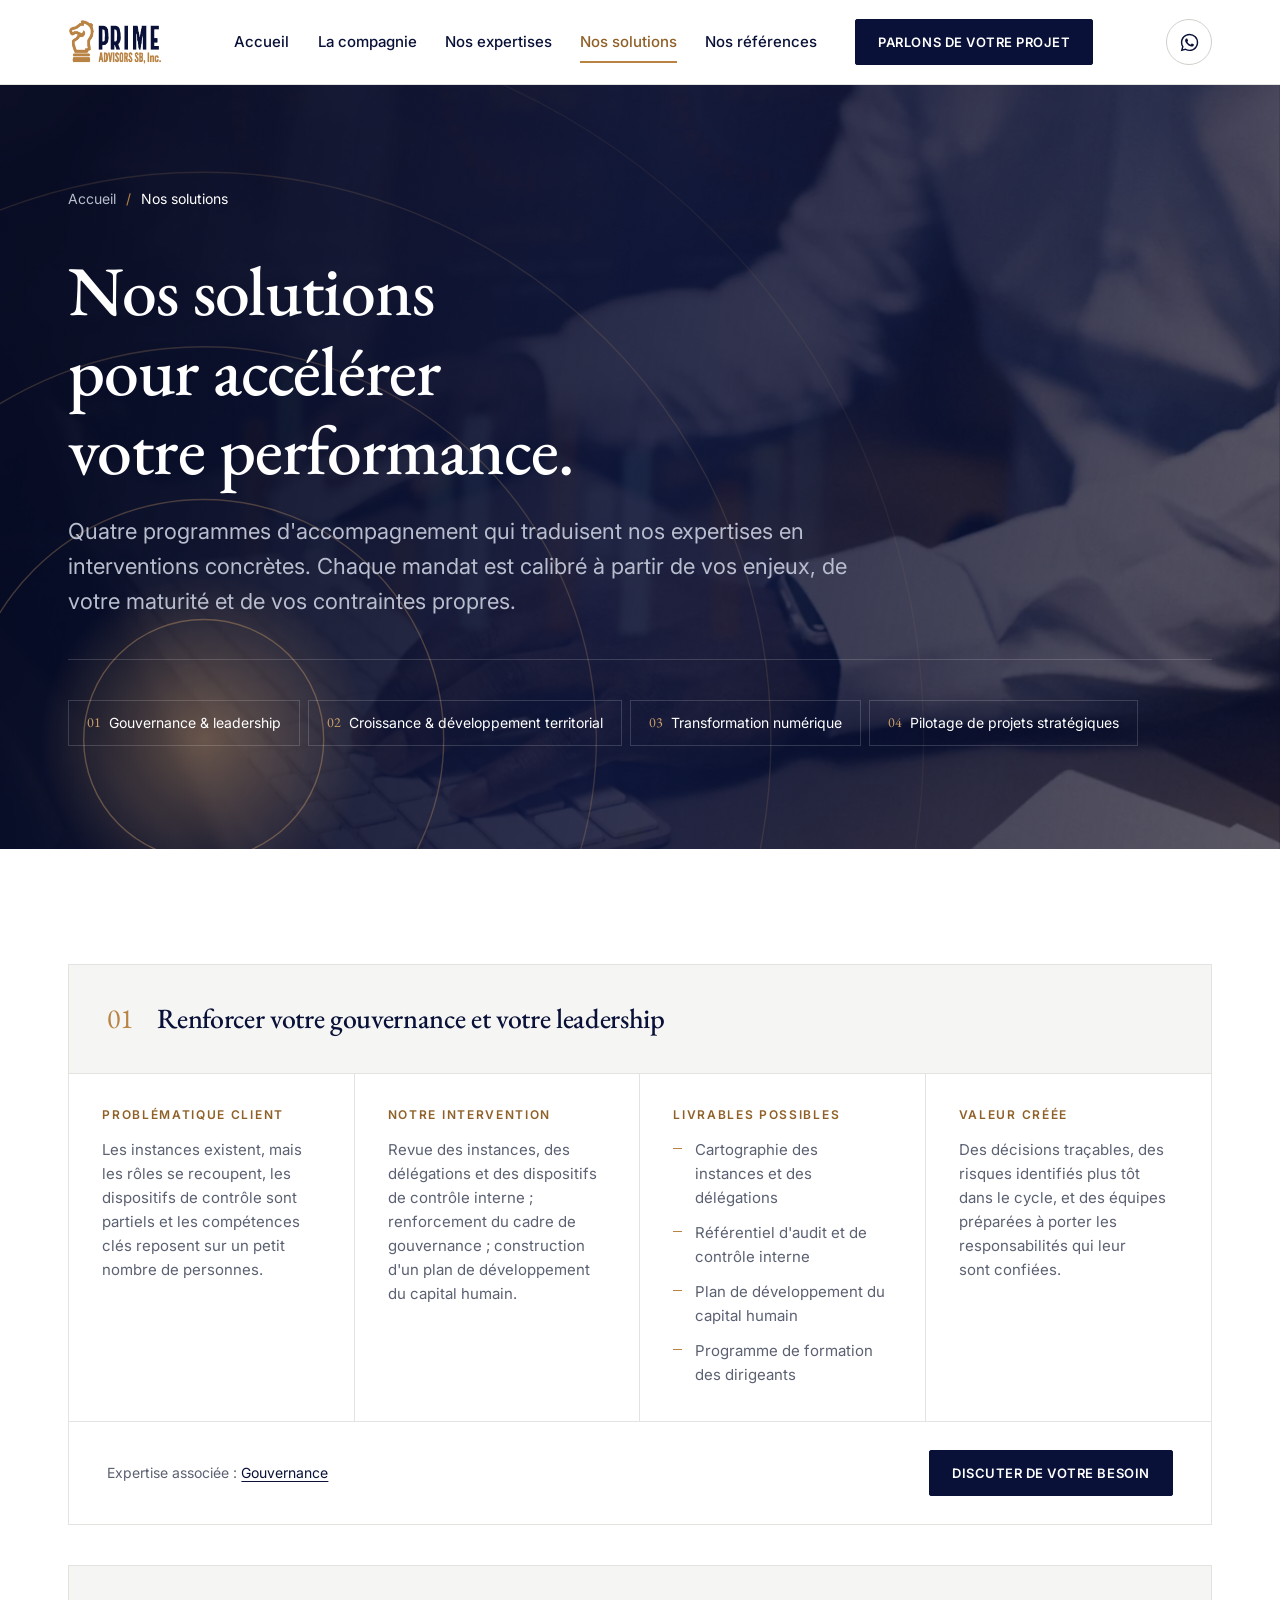
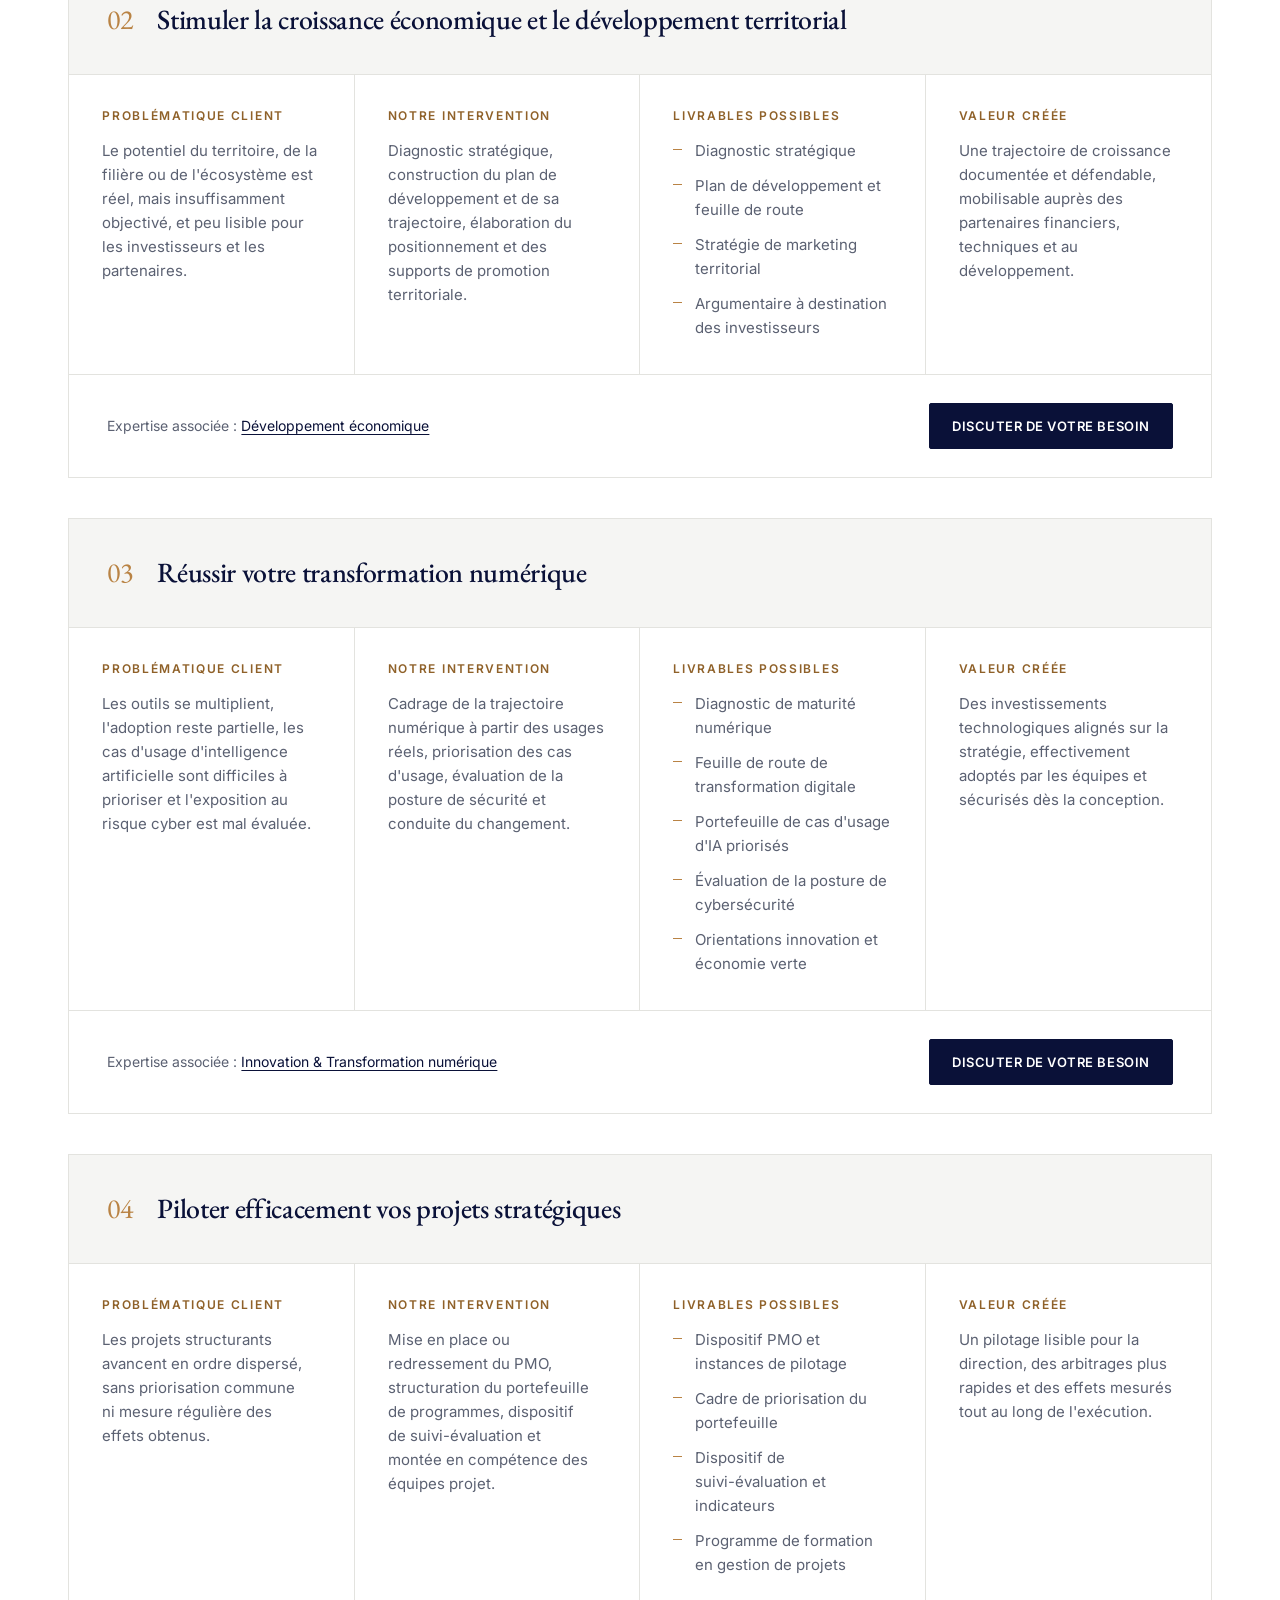
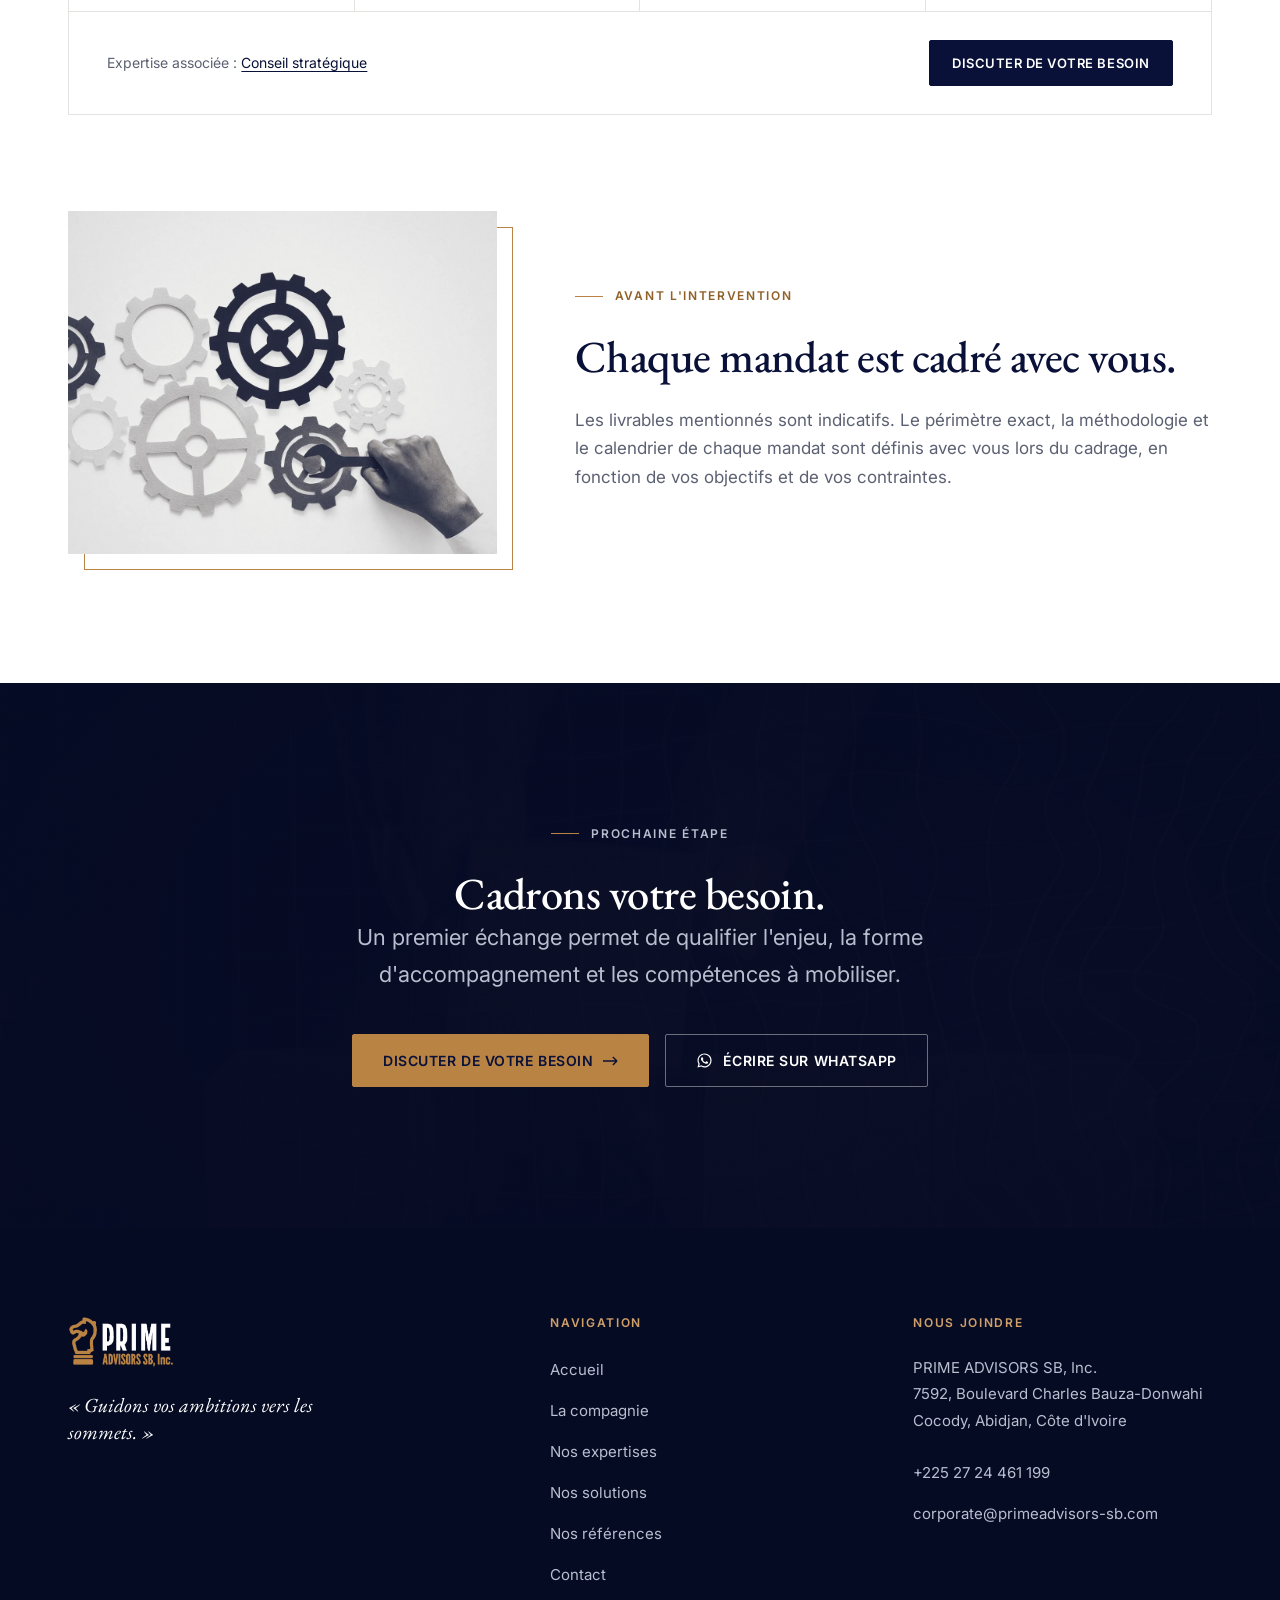
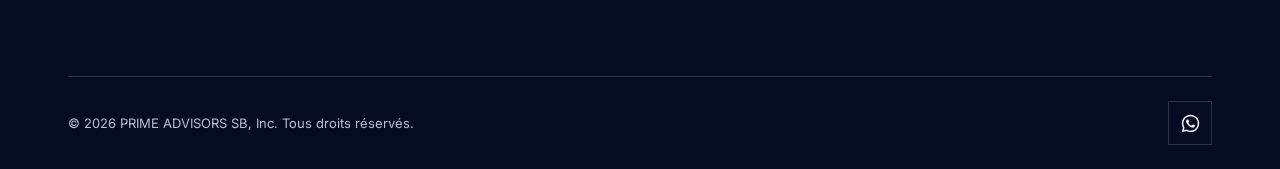
<file: nos-solutions.html>
<!DOCTYPE html>
<html lang="fr">
<head>
<meta charset="utf-8">
<meta name="viewport" content="width=device-width, initial-scale=1">
<title>Nos solutions | PRIME ADVISORS SB, Inc.</title>
<meta name="description" content="Quatre programmes d'accompagnement : gouvernance et leadership, développement territorial, transformation numérique et pilotage de projets stratégiques.">
<link rel="canonical" href="https://www.primeadvisors-sb.com/nos-solutions.html">
<meta name="theme-color" content="#0A1138">

<meta property="og:type" content="website">
<meta property="og:locale" content="fr_FR">
<meta property="og:site_name" content="PRIME ADVISORS SB, Inc.">
<meta property="og:title" content="Nos solutions | PRIME ADVISORS SB, Inc.">
<meta property="og:description" content="Nos solutions pour accélérer votre performance : gouvernance, développement économique, transformation numérique, pilotage de projets.">
<meta property="og:url" content="https://www.primeadvisors-sb.com/nos-solutions.html">
<meta property="og:image" content="https://www.primeadvisors-sb.com/assets/img/logo-full-dark.png">

<link rel="icon" href="assets/img/favicon.png" type="image/png" sizes="180x180">
<link rel="apple-touch-icon" href="assets/img/favicon.png">

<link rel="preconnect" href="https://fonts.googleapis.com">
<link rel="preconnect" href="https://fonts.gstatic.com" crossorigin>
<link rel="stylesheet" href="https://fonts.googleapis.com/css2?family=EB+Garamond:ital,wght@0,400;0,500;0,600;1,400;1,500&family=Inter:wght@300;400;500;600;700&display=swap">
<link rel="stylesheet" href="assets/css/style.css">
<script>document.documentElement.className += ' js';</script>
</head>
<body>

<a class="skip-link" href="#main">Aller au contenu principal</a>

<header class="site-header">
  <div class="container site-header__inner">
    <a class="brand" href="index.html" aria-label="PRIME ADVISORS SB, Inc., accueil">
      <img src="assets/img/logo-dark.png" alt="PRIME ADVISORS SB, Inc." width="697" height="342">
    </a>

    <div class="site-nav" id="site-nav">
      <nav class="nav" aria-label="Navigation principale">
        <a class="nav__link" href="index.html">Accueil</a>
        <a class="nav__link" href="la-compagnie.html">La compagnie</a>
        <a class="nav__link" href="nos-expertises.html">Nos expertises</a>
        <a class="nav__link" href="nos-solutions.html" aria-current="page">Nos solutions</a>
        <a class="nav__link" href="nos-references.html">Nos références</a>
      </nav>
      <div class="header-cta">
        <a class="btn btn--primary btn--sm" href="contact.html">Parlons de votre projet</a>
      </div>
      <div class="nav-mobile-contact">
        <a href="https://wa.me/2250566427272" target="_blank" rel="noopener noreferrer">WhatsApp : +225 05 66 42 72 72</a>
        <a href="tel:+2252724461199">+225 27 24 461 199</a>
        <a href="mailto:corporate@primeadvisors-sb.com">corporate@primeadvisors-sb.com</a>
        <span>Cocody, Abidjan, Côte d'Ivoire</span>
      </div>
    </div>

    <div class="header-actions">
      <a class="wa-btn" href="https://wa.me/2250566427272" target="_blank" rel="noopener noreferrer"
         aria-label="Écrire à PRIME ADVISORS sur WhatsApp (nouvel onglet)">
        <svg viewBox="0 0 24 24" fill="currentColor" aria-hidden="true"><path d="M12.04 2C6.58 2 2.13 6.45 2.13 11.91c0 1.75.46 3.45 1.32 4.95L2 22l5.25-1.38a9.9 9.9 0 0 0 4.79 1.22h.01c5.46 0 9.91-4.45 9.91-9.91 0-2.65-1.03-5.14-2.9-7.01A9.82 9.82 0 0 0 12.04 2Zm0 18.15h-.01a8.2 8.2 0 0 1-4.19-1.15l-.3-.18-3.12.82.83-3.04-.2-.31a8.16 8.16 0 0 1-1.26-4.38c0-4.54 3.7-8.24 8.25-8.24a8.2 8.2 0 0 1 8.24 8.25c0 4.54-3.7 8.23-8.24 8.23Zm4.52-6.16c-.25-.12-1.47-.72-1.69-.81-.23-.08-.39-.12-.56.13-.16.24-.64.8-.79.97-.14.16-.29.19-.54.06-.25-.12-1.05-.39-1.99-1.23-.74-.66-1.23-1.47-1.38-1.72-.14-.25-.01-.38.11-.5.11-.11.25-.29.37-.43.13-.15.17-.25.25-.41.08-.17.04-.31-.02-.43-.06-.12-.56-1.34-.76-1.84-.2-.48-.41-.42-.56-.43h-.48c-.17 0-.43.06-.66.31-.23.25-.86.85-.86 2.07 0 1.22.89 2.4 1.01 2.56.12.17 1.75 2.67 4.23 3.74.59.26 1.05.41 1.41.52.59.19 1.13.16 1.56.1.48-.07 1.47-.6 1.67-1.18.21-.58.21-1.07.15-1.18-.06-.11-.23-.17-.48-.29Z"/></svg>
      </a>
      <button class="nav-toggle" type="button" aria-expanded="false" aria-controls="site-nav" aria-label="Ouvrir le menu">
        <span class="nav-toggle__bars" aria-hidden="true"><span></span><span></span><span></span></span>
      </button>
    </div>
  </div>
</header>

<main id="main">

  <section class="page-hero page-hero--visual">
    <img class="page-hero__bg" data-parallax="0.05" src="assets/img/img-solutions.webp" alt=""
         width="1400" height="790" fetchpriority="high" decoding="async">
    <svg class="waves" viewBox="0 0 1200 700" preserveAspectRatio="xMidYMid slice"
         aria-hidden="true" focusable="false">
      <defs>
        <radialGradient id="wglow-nos-solutions-1">
          <stop offset="0" stop-color="#CFA06A" stop-opacity=".45"/>
          <stop offset="1" stop-color="#CFA06A" stop-opacity="0"/>
        </radialGradient>
      </defs>
      <circle class="waves__core" cx="200" cy="600" r="150" fill="url(#wglow-nos-solutions-1)"/>
      <g>
        <circle class="waves__ring" cx="200" cy="600" r="200" vector-effect="non-scaling-stroke"/>
        <circle class="waves__ring" cx="200" cy="600" r="200" vector-effect="non-scaling-stroke"/>
        <circle class="waves__ring" cx="200" cy="600" r="200" vector-effect="non-scaling-stroke"/>
        <circle class="waves__ring" cx="200" cy="600" r="200" vector-effect="non-scaling-stroke"/>
        <circle class="waves__ring" cx="200" cy="600" r="200" vector-effect="non-scaling-stroke"/>
      </g>
    </svg>
    <div class="container">
      <nav class="breadcrumb" aria-label="Fil d'Ariane">
        <a href="index.html">Accueil</a>
        <span aria-hidden="true">/</span>
        <span aria-current="page">Nos solutions</span>
      </nav>
      <h1>Nos solutions pour accélérer votre performance.</h1>
      <p>
        Quatre programmes d'accompagnement qui traduisent nos expertises en interventions concrètes.
        Chaque mandat est calibré à partir de vos enjeux, de votre maturité et de vos contraintes propres.
      </p>
      <nav class="anchor-nav" aria-label="Accès direct aux solutions">
        <a href="#gouvernance-leadership"><span aria-hidden="true">01</span> Gouvernance &amp; leadership</a>
        <a href="#croissance-territoriale"><span aria-hidden="true">02</span> Croissance &amp; développement territorial</a>
        <a href="#transformation-numerique"><span aria-hidden="true">03</span> Transformation numérique</a>
        <a href="#pilotage-projets"><span aria-hidden="true">04</span> Pilotage de projets stratégiques</a>
      </nav>
    </div>
  </section>

  <div class="container section">

    <!-- ========================= SOLUTION 01 ========================= -->
    <article class="sheet reveal" id="gouvernance-leadership">
      <div class="sheet__head">
        <span class="sheet__num" aria-hidden="true">01</span>
        <h2>Renforcer votre gouvernance et votre leadership</h2>
      </div>
      <div class="sheet__body">
        <div class="sheet__cell">
          <h3>Problématique client</h3>
          <p>Les instances existent, mais les rôles se recoupent, les dispositifs de contrôle sont partiels et les compétences clés reposent sur un petit nombre de personnes.</p>
        </div>
        <div class="sheet__cell">
          <h3>Notre intervention</h3>
          <p>Revue des instances, des délégations et des dispositifs de contrôle interne ; renforcement du cadre de gouvernance ; construction d'un plan de développement du capital humain.</p>
        </div>
        <div class="sheet__cell">
          <h3>Livrables possibles</h3>
          <ul class="solution__list">
            <li>Cartographie des instances et des délégations</li>
            <li>Référentiel d'audit et de contrôle interne</li>
            <li>Plan de développement du capital humain</li>
            <li>Programme de formation des dirigeants</li>
          </ul>
        </div>
        <div class="sheet__cell">
          <h3>Valeur créée</h3>
          <p>Des décisions traçables, des risques identifiés plus tôt dans le cycle, et des équipes préparées à porter les responsabilités qui leur sont confiées.</p>
        </div>
      </div>
      <div class="sheet__foot">
        <p>Expertise associée : <a href="nos-expertises.html#gouvernance" style="color:var(--navy);text-decoration:underline;text-underline-offset:3px">Gouvernance</a></p>
        <a class="btn btn--primary btn--sm" href="contact.html?objet=gouvernance">Discuter de votre besoin</a>
      </div>
    </article>

    <!-- ========================= SOLUTION 02 ========================= -->
    <article class="sheet reveal" id="croissance-territoriale">
      <div class="sheet__head">
        <span class="sheet__num" aria-hidden="true">02</span>
        <h2>Stimuler la croissance économique et le développement territorial</h2>
      </div>
      <div class="sheet__body">
        <div class="sheet__cell">
          <h3>Problématique client</h3>
          <p>Le potentiel du territoire, de la filière ou de l'écosystème est réel, mais insuffisamment objectivé, et peu lisible pour les investisseurs et les partenaires.</p>
        </div>
        <div class="sheet__cell">
          <h3>Notre intervention</h3>
          <p>Diagnostic stratégique, construction du plan de développement et de sa trajectoire, élaboration du positionnement et des supports de promotion territoriale.</p>
        </div>
        <div class="sheet__cell">
          <h3>Livrables possibles</h3>
          <ul class="solution__list">
            <li>Diagnostic stratégique</li>
            <li>Plan de développement et feuille de route</li>
            <li>Stratégie de marketing territorial</li>
            <li>Argumentaire à destination des investisseurs</li>
          </ul>
        </div>
        <div class="sheet__cell">
          <h3>Valeur créée</h3>
          <p>Une trajectoire de croissance documentée et défendable, mobilisable auprès des partenaires financiers, techniques et au développement.</p>
        </div>
      </div>
      <div class="sheet__foot">
        <p>Expertise associée : <a href="nos-expertises.html#developpement-economique" style="color:var(--navy);text-decoration:underline;text-underline-offset:3px">Développement économique</a></p>
        <a class="btn btn--primary btn--sm" href="contact.html?objet=developpement-economique">Discuter de votre besoin</a>
      </div>
    </article>

    <!-- ========================= SOLUTION 03 ========================= -->
    <article class="sheet reveal" id="transformation-numerique">
      <div class="sheet__head">
        <span class="sheet__num" aria-hidden="true">03</span>
        <h2>Réussir votre transformation numérique</h2>
      </div>
      <div class="sheet__body">
        <div class="sheet__cell">
          <h3>Problématique client</h3>
          <p>Les outils se multiplient, l'adoption reste partielle, les cas d'usage d'intelligence artificielle sont difficiles à prioriser et l'exposition au risque cyber est mal évaluée.</p>
        </div>
        <div class="sheet__cell">
          <h3>Notre intervention</h3>
          <p>Cadrage de la trajectoire numérique à partir des usages réels, priorisation des cas d'usage, évaluation de la posture de sécurité et conduite du changement.</p>
        </div>
        <div class="sheet__cell">
          <h3>Livrables possibles</h3>
          <ul class="solution__list">
            <li>Diagnostic de maturité numérique</li>
            <li>Feuille de route de transformation digitale</li>
            <li>Portefeuille de cas d'usage d'IA priorisés</li>
            <li>Évaluation de la posture de cybersécurité</li>
            <li>Orientations innovation et économie verte</li>
          </ul>
        </div>
        <div class="sheet__cell">
          <h3>Valeur créée</h3>
          <p>Des investissements technologiques alignés sur la stratégie, effectivement adoptés par les équipes et sécurisés dès la conception.</p>
        </div>
      </div>
      <div class="sheet__foot">
        <p>Expertise associée : <a href="nos-expertises.html#innovation-numerique" style="color:var(--navy);text-decoration:underline;text-underline-offset:3px">Innovation &amp; Transformation numérique</a></p>
        <a class="btn btn--primary btn--sm" href="contact.html?objet=transformation-numerique">Discuter de votre besoin</a>
      </div>
    </article>

    <!-- ========================= SOLUTION 04 ========================= -->
    <article class="sheet reveal" id="pilotage-projets">
      <div class="sheet__head">
        <span class="sheet__num" aria-hidden="true">04</span>
        <h2>Piloter efficacement vos projets stratégiques</h2>
      </div>
      <div class="sheet__body">
        <div class="sheet__cell">
          <h3>Problématique client</h3>
          <p>Les projets structurants avancent en ordre dispersé, sans priorisation commune ni mesure régulière des effets obtenus.</p>
        </div>
        <div class="sheet__cell">
          <h3>Notre intervention</h3>
          <p>Mise en place ou redressement du PMO, structuration du portefeuille de programmes, dispositif de suivi-évaluation et montée en compétence des équipes projet.</p>
        </div>
        <div class="sheet__cell">
          <h3>Livrables possibles</h3>
          <ul class="solution__list">
            <li>Dispositif PMO et instances de pilotage</li>
            <li>Cadre de priorisation du portefeuille</li>
            <li>Dispositif de suivi-évaluation et indicateurs</li>
            <li>Programme de formation en gestion de projets</li>
          </ul>
        </div>
        <div class="sheet__cell">
          <h3>Valeur créée</h3>
          <p>Un pilotage lisible pour la direction, des arbitrages plus rapides et des effets mesurés tout au long de l'exécution.</p>
        </div>
      </div>
      <div class="sheet__foot">
        <p>Expertise associée : <a href="nos-expertises.html#conseil-strategique" style="color:var(--navy);text-decoration:underline;text-underline-offset:3px">Conseil stratégique</a></p>
        <a class="btn btn--primary btn--sm" href="contact.html?objet=gestion-de-projet">Discuter de votre besoin</a>
      </div>
    </article>

    <!-- Le cadrage : une respiration visuelle après quatre fiches denses, et
         la mise en avant d'une réserve qui traînait jusqu'ici en bas de page
         en petits caractères. Le texte est inchangé. -->
    <div class="split cadrage reveal">
      <figure class="media media--framed media--zoom">
        <img src="assets/img/img-methode.webp" alt="Une main met en prise le dernier rouage d'un engrenage." width="1100" height="880" loading="lazy" decoding="async">
      </figure>
      <div class="cadrage__text">
        <p class="eyebrow">Avant l'intervention</p>
        <h2>Chaque mandat est cadré avec vous.</h2>
        <p>
          Les livrables mentionnés sont indicatifs. Le périmètre exact, la méthodologie et le calendrier de
          chaque mandat sont définis avec vous lors du cadrage, en fonction de vos objectifs et de vos contraintes.
        </p>
      </div>
    </div>

  </div>

  <section class="band band--center">
    <img class="band__bg" src="assets/img/img-expertise.webp" alt=""
         width="1400" height="790" loading="lazy" decoding="async">
    <div class="container">
      <div class="band__inner reveal">
        <p class="eyebrow">Prochaine étape</p>
        <h2>Cadrons votre besoin.</h2>
        <p style="font-size:var(--fs-lead);margin-bottom:var(--space-lg)">Un premier échange permet de qualifier l'enjeu, la forme d'accompagnement et les compétences à mobiliser.</p>
        <div class="btn-row">
          <a class="btn btn--gold" href="contact.html">Discuter de votre besoin<svg width="15" height="10" viewBox="0 0 15 10" fill="none" aria-hidden="true"><path d="M9.8 1 14 5m0 0-4.2 4M14 5H0" stroke="currentColor" stroke-width="1.4"/></svg></a>
          <a class="btn btn--ghost-invert" href="https://wa.me/2250566427272" target="_blank" rel="noopener noreferrer">
            <svg width="17" height="17" viewBox="0 0 24 24" fill="currentColor" aria-hidden="true"><path d="M12.04 2C6.58 2 2.13 6.45 2.13 11.91c0 1.75.46 3.45 1.32 4.95L2 22l5.25-1.38a9.9 9.9 0 0 0 4.79 1.22h.01c5.46 0 9.91-4.45 9.91-9.91 0-2.65-1.03-5.14-2.9-7.01A9.82 9.82 0 0 0 12.04 2Zm0 18.15h-.01a8.2 8.2 0 0 1-4.19-1.15l-.3-.18-3.12.82.83-3.04-.2-.31a8.16 8.16 0 0 1-1.26-4.38c0-4.54 3.7-8.24 8.25-8.24a8.2 8.2 0 0 1 8.24 8.25c0 4.54-3.7 8.23-8.24 8.23Zm4.52-6.16c-.25-.12-1.47-.72-1.69-.81-.23-.08-.39-.12-.56.13-.16.24-.64.8-.79.97-.14.16-.29.19-.54.06-.25-.12-1.05-.39-1.99-1.23-.74-.66-1.23-1.47-1.38-1.72-.14-.25-.01-.38.11-.5.11-.11.25-.29.37-.43.13-.15.17-.25.25-.41.08-.17.04-.31-.02-.43-.06-.12-.56-1.34-.76-1.84-.2-.48-.41-.42-.56-.43h-.48c-.17 0-.43.06-.66.31-.23.25-.86.85-.86 2.07 0 1.22.89 2.4 1.01 2.56.12.17 1.75 2.67 4.23 3.74.59.26 1.05.41 1.41.52.59.19 1.13.16 1.56.1.48-.07 1.47-.6 1.67-1.18.21-.58.21-1.07.15-1.18-.06-.11-.23-.17-.48-.29Z"/></svg>
            Écrire sur WhatsApp
          </a>
        </div>
      </div>
    </div>
  </section>

</main>

<footer class="site-footer">
  <div class="container">
    <div class="site-footer__top">
      <div class="site-footer__brand">
        <img src="assets/img/logo-light.png" alt="PRIME ADVISORS SB, Inc." width="697" height="342" loading="lazy">
        <p class="site-footer__slogan">« Guidons vos ambitions vers les sommets. »</p>
      </div>
      <nav aria-label="Navigation de pied de page">
        <h3>Navigation</h3>
        <ul>
          <li><a href="index.html">Accueil</a></li>
          <li><a href="la-compagnie.html">La compagnie</a></li>
          <li><a href="nos-expertises.html">Nos expertises</a></li>
          <li><a href="nos-solutions.html">Nos solutions</a></li>
          <li><a href="nos-references.html">Nos références</a></li>
          <li><a href="contact.html">Contact</a></li>
        </ul>
      </nav>
      <div>
        <h3>Nous joindre</h3>
        <address>
          PRIME ADVISORS SB, Inc.<br>
          7592, Boulevard Charles Bauza-Donwahi<br>
          Cocody, Abidjan, Côte d'Ivoire
        </address>
        <ul style="margin-top:var(--space-md)">
          <li><a href="tel:+2252724461199">+225 27 24 461 199</a></li>
          <li><a href="mailto:corporate@primeadvisors-sb.com">corporate@primeadvisors-sb.com</a></li>
        </ul>
      </div>
    </div>
    <div class="site-footer__bottom">
      <p style="margin:0">&copy; <span data-current-year>2026</span> PRIME ADVISORS SB, Inc. Tous droits réservés.</p>

      <div class="site-footer__social">
        <a class="wa-btn" href="https://wa.me/2250566427272" target="_blank" rel="noopener noreferrer"
           aria-label="Écrire à PRIME ADVISORS sur WhatsApp (nouvel onglet)">
          <svg viewBox="0 0 24 24" fill="currentColor" aria-hidden="true"><path d="M12.04 2C6.58 2 2.13 6.45 2.13 11.91c0 1.75.46 3.45 1.32 4.95L2 22l5.25-1.38a9.9 9.9 0 0 0 4.79 1.22h.01c5.46 0 9.91-4.45 9.91-9.91 0-2.65-1.03-5.14-2.9-7.01A9.82 9.82 0 0 0 12.04 2Zm0 18.15h-.01a8.2 8.2 0 0 1-4.19-1.15l-.3-.18-3.12.82.83-3.04-.2-.31a8.16 8.16 0 0 1-1.26-4.38c0-4.54 3.7-8.24 8.25-8.24a8.2 8.2 0 0 1 8.24 8.25c0 4.54-3.7 8.23-8.24 8.23Zm4.52-6.16c-.25-.12-1.47-.72-1.69-.81-.23-.08-.39-.12-.56.13-.16.24-.64.8-.79.97-.14.16-.29.19-.54.06-.25-.12-1.05-.39-1.99-1.23-.74-.66-1.23-1.47-1.38-1.72-.14-.25-.01-.38.11-.5.11-.11.25-.29.37-.43.13-.15.17-.25.25-.41.08-.17.04-.31-.02-.43-.06-.12-.56-1.34-.76-1.84-.2-.48-.41-.42-.56-.43h-.48c-.17 0-.43.06-.66.31-.23.25-.86.85-.86 2.07 0 1.22.89 2.4 1.01 2.56.12.17 1.75 2.67 4.23 3.74.59.26 1.05.41 1.41.52.59.19 1.13.16 1.56.1.48-.07 1.47-.6 1.67-1.18.21-.58.21-1.07.15-1.18-.06-.11-.23-.17-.48-.29Z"/></svg>
        </a>
      </div>
    </div>
  </div>
</footer>

<script src="assets/js/main.js" defer></script>
</body>
</html>
</file>
<file: assets/css/style.css>
/* ==========================================================================
   PRIME ADVISORS SB, Inc. | Feuille de style institutionnelle
   Système : Minimalisme / Swiss style, institutionnel, spacieux, sobre.
   Palette de marque verrouillée : navy #0A1138 · or #B98344 · blanc · gris.
   ========================================================================== */

/* --------------------------------------------------------------------------
   1. TOKENS
   -------------------------------------------------------------------------- */
:root {
  /* Couleurs de marque */
  --navy: #0A1138;
  --gold: #B98344;
  --white: #FFFFFF;
  --gray-light: #F5F5F3;
  --gray-dark: #222222;

  /* Déclinaisons (dérivées, ne pas introduire de nouvelles teintes) */
  --navy-900: #060B24;
  --navy-800: #0A1138;
  --navy-700: #141C4A;
  --navy-600: #232B5C;
  /* Or assombri pour le texte sur fond clair : le #B98344 de marque ne donne
     que 3.3:1 sur blanc. Cette valeur atteint 5.4:1 sur blanc et 4.9:1 sur
     --gray-light, soit le seuil AA pour les libellés de petite taille.
     L'or de marque reste utilisé tel quel pour les filets, les grands
     chiffres et tous les accents sur fond navy. */
  --gold-600: #8F6129;
  --gold-400: #CFA06A;
  --gold-100: #F4EADE;

  /* Rôles sémantiques */
  --bg: var(--white);
  --bg-alt: var(--gray-light);
  --bg-invert: var(--navy);
  --text: var(--gray-dark);
  --text-strong: var(--navy);
  --text-muted: #5B6172;         /* 6.18:1 sur blanc, AA */
  --text-on-invert: #FFFFFF;
  --text-on-invert-muted: #B9BECF; /* 8.9:1 sur navy, AA */
  --border: #E3E3DF;
  --border-strong: #CFCFC9;
  --border-invert: rgba(255, 255, 255, 0.16);
  --accent: var(--gold);
  --focus: var(--gold-400);

  /* Typographie */
  --font-display: "EB Garamond", "Iowan Old Style", Georgia, "Times New Roman", serif;
  --font-body: "Inter", -apple-system, BlinkMacSystemFont, "Segoe UI", Roboto, Helvetica, Arial, sans-serif;

  --fs-eyebrow: 0.75rem;
  --fs-small: 0.875rem;
  --fs-body: 1.0625rem;
  --fs-lead: clamp(1.125rem, 0.98rem + 0.62vw, 1.375rem);
  --fs-h4: clamp(1.0625rem, 1rem + 0.3vw, 1.1875rem);
  --fs-h3: clamp(1.375rem, 1.22rem + 0.65vw, 1.75rem);
  --fs-h2: clamp(1.875rem, 1.5rem + 1.6vw, 3rem);
  --fs-h1: clamp(2.5rem, 1.72rem + 3.3vw, 4.5rem);

  /* Échelle d'espacement, profil « spacieux » */
  --space-xs: 8px;
  --space-sm: 16px;
  --space-md: 24px;
  --space-lg: 40px;
  --space-xl: 64px;
  --space-2xl: 96px;
  --section-y: clamp(72px, 9vw, 132px);

  /* Structure */
  --container: 1240px;
  --container-narrow: 860px;
  --gutter: clamp(20px, 4vw, 48px);
  --header-h: 84px;
  --radius: 2px;

  /* Mouvement, profil « subtil » */
  --ease: cubic-bezier(0.22, 0.61, 0.36, 1);
  --dur: 240ms;
  --dur-slow: 420ms;
}

@media (max-width: 900px) {
  :root { --header-h: 68px; }
}

/* --------------------------------------------------------------------------
   2. BASE
   -------------------------------------------------------------------------- */
*, *::before, *::after { box-sizing: border-box; }

html {
  -webkit-text-size-adjust: 100%;
  scroll-behavior: smooth;
  scroll-padding-top: calc(var(--header-h) + 16px);
}

body {
  margin: 0;
  background: var(--bg);
  color: var(--text);
  font-family: var(--font-body);
  font-size: var(--fs-body);
  line-height: 1.7;
  font-weight: 400;
  -webkit-font-smoothing: antialiased;
  -moz-osx-font-smoothing: grayscale;
  overflow-x: hidden;
}

img, svg, video { max-width: 100%; height: auto; display: block; }

a { color: inherit; text-decoration: none; }

button, input, select, textarea { font: inherit; color: inherit; }

h1, h2, h3, h4 {
  font-family: var(--font-display);
  color: var(--text-strong);
  font-weight: 500;
  line-height: 1.14;
  letter-spacing: -0.012em;
  margin: 0;
  text-wrap: balance;
}

h1 { font-size: var(--fs-h1); }
h2 { font-size: var(--fs-h2); }
h3 { font-size: var(--fs-h3); line-height: 1.24; }
h4 { font-size: var(--fs-h4); font-family: var(--font-body); font-weight: 600; letter-spacing: 0; line-height: 1.4; }

p { margin: 0 0 1.15em; text-wrap: pretty; }
p:last-child { margin-bottom: 0; }

ul, ol { margin: 0; padding: 0; list-style: none; }

::selection { background: var(--gold); color: var(--navy); }

:focus-visible {
  outline: 2px solid var(--focus);
  outline-offset: 3px;
  border-radius: 1px;
}

.skip-link {
  position: absolute;
  left: var(--gutter);
  top: -100px;
  z-index: 200;
  background: var(--navy);
  color: #fff;
  padding: 12px 20px;
  font-size: var(--fs-small);
  font-weight: 500;
  transition: top var(--dur) var(--ease);
}
.skip-link:focus { top: 12px; }

.sr-only {
  position: absolute; width: 1px; height: 1px;
  padding: 0; margin: -1px; overflow: hidden;
  clip: rect(0 0 0 0); white-space: nowrap; border: 0;
}

/* --------------------------------------------------------------------------
   3. LAYOUT
   -------------------------------------------------------------------------- */
.container {
  width: 100%;
  max-width: var(--container);
  margin-inline: auto;
  padding-inline: var(--gutter);
}
.container--narrow { max-width: var(--container-narrow); }

.section { padding-block: var(--section-y); }
.section--tight { padding-block: clamp(56px, 6vw, 88px); }
.section--alt { background: var(--bg-alt); }
.section--invert { background: var(--navy); color: var(--text-on-invert-muted); }
.section--invert h2, .section--invert h3, .section--invert h4 { color: #fff; }

.section--hairline { border-top: 1px solid var(--border); }

/* En-tête de section */
.section-head { max-width: 760px; margin-bottom: clamp(40px, 5vw, 64px); }
.section-head--center { margin-inline: auto; text-align: center; }
.section-head p { color: var(--text-muted); font-size: var(--fs-lead); line-height: 1.62; margin-top: var(--space-md); }
.section--invert .section-head p { color: var(--text-on-invert-muted); }

.eyebrow {
  display: flex;
  align-items: center;
  gap: 12px;
  font-family: var(--font-body);
  font-size: var(--fs-eyebrow);
  font-weight: 600;
  letter-spacing: 0.14em;
  text-transform: uppercase;
  color: var(--gold-600);
  margin: 0 0 var(--space-md);
}
.eyebrow::before {
  content: "";
  width: 28px; height: 1px;
  background: var(--gold);
  flex: none;
}
.section--invert .eyebrow { color: var(--gold-400); }
.section-head--center .eyebrow { justify-content: center; }

.lead { font-size: var(--fs-lead); line-height: 1.62; color: var(--text-muted); }
.section--invert .lead { color: var(--text-on-invert-muted); }

.grid { display: grid; gap: var(--space-lg); }
.grid--2 { grid-template-columns: repeat(2, 1fr); }
.grid--3 { grid-template-columns: repeat(3, 1fr); }
.grid--4 { grid-template-columns: repeat(4, 1fr); }

@media (max-width: 1080px) {
  .grid--4 { grid-template-columns: repeat(2, 1fr); }
}
@media (max-width: 860px) {
  .grid--2, .grid--3 { grid-template-columns: 1fr; }
}
@media (max-width: 560px) {
  .grid--4 { grid-template-columns: 1fr; }
}

/* --------------------------------------------------------------------------
   4. BOUTONS
   -------------------------------------------------------------------------- */
.btn {
  display: inline-flex;
  align-items: center;
  justify-content: center;
  gap: 10px;
  min-height: 52px;
  padding: 14px 30px;
  font-family: var(--font-body);
  font-size: var(--fs-small);
  font-weight: 600;
  letter-spacing: 0.04em;
  text-transform: uppercase;
  border: 1px solid transparent;
  border-radius: var(--radius);
  cursor: pointer;
  transition: background-color var(--dur) var(--ease),
              color var(--dur) var(--ease),
              border-color var(--dur) var(--ease),
              transform var(--dur) var(--ease);
}
.btn svg { flex: none; transition: transform var(--dur) var(--ease); }
.btn:hover svg { transform: translateX(3px); }

.btn--primary { background: var(--navy); color: #fff; border-color: var(--navy); }
.btn--primary:hover { background: var(--navy-700); border-color: var(--navy-700); }

.btn--gold { background: var(--gold); color: var(--navy); border-color: var(--gold); }
.btn--gold:hover { background: var(--gold-400); border-color: var(--gold-400); }

.btn--ghost { background: transparent; color: var(--navy); border-color: var(--border-strong); }
.btn--ghost:hover { border-color: var(--navy); background: var(--navy); color: #fff; }

.btn--ghost-invert { background: transparent; color: #fff; border-color: rgba(255,255,255,0.4); }
.btn--ghost-invert:hover { background: rgba(255,255,255,0.1); border-color: #fff; }

.btn--sm { min-height: 44px; padding: 11px 22px; font-size: 0.8125rem; }
.btn--block { width: 100%; }

.btn-row { display: flex; flex-wrap: wrap; gap: var(--space-sm); }

/* Lien texte fléché */
.link-arrow {
  display: inline-flex;
  align-items: center;
  gap: 9px;
  font-size: var(--fs-small);
  font-weight: 600;
  letter-spacing: 0.04em;
  text-transform: uppercase;
  color: var(--navy);
  padding-block: 6px;
  border-bottom: 1px solid var(--gold);
  transition: gap var(--dur) var(--ease), color var(--dur) var(--ease);
}
.link-arrow:hover { gap: 15px; color: var(--gold-600); }
.section--invert .link-arrow { color: #fff; }
.section--invert .link-arrow:hover { color: var(--gold-400); }

/* --------------------------------------------------------------------------
   5. EN-TÊTE / NAVIGATION
   -------------------------------------------------------------------------- */
.site-header {
  position: sticky;
  top: 0;
  z-index: 100;
  border-bottom: 1px solid var(--border);
  transition: transform 0.42s var(--ease), box-shadow var(--dur) var(--ease), border-color var(--dur) var(--ease);
}
/* L'en-tête s'efface à la descente et revient à la remontée : la lecture
   gagne toute la hauteur d'écran, la navigation reste à un geste. */
.site-header.is-hidden { transform: translateY(-100%); }

/* ATTENTION : une transformation sur .site-header en fait le bloc conteneur
   du panneau mobile, qui est en position: fixed à l'intérieur. Le panneau
   se retrouverait alors haut de quelques pixels au lieu de couvrir l'écran.
   À l'ouverture du menu, le JS retire .is-hidden en neutralisant d'abord la
   transition : sans quoi la transformation resterait non nulle pendant les
   420 ms du retour, et le panneau s'ouvrirait de travers. */
.site-header.no-transition { transition: none; }
/* Le flou est porté par un pseudo-élément : appliqué sur .site-header,
   backdrop-filter en ferait le bloc conteneur du panneau mobile en
   position: fixed, qui ne pourrait plus occuper toute la hauteur d'écran. */
.site-header::before {
  content: "";
  position: absolute;
  inset: 0;
  z-index: -1;
  background: rgba(255, 255, 255, 0.94);
  backdrop-filter: saturate(180%) blur(14px);
  -webkit-backdrop-filter: saturate(180%) blur(14px);
}
.site-header.is-scrolled {
  box-shadow: 0 1px 24px rgba(10, 17, 56, 0.08);
  border-bottom-color: transparent;
}

.site-header__inner {
  display: flex;
  align-items: center;
  justify-content: space-between;
  gap: var(--space-lg);
  min-height: var(--header-h);
}

.brand { display: flex; align-items: center; flex: none; }
.brand img { height: 46px; width: auto; }
@media (max-width: 900px) { .brand img { height: 36px; } }

.site-nav {
  display: flex;
  align-items: center;
  gap: clamp(24px, 3vw, 44px);
}

.nav { display: flex; align-items: center; gap: clamp(18px, 2.2vw, 34px); }

.nav__link {
  position: relative;
  font-size: 0.9375rem;
  font-weight: 500;
  color: var(--navy);
  padding: 10px 0;
  white-space: nowrap;
  transition: color var(--dur) var(--ease);
}
.nav__link::after {
  content: "";
  position: absolute;
  left: 0; right: 0; bottom: 2px;
  height: 1.5px;
  background: var(--gold);
  transform: scaleX(0);
  transform-origin: left;
  transition: transform var(--dur-slow) var(--ease);
}
.nav__link:hover::after,
.nav__link[aria-current="page"]::after { transform: scaleX(1); }
.nav__link[aria-current="page"] { color: var(--gold-600); }

.header-cta { flex: none; }

.nav-toggle {
  display: none;
  align-items: center;
  justify-content: center;
  width: 48px; height: 48px;
  margin-right: -12px;
  background: none;
  border: 0;
  cursor: pointer;
  color: var(--navy);
}
.nav-toggle__bars { display: block; width: 24px; height: 14px; position: relative; }
.nav-toggle__bars span {
  position: absolute; left: 0; right: 0; height: 1.5px;
  background: currentColor;
  transition: transform var(--dur) var(--ease), opacity 160ms var(--ease);
}
.nav-toggle__bars span:nth-child(1) { top: 0; }
.nav-toggle__bars span:nth-child(2) { top: 6px; }
.nav-toggle__bars span:nth-child(3) { top: 12px; }
.nav-toggle[aria-expanded="true"] .nav-toggle__bars span:nth-child(1) { transform: translateY(6px) rotate(45deg); }
.nav-toggle[aria-expanded="true"] .nav-toggle__bars span:nth-child(2) { opacity: 0; }
.nav-toggle[aria-expanded="true"] .nav-toggle__bars span:nth-child(3) { transform: translateY(-6px) rotate(-45deg); }

/* Panneau mobile */
@media (max-width: 1080px) {
  .nav-toggle { display: flex; }

  .site-nav {
    position: fixed;
    inset: var(--header-h) 0 0;
    background: var(--white);
    padding: var(--space-lg) var(--gutter) var(--space-xl);
    display: flex;
    flex-direction: column;
    gap: 0;
    overflow-y: auto;
    transform: translateY(-8px);
    opacity: 0;
    visibility: hidden;
    transition: opacity var(--dur) var(--ease), transform var(--dur) var(--ease), visibility var(--dur);
  }
  .site-nav.is-open { opacity: 1; visibility: visible; transform: none; }

  .nav { flex-direction: column; align-items: stretch; gap: 0; }
  .nav__link {
    font-family: var(--font-display);
    font-size: 1.5rem;
    font-weight: 500;
    padding: 18px 0;
    border-bottom: 1px solid var(--border);
  }
  .nav__link::after { display: none; }
  .nav__link[aria-current="page"] { color: var(--gold-600); }

  .header-cta { display: none; }
  .site-nav .header-cta { display: block; margin-top: var(--space-lg); }
  .site-nav .btn { width: 100%; }

  body.nav-open { overflow: hidden; }
}

.nav-mobile-contact {
  margin-top: var(--space-lg);
  padding-top: var(--space-lg);
  border-top: 1px solid var(--border);
  font-size: var(--fs-small);
  color: var(--text-muted);
  display: grid;
  gap: 6px;
}
.nav-mobile-contact a:hover { color: var(--gold-600); }
@media (min-width: 1081px) { .nav-mobile-contact { display: none; } }

/* --------------------------------------------------------------------------
   6. HERO
   -------------------------------------------------------------------------- */
.hero {
  position: relative;
  background: var(--navy);
  color: #fff;
  overflow: hidden;
  isolation: isolate;
}
.hero::before {
  content: "";
  position: absolute;
  inset: 0;
  background:
    radial-gradient(120% 90% at 88% 12%, rgba(185, 131, 68, 0.20), transparent 58%),
    radial-gradient(90% 70% at 8% 100%, rgba(35, 43, 92, 0.85), transparent 60%);
  z-index: -1;
}

.hero__inner {
  display: grid;
  grid-template-columns: minmax(0, 1.06fr) minmax(0, 0.94fr);
  align-items: center;
  gap: clamp(40px, 6vw, 88px);
  padding-block: clamp(72px, 10vw, 148px);
}

.hero__eyebrow {
  display: inline-flex;
  align-items: center;
  gap: 12px;
  font-size: var(--fs-eyebrow);
  font-weight: 600;
  letter-spacing: 0.16em;
  text-transform: uppercase;
  color: var(--gold-400);
  margin-bottom: var(--space-md);
}
.hero__eyebrow::before { content: ""; width: 32px; height: 1px; background: var(--gold); }

.hero h1 {
  color: #fff;
  font-size: var(--fs-h1);
  font-weight: 500;
  line-height: 1.06;
  letter-spacing: -0.02em;
  margin-bottom: var(--space-md);
}
.hero h1 em { font-style: italic; color: var(--gold-400); }

.hero__sub {
  font-size: var(--fs-lead);
  line-height: 1.6;
  color: var(--text-on-invert-muted);
  max-width: 40ch;
  margin-bottom: var(--space-lg);
}

.hero__actions { margin-bottom: var(--space-xl); }

.hero__meta {
  display: flex;
  flex-wrap: wrap;
  gap: var(--space-md) var(--space-lg);
  padding-top: var(--space-lg);
  border-top: 1px solid var(--border-invert);
}
.hero__meta li {
  font-size: var(--fs-small);
  color: var(--text-on-invert-muted);
  display: flex;
  align-items: center;
  gap: 9px;
}
.hero__meta li::before {
  content: "";
  width: 5px; height: 5px;
  background: var(--gold);
  transform: rotate(45deg);
  flex: none;
}

.hero__visual { position: relative; }
.hero__visual svg { width: 100%; height: auto; }

@media (max-width: 960px) {
  .hero__inner { grid-template-columns: 1fr; gap: var(--space-xl); }
  .hero__visual { max-width: 480px; margin-inline: auto; width: 100%; }
  .hero__sub { max-width: 52ch; }
}

/* Bandeau de page intérieure */
.page-hero {
  background: var(--navy);
  color: #fff;
  padding-block: clamp(64px, 8vw, 120px);
  position: relative;
  overflow: hidden;
  isolation: isolate;
}
.page-hero::before {
  content: "";
  position: absolute; inset: 0;
  background: radial-gradient(100% 120% at 92% 0%, rgba(185,131,68,0.18), transparent 60%);
  z-index: -1;
}
/* Bandeau de page adossé à un visuel de marque */
.page-hero__bg {
  position: absolute;
  inset: 0;
  width: 100%; height: 100%;
  object-fit: cover;
  z-index: -2;
}
.page-hero--visual::before {
  background: linear-gradient(100deg, rgba(6, 11, 36, 0.96) 6%, rgba(10, 17, 56, 0.82) 50%, rgba(10, 17, 56, 0.58) 100%);
}

/* Bandeau adossé à un portrait : le voile reste opaque sous la colonne de
   texte, puis s'ouvre nettement plus à droite pour que le visage se voie.
   Mesuré sur le composite : pire fond de la zone de texte à L 0,027, soit
   13,6:1 en blanc et 7,5:1 pour le texte atténué. */
.page-hero--portrait::before {
  background: linear-gradient(100deg, rgba(6, 11, 36, 0.95) 4%, rgba(10, 17, 56, 0.84) 46%, rgba(10, 17, 56, 0.34) 100%);
}

.page-hero h1 { color: #fff; max-width: 20ch; margin-bottom: var(--space-md); }
.page-hero p { color: var(--text-on-invert-muted); font-size: var(--fs-lead); line-height: 1.6; max-width: 58ch; }

.breadcrumb {
  display: flex; flex-wrap: wrap; align-items: center; gap: 10px;
  font-size: var(--fs-small);
  color: var(--text-on-invert-muted);
  margin-bottom: var(--space-lg);
}
.breadcrumb a:hover { color: var(--gold-400); }
.breadcrumb span[aria-hidden] { color: var(--gold); }
.breadcrumb [aria-current="page"] { color: #fff; }

/* --------------------------------------------------------------------------
   7. CARTES
   -------------------------------------------------------------------------- */
.card {
  position: relative;
  display: flex;
  flex-direction: column;
  gap: var(--space-sm);
  background: var(--white);
  border: 1px solid var(--border);
  padding: clamp(28px, 3vw, 40px);
  transition: border-color var(--dur) var(--ease), transform var(--dur) var(--ease), box-shadow var(--dur) var(--ease);
}
.card:hover {
  border-color: var(--gold);
  transform: translateY(-3px);
  box-shadow: 0 18px 44px -28px rgba(10, 17, 56, 0.5);
}
.card__num {
  font-family: var(--font-display);
  font-size: 1.75rem;
  font-weight: 500;
  color: var(--gold);
  line-height: 1;
  letter-spacing: 0.02em;
}
.card__title { font-size: var(--fs-h3); font-family: var(--font-display); font-weight: 500; color: var(--navy); }
.card p { color: var(--text-muted); font-size: 1rem; }
.card .link-arrow { margin-top: auto; align-self: flex-start; padding-top: var(--space-xs); }

.card--invert { background: rgba(255,255,255,0.035); border-color: var(--border-invert); }
.card--invert .card__title { color: #fff; }
.card--invert p { color: var(--text-on-invert-muted); }
.card--invert:hover { border-color: var(--gold); background: rgba(255,255,255,0.06); }

/* Carte solution avec liste */
.solution {
  display: flex;
  flex-direction: column;
  gap: var(--space-md);
  padding: clamp(28px, 3vw, 40px);
  background: var(--white);
  border: 1px solid var(--border);
  border-top: 2px solid var(--gold);
  transition: box-shadow var(--dur) var(--ease), transform var(--dur) var(--ease);
}
.solution:hover { transform: translateY(-3px); box-shadow: 0 18px 44px -28px rgba(10,17,56,0.5); }
.solution h3 { font-size: var(--fs-h3); }
.solution__list { display: grid; gap: 11px; }
.solution__list li {
  position: relative;
  padding-left: 22px;
  font-size: 1rem;
  color: var(--text-muted);
  line-height: 1.55;
}
.solution__list li::before {
  content: "";
  position: absolute;
  left: 0; top: 0.62em;
  width: 9px; height: 1px;
  background: var(--gold);
}

/* --- Index des solutions, sur l'accueil ----------------------------------
   La page Nos solutions détaille chaque programme ; l'accueil ne fait que
   les annoncer. D'où un index de quatre lignes, qui donne le titre et
   trois mots-clés, et renvoie pour le reste. Répéter ici le détail de la
   page aurait dilué les deux. */
.sol-index { border-top: 1px solid var(--border); }
.sol-index__item { border-bottom: 1px solid var(--border); }

.sol-index__link {
  position: relative;
  isolation: isolate;
  display: grid;
  grid-template-columns: auto minmax(0, 1fr) auto;
  align-items: center;
  gap: clamp(16px, 2.6vw, 40px);
  padding: clamp(15px, 1.7vw, 21px) clamp(12px, 1.6vw, 22px);
  min-height: 44px;
}
/* Un voile qui se déroule depuis la gauche : transform seul, donc aucun
   recalcul de mise en page au survol. */
.sol-index__link::before {
  content: "";
  position: absolute;
  inset: 0;
  z-index: -1;
  background: var(--gray-light);
  transform: scaleX(0);
  transform-origin: left;
  transition: transform 0.45s var(--ease);
}
.sol-index__link:hover::before,
.sol-index__link:focus-visible::before { transform: scaleX(1); }

.sol-index__num {
  font-family: var(--font-display);
  font-size: clamp(1.25rem, 1.05rem + 0.8vw, 1.75rem);
  line-height: 1;
  color: var(--gold-600);
  font-variant-numeric: tabular-nums;
}
.sol-index__title {
  font-family: var(--font-display);
  font-size: clamp(1.0625rem, 0.95rem + 0.55vw, 1.3125rem);
  font-weight: 500;
  line-height: 1.25;
  color: var(--navy);
  letter-spacing: -0.008em;
}
.sol-index__keys {
  display: block;
  margin-top: 7px;
  font-family: var(--font-body);
  font-size: 0.8125rem;
  letter-spacing: 0.09em;
  text-transform: uppercase;
  color: var(--text-muted);
}
.sol-index__go {
  flex: none;
  color: var(--navy);
  transition: transform var(--dur) var(--ease);
}
.sol-index__link:hover .sol-index__go { transform: translateX(6px); }

@media (max-width: 560px) {
  .sol-index__link { grid-template-columns: auto minmax(0, 1fr); }
  .sol-index__go { display: none; }
}

/* Liste à puces losange */
.diamond-list { display: grid; gap: 14px; }
.diamond-list li {
  position: relative;
  padding-left: 26px;
  color: var(--text-muted);
}
.diamond-list li::before {
  content: "";
  position: absolute;
  left: 2px; top: 0.66em;
  width: 6px; height: 6px;
  background: var(--gold);
  transform: rotate(45deg);
}
.section--invert .diamond-list li { color: var(--text-on-invert-muted); }
.diamond-list strong { color: var(--text-strong); font-weight: 600; }
.section--invert .diamond-list strong { color: #fff; }

/* Rangée « pourquoi » numérotée */
.reasons { display: grid; gap: 0; border-top: 1px solid var(--border-invert); }
.reasons li {
  display: grid;
  grid-template-columns: 72px 1fr;
  gap: var(--space-md);
  align-items: baseline;
  padding: clamp(22px, 2.6vw, 30px) 0;
  border-bottom: 1px solid var(--border-invert);
}
.reasons__num {
  font-family: var(--font-display);
  font-size: 1.25rem;
  color: var(--gold);
  letter-spacing: 0.06em;
}
.reasons__text { font-size: var(--fs-lead); line-height: 1.5; color: #fff; font-family: var(--font-display); font-weight: 400; }
@media (max-width: 640px) {
  .reasons li { grid-template-columns: 46px 1fr; gap: var(--space-sm); }
}

/* --------------------------------------------------------------------------
   8. RAYONNEMENT (Côte d'Ivoire → International)
   -------------------------------------------------------------------------- */
.reach {
  display: grid;
  grid-template-columns: repeat(4, 1fr);
  gap: var(--space-md);
  position: relative;
  margin-top: var(--space-lg);
}
/* Le trait de liaison se trace de la Côte d'Ivoire vers l'international
   quand la section entre dans le champ de vision. C'est la progression
   elle-même qui est mise en scène, pas un effet ajouté. */
.reach::before {
  content: "";
  position: absolute;
  top: 38px; left: 6%; right: 6%;
  height: 1px;
  background: linear-gradient(90deg, var(--gold), rgba(185,131,68,0.25));
  transform-origin: left center;
}
.js .reach::before { transform: scaleX(0); transition: transform 1.4s var(--ease) 0.15s; }
.js .reach.is-visible::before { transform: scaleX(1); }

/* Chaque étape apparaît dans le sillage du trait. */
.js .reach__item { opacity: 0; transform: translateY(10px); }
.js .reach.is-visible .reach__item {
  opacity: 1;
  transform: none;
  transition: opacity 0.6s var(--ease), transform 0.6s var(--ease);
}
.js .reach.is-visible .reach__item:nth-child(1) { transition-delay: 0.30s; }
.js .reach.is-visible .reach__item:nth-child(2) { transition-delay: 0.62s; }
.js .reach.is-visible .reach__item:nth-child(3) { transition-delay: 0.94s; }
.js .reach.is-visible .reach__item:nth-child(4) { transition-delay: 1.26s; }

/* Puis chaque cercle émet une onde, en écho au motif de rayonnement.
   Le décalage suit l'ordre des étapes : l'impulsion part d'Abidjan et
   gagne l'international. */
.reach__ring::after {
  content: "";
  position: absolute;
  inset: -1px;
  border: 1px solid var(--gold);
  border-radius: 50%;
  opacity: 0;
  pointer-events: none;
}
.js .reach.is-visible .reach__ring::after {
  animation: pa-reach-pulse 7s ease-out infinite;
}
.js .reach.is-visible .reach__item:nth-child(1) .reach__ring::after { animation-delay: 1.8s; }
.js .reach.is-visible .reach__item:nth-child(2) .reach__ring::after { animation-delay: 2.4s; }
.js .reach.is-visible .reach__item:nth-child(3) .reach__ring::after { animation-delay: 3.0s; }
.js .reach.is-visible .reach__item:nth-child(4) .reach__ring::after { animation-delay: 3.6s; }

@keyframes pa-reach-pulse {
  0%       { transform: scale(1);    opacity: 0.55; }
  22%, 100% { transform: scale(2.1); opacity: 0; }
}

@media (prefers-reduced-motion: reduce) {
  .js .reach::before { transform: scaleX(1); }
  .js .reach__item { opacity: 1; transform: none; }
  .js .reach.is-visible .reach__ring::after { animation: none; opacity: 0; }
}
.reach__item { position: relative; text-align: center; }
.reach__ring {
  width: 76px; height: 76px;
  margin: 0 auto var(--space-sm);
  border: 1px solid var(--gold);
  border-radius: 50%;
  display: grid;
  place-items: center;
  background: var(--navy);
  position: relative;
  z-index: 1;
}
.reach__dot { background: var(--gold); border-radius: 50%; }
.reach__item:nth-child(1) .reach__dot { width: 9px; height: 9px; }
.reach__item:nth-child(2) .reach__dot { width: 17px; height: 17px; opacity: 0.86; }
.reach__item:nth-child(3) .reach__dot { width: 27px; height: 27px; opacity: 0.72; }
.reach__item:nth-child(4) .reach__dot { width: 38px; height: 38px; opacity: 0.58; }
.reach__label { font-family: var(--font-display); font-size: 1.125rem; color: #fff; line-height: 1.3; }
.reach__note { display: block; font-family: var(--font-body); font-size: 0.8125rem; color: var(--text-on-invert-muted); margin-top: 6px; }

@media (max-width: 720px) {
  .reach { grid-template-columns: repeat(2, 1fr); gap: var(--space-lg) var(--space-md); }
  .reach::before { display: none; }
}

/* --------------------------------------------------------------------------
   9. BLOC CITATION / PROMESSE
   -------------------------------------------------------------------------- */
.promise {
  text-align: center;
  max-width: 900px;
  margin-inline: auto;
}
.promise blockquote {
  margin: 0;
  font-family: var(--font-display);
  font-size: clamp(1.5rem, 1.1rem + 1.7vw, 2.5rem);
  line-height: 1.3;
  font-style: italic;
  color: var(--navy);
  letter-spacing: -0.01em;
}
.section--invert .promise blockquote { color: #fff; }
.promise__mark { width: 34px; height: 1px; background: var(--gold); margin: 0 auto var(--space-lg); }
.promise cite {
  display: block;
  margin-top: var(--space-md);
  font-family: var(--font-body);
  font-style: normal;
  font-size: var(--fs-eyebrow);
  letter-spacing: 0.14em;
  text-transform: uppercase;
  color: var(--gold-600);
}
.section--invert .promise cite { color: var(--gold-400); }

/* --------------------------------------------------------------------------
   10. CONTENU ÉDITORIAL (pages internes)
   -------------------------------------------------------------------------- */
.prose { max-width: 72ch; }
.prose p { color: var(--text-muted); }
.prose h3 { margin-top: var(--space-lg); margin-bottom: var(--space-sm); }

.split {
  display: grid;
  grid-template-columns: minmax(0, 0.82fr) minmax(0, 1.18fr);
  gap: clamp(32px, 5vw, 80px);
  align-items: start;
}
.split--reverse > *:first-child { order: 2; }
@media (max-width: 900px) {
  .split { grid-template-columns: 1fr; gap: var(--space-lg); }
  .split--reverse > *:first-child { order: 0; }
}

/* Bloc « cadrage » de la page Nos solutions : une respiration illustrée
   après les quatre fiches. Le visuel est en 5/4, format de la source. */
.cadrage { margin-top: var(--space-2xl); align-items: center; }
.cadrage .media { aspect-ratio: 5 / 4; background: var(--bg-alt); }
.cadrage__text h2 { font-size: var(--fs-h2); margin-bottom: var(--space-md); }
.cadrage__text p:last-child { color: var(--text-muted); max-width: 60ch; }
@media (max-width: 900px) { .cadrage { margin-top: var(--space-xl); } }

.sticky-aside { position: sticky; top: calc(var(--header-h) + 40px); }
@media (max-width: 900px) { .sticky-aside { position: static; } }

/* Valeurs */
.value {
  padding: var(--space-lg) 0;
  border-top: 1px solid var(--border);
  display: grid;
  grid-template-columns: 56px 1fr;
  gap: var(--space-md);
  align-items: start;
}
.value:last-child { border-bottom: 1px solid var(--border); }
/* 18px : sous le seuil « grand texte », donc or assombri plutôt qu'or de marque. */
.value__num { font-family: var(--font-display); color: var(--gold-600); font-size: 1.125rem; letter-spacing: 0.06em; padding-top: 4px; }
.value h3 { font-size: var(--fs-h4); font-family: var(--font-body); font-weight: 600; letter-spacing: 0; margin-bottom: 6px; }
.value p { color: var(--text-muted); font-size: 1rem; margin: 0; }
@media (max-width: 560px) { .value { grid-template-columns: 1fr; gap: 6px; } .value__num { padding-top: 0; } }

/* Piliers « nos moyens » */
.pillar { display: grid; gap: var(--space-sm); padding-top: var(--space-md); border-top: 2px solid var(--gold); }
.pillar h3 { font-size: var(--fs-h4); font-family: var(--font-body); font-weight: 600; letter-spacing: 0; }
.pillar p { color: var(--text-muted); font-size: 1rem; margin: 0; }
.section--invert .pillar p { color: var(--text-on-invert-muted); }

/* --------------------------------------------------------------------------
   11. EXPERTISES, blocs détaillés
   -------------------------------------------------------------------------- */
.expertise {
  padding-block: clamp(56px, 6vw, 88px);
  border-top: 1px solid var(--border);
  scroll-margin-top: calc(var(--header-h) + 24px);
}
.expertise:first-of-type { border-top: 0; padding-top: 0; }

/* Chaque expertise s'ouvre sur son visuel, côte à côte avec son énoncé.
   Le côté de l'image alterne d'un bloc à l'autre : c'est ce balancement
   qui aère une page autrement faite de quatre pavés de texte. */
.expertise__intro {
  display: grid;
  grid-template-columns: minmax(0, 0.88fr) minmax(0, 1.12fr);
  gap: clamp(28px, 4vw, 64px);
  /* Alignement par le haut : le numéro et l'intitulé partent de la même
     ligne que le bord supérieur du visuel. Centrer verticalement laissait
     le titre flotter sans repère commun avec l'image. */
  align-items: start;
  margin-bottom: clamp(36px, 4.5vw, 60px);
}
/* Compense la hauteur au-dessus des capitales, pour que ce soit bien le
   haut des lettres, et non la boîte du texte, qui s'aligne sur l'image. */
.expertise__intro > .expertise__head { padding-top: 0.08em; }

/* Le numéro quitte le voisinage du titre pour se poser sur la photographie :
   il ancre le visuel, libère l'intitulé, et évite de compter deux fois. */
.expertise__badge {
  position: absolute;
  top: 0; left: 0;
  z-index: 2;
  display: grid;
  place-items: center;
  min-width: 62px;
  padding: 13px 17px;
  background: var(--navy);
  color: var(--gold-400);
  font-family: var(--font-display);
  font-size: clamp(1.1875rem, 1rem + 0.75vw, 1.625rem);
  line-height: 1;
  letter-spacing: 0.04em;
}
/* Sur les blocs pairs, il passe du côté extérieur de la page. */
.expertise:nth-of-type(even) .expertise__badge { left: auto; right: 0; }
/* La rangée est fixée autant que la colonne : en ne déclarant que la
   colonne, le placement automatique renvoyait le second élément à la
   rangée suivante dès que l'ordre des colonnes était inversé. */
.expertise__intro > .media { grid-column: 1; grid-row: 1; }
.expertise__intro > .expertise__head { grid-column: 2; grid-row: 1; }

/* Sur les blocs pairs, ce sont les pistes que l'on permute, et non l'ordre
   des éléments : `order` aurait déplacé l'image sans emporter la largeur de
   sa colonne, et le visuel aurait changé de taille d'un bloc à l'autre. */
.expertise:nth-of-type(even) .expertise__intro {
  grid-template-columns: minmax(0, 1.12fr) minmax(0, 0.88fr);
}
.expertise:nth-of-type(even) .expertise__intro > .media { grid-column: 2; grid-row: 1; }
.expertise:nth-of-type(even) .expertise__intro > .expertise__head { grid-column: 1; grid-row: 1; }

/* Le filet doré s'écarte vers l'extérieur de la page, en miroir. */
.expertise:nth-of-type(even) .expertise__intro > .media--framed {
  margin-right: 0;
  margin-left: 14px;
}
.expertise:nth-of-type(even) .expertise__intro > .media--framed::after {
  inset: 16px 16px -16px -16px;
}

@media (max-width: 900px) {
  .expertise__intro,
  .expertise:nth-of-type(even) .expertise__intro { grid-template-columns: 1fr; gap: var(--space-lg); }
  /* Empilée, l'alternance n'a plus de sens : le visuel repasse au-dessus. */
  .expertise__intro > .media,
  .expertise:nth-of-type(even) .expertise__intro > .media { grid-column: 1; grid-row: 1; }
  .expertise__intro > .expertise__head,
  .expertise:nth-of-type(even) .expertise__intro > .expertise__head { grid-column: 1; grid-row: 2; }
}

.media--square { aspect-ratio: 1; }

.expertise__head { display: flex; align-items: flex-start; gap: var(--space-md); }
.expertise__num {
  font-family: var(--font-display);
  font-size: clamp(2rem, 1.4rem + 2vw, 3.25rem);
  line-height: 0.9;
  color: var(--gold);
  flex: none;
  letter-spacing: 0.01em;
}
.expertise__head h2 { font-size: var(--fs-h2); }
.expertise__head p { margin-top: 12px; color: var(--text-muted); font-size: var(--fs-lead); line-height: 1.55; max-width: 62ch; }

.expertise__grid {
  display: grid;
  grid-template-columns: repeat(3, 1fr);
  gap: var(--space-lg);
  padding-top: var(--space-lg);
  border-top: 1px solid var(--border);
}
@media (max-width: 900px) { .expertise__grid { grid-template-columns: 1fr; gap: var(--space-lg); } }

/* Les trois colonnes portaient trois traitements différents : un paragraphe
   nu, une liste à losanges, une liste à tirets. Elles partagent désormais
   le même gabarit — filet doré, intitulé, corps de même graisse — et ne se
   distinguent plus que par leur contenu. */
.expertise__col {
  position: relative;
  padding-top: var(--space-md);
  border-top: 1px solid var(--border);
}
/* Le filet doré ne couvre qu'un sixième de la colonne au repos et se
   déroule entièrement au survol : c'est le repère qui indique la colonne
   lue, sans rien déplacer autour. */
.expertise__col::before {
  content: "";
  position: absolute;
  top: -1px; left: 0; right: 0;
  height: 2px;
  background: var(--gold);
  transform: scaleX(0.16);
  transform-origin: left;
  transition: transform 0.55s var(--ease);
}
.expertise__col:hover::before { transform: scaleX(1); }

.expertise__col h3 {
  font-family: var(--font-body);
  font-size: var(--fs-eyebrow);
  font-weight: 600;
  letter-spacing: 0.14em;
  text-transform: uppercase;
  color: var(--gold-600);
  margin-bottom: var(--space-sm);
}
.expertise__col p { font-size: 0.9375rem; line-height: 1.6; color: var(--text-muted); }

/* Liste unique pour toute la page : même marqueur, même rythme. */
.exp-list { display: grid; gap: 12px; }
.exp-list li {
  position: relative;
  padding-left: 30px;
  font-size: 0.9375rem;
  line-height: 1.55;
  color: var(--text-muted);
  transition: color var(--dur) var(--ease), transform var(--dur) var(--ease);
}
.exp-list li::before {
  content: "";
  position: absolute;
  left: 0; top: 0.72em;
  width: 20px; height: 1px;
  background: var(--gold);
  transform: scaleX(0.55);
  transform-origin: left;
  transition: transform var(--dur) var(--ease);
}
.exp-list li:hover { color: var(--text); transform: translateX(5px); }
.exp-list li:hover::before { transform: scaleX(1); }

/* Les organisations accompagnées formaient une enfilade séparée par des
   points médians, illisible en fin de bloc. Elles deviennent des jetons.
   Le survol n'y change que la teinte du filet : ce ne sont pas des liens,
   rien ne doit laisser croire qu'on peut cliquer. */
.exp-tags { display: flex; flex-wrap: wrap; gap: 8px; }
.exp-tag {
  padding: 8px 15px;
  border: 1px solid var(--border-strong);
  border-radius: 999px;
  font-size: 0.8125rem;
  line-height: 1.4;
  color: var(--text-muted);
  transition: border-color var(--dur) var(--ease), color var(--dur) var(--ease);
}
.exp-tag:hover { border-color: var(--gold); color: var(--text); }

/* Même gabarit que les colonnes, filet doré compris : le pied du bloc
   n'est pas une exception mais une quatrième cellule. */
.expertise__foot {
  position: relative;
  display: flex;
  flex-wrap: wrap;
  align-items: center;
  justify-content: space-between;
  gap: var(--space-md);
  margin-top: var(--space-lg);
  padding-top: var(--space-md);
  border-top: 1px solid var(--border);
}
.expertise__foot::before {
  content: "";
  position: absolute;
  top: -1px; left: 0; right: 0;
  height: 2px;
  background: var(--gold);
  transform: scaleX(0.06);
  transform-origin: left;
  transition: transform 0.55s var(--ease);
}
.expertise__foot:hover::before { transform: scaleX(1); }
.expertise__foot > div { max-width: 68ch; }
.expertise__foot h3 {
  font-family: var(--font-body);
  font-size: var(--fs-eyebrow);
  font-weight: 600;
  letter-spacing: 0.14em;
  text-transform: uppercase;
  color: var(--gold-600);
  margin-bottom: 8px;
}
.expertise__foot p { font-size: 0.9375rem; color: var(--text-muted); margin: 0; }

/* Ancres de navigation interne */
.anchor-nav {
  display: flex;
  flex-wrap: wrap;
  gap: var(--space-xs);
  padding-top: var(--space-lg);
  border-top: 1px solid var(--border-invert);
  margin-top: var(--space-lg);
}
.anchor-nav a {
  display: inline-flex;
  align-items: center;
  gap: 8px;
  min-height: 44px;
  padding: 10px 18px;
  border: 1px solid var(--border-invert);
  font-size: var(--fs-small);
  color: #fff;
  transition: border-color var(--dur) var(--ease), background-color var(--dur) var(--ease);
}
.anchor-nav a:hover { border-color: var(--gold); background: rgba(185,131,68,0.12); }
.anchor-nav a span { color: var(--gold-400); font-family: var(--font-display); }

/* --------------------------------------------------------------------------
   12. SOLUTIONS, fiches détaillées
   -------------------------------------------------------------------------- */
.sheet {
  border: 1px solid var(--border);
  background: var(--white);
  scroll-margin-top: calc(var(--header-h) + 24px);
}
.sheet + .sheet { margin-top: var(--space-lg); }
.sheet__head {
  display: flex;
  align-items: baseline;
  gap: var(--space-md);
  padding: clamp(26px, 3vw, 40px);
  border-bottom: 1px solid var(--border);
  background: var(--gray-light);
}
/* 28px : au-delà du seuil « grand texte » (24px), l'or de marque y reste
   conforme (3.01:1 sur --gray-light) sans dépendre d'un cas limite. */
.sheet__num { font-family: var(--font-display); font-size: 1.75rem; color: var(--gold); flex: none; line-height: 1; }
.sheet__head h2 { font-size: var(--fs-h3); }
.sheet__body {
  display: grid;
  grid-template-columns: repeat(4, 1fr);
  gap: 0;
}
.sheet__cell {
  padding: clamp(24px, 2.6vw, 34px);
  border-right: 1px solid var(--border);
  display: grid;
  gap: var(--space-sm);
  align-content: start;
}
.sheet__cell:last-child { border-right: 0; }
.sheet__cell h3 {
  font-family: var(--font-body);
  font-size: var(--fs-eyebrow);
  font-weight: 600;
  letter-spacing: 0.14em;
  text-transform: uppercase;
  color: var(--gold-600);
}
.sheet__cell p, .sheet__cell li { font-size: 0.9375rem; color: var(--text-muted); line-height: 1.6; }
.sheet__foot {
  padding: clamp(20px, 2.4vw, 28px) clamp(26px, 3vw, 40px);
  border-top: 1px solid var(--border);
  display: flex;
  flex-wrap: wrap;
  align-items: center;
  justify-content: space-between;
  gap: var(--space-md);
}
.sheet__foot p { font-size: var(--fs-small); color: var(--text-muted); margin: 0; max-width: 62ch; }

@media (max-width: 1080px) {
  .sheet__body { grid-template-columns: repeat(2, 1fr); }
  .sheet__cell:nth-child(2) { border-right: 0; }
  .sheet__cell:nth-child(1), .sheet__cell:nth-child(2) { border-bottom: 1px solid var(--border); }
}
@media (max-width: 640px) {
  .sheet__body { grid-template-columns: 1fr; }
  .sheet__cell { border-right: 0; border-bottom: 1px solid var(--border); }
  .sheet__cell:last-child { border-bottom: 0; }
}

/* --------------------------------------------------------------------------
   13. RÉFÉRENCES
   -------------------------------------------------------------------------- */
.ref-filters { display: flex; flex-wrap: wrap; gap: var(--space-xs); margin-bottom: var(--space-lg); }
.ref-filter {
  min-height: 44px;
  padding: 10px 20px;
  background: transparent;
  border: 1px solid var(--border-strong);
  font-size: var(--fs-small);
  font-weight: 500;
  color: var(--navy);
  cursor: pointer;
  transition: all var(--dur) var(--ease);
}
.ref-filter:hover { border-color: var(--navy); }
.ref-filter[aria-pressed="true"] { background: var(--navy); border-color: var(--navy); color: #fff; }

.ref-card {
  display: grid;
  gap: var(--space-sm);
  padding: clamp(26px, 3vw, 36px);
  border: 1px solid var(--border);
  background: var(--white);
  border-left: 2px solid var(--gold);
}
.ref-card__sector {
  font-size: var(--fs-eyebrow);
  font-weight: 600;
  letter-spacing: 0.12em;
  text-transform: uppercase;
  color: var(--gold-600);
}
.ref-card h3 { font-size: var(--fs-h4); font-family: var(--font-body); font-weight: 600; letter-spacing: 0; }
.ref-card p { font-size: 0.9375rem; color: var(--text-muted); margin: 0; }
.ref-card__year { font-size: var(--fs-small); color: var(--text-muted); font-variant-numeric: tabular-nums; }

.empty-state {
  border: 1px dashed var(--border-strong);
  background: var(--gray-light);
  padding: clamp(40px, 6vw, 72px) clamp(24px, 4vw, 56px);
  text-align: center;
  max-width: 720px;
  margin-inline: auto;
}
.empty-state__icon { color: var(--gold); margin: 0 auto var(--space-md); }
.empty-state h3 { font-size: var(--fs-h3); margin-bottom: var(--space-sm); }
.empty-state p { color: var(--text-muted); margin-inline: auto; max-width: 52ch; }
.empty-state .btn-row { justify-content: center; margin-top: var(--space-lg); }

.logo-wall {
  display: grid;
  grid-template-columns: repeat(auto-fill, minmax(160px, 1fr));
  gap: 1px;
  background: var(--border);
  border: 1px solid var(--border);
}
.logo-wall li {
  background: var(--white);
  aspect-ratio: 16 / 9;
  display: grid;
  place-items: center;
  padding: var(--space-md);
}
.logo-wall img { max-height: 56px; width: auto; object-fit: contain; filter: grayscale(1); opacity: 0.66; transition: filter var(--dur) var(--ease), opacity var(--dur) var(--ease); }
.logo-wall li:hover img { filter: none; opacity: 1; }

/* --------------------------------------------------------------------------
   14. FORMULAIRE
   -------------------------------------------------------------------------- */
.form-grid { display: grid; grid-template-columns: repeat(2, 1fr); gap: var(--space-md); }
.field { display: grid; gap: 8px; }
.field--full { grid-column: 1 / -1; }
@media (max-width: 700px) { .form-grid { grid-template-columns: 1fr; } .field--full { grid-column: auto; } }

.field label {
  font-size: var(--fs-eyebrow);
  font-weight: 600;
  color: var(--navy);
  letter-spacing: 0.12em;
  text-transform: uppercase;
}
.field .req { color: var(--gold-600); }
.field .hint {
  font-size: 0.75rem;
  color: var(--text-muted);
  font-weight: 400;
  letter-spacing: 0;
  text-transform: none;
}

.field input,
.field select,
.field textarea {
  width: 100%;
  min-height: 54px;
  padding: 15px 17px;
  background-color: var(--gray-light);
  border: 1px solid var(--border);
  border-radius: 10px;
  font-size: 1rem;
  color: var(--gray-dark);
  transition: border-color var(--dur) var(--ease), background-color var(--dur) var(--ease), box-shadow var(--dur) var(--ease);
  appearance: none;
}
.field input::placeholder, .field textarea::placeholder { color: var(--text-muted); }
.field textarea { min-height: 150px; resize: vertical; line-height: 1.6; }
/* background-color et non le raccourci background : celui-ci effacerait
   l'image de chevron du <select>. */
.field input:focus, .field select:focus, .field textarea:focus { background-color: var(--white); }
.field select {
  background-image: url("data:image/svg+xml,%3Csvg xmlns='http://www.w3.org/2000/svg' width='12' height='8' viewBox='0 0 12 8' fill='none'%3E%3Cpath d='M1 1.5L6 6.5L11 1.5' stroke='%230A1138' stroke-width='1.5'/%3E%3C/svg%3E");
  background-repeat: no-repeat;
  background-position: right 16px center;
  padding-right: 44px;
  cursor: pointer;
}
.field input:hover, .field select:hover, .field textarea:hover { border-color: var(--navy-600); }
.field input:focus, .field select:focus, .field textarea:focus {
  outline: none;
  border-color: var(--gold);
  box-shadow: 0 0 0 3px rgba(185, 131, 68, 0.18);
}
.field input[aria-invalid="true"],
.field select[aria-invalid="true"],
.field textarea[aria-invalid="true"] { border-color: #C0392B; }
.field input[aria-invalid="true"]:focus,
.field select[aria-invalid="true"]:focus,
.field textarea[aria-invalid="true"]:focus { box-shadow: 0 0 0 3px rgba(192, 57, 43, 0.16); }

.field__error {
  font-size: 0.8125rem;
  color: #A4291B;
  font-weight: 500;
  display: none;
  align-items: center;
  gap: 6px;
}
.field__error.is-shown { display: flex; }

.form-error-summary {
  display: none;
  padding: var(--space-md) var(--space-lg);
  border: 1px solid #C0392B;
  border-left-width: 3px;
  background: #FCF3F2;
  margin-bottom: var(--space-lg);
}
.form-error-summary.is-shown { display: block; }
.form-error-summary h2 { font-size: var(--fs-h4); font-family: var(--font-body); color: #A4291B; margin-bottom: 10px; letter-spacing: 0; }
.form-error-summary ul { display: grid; gap: 6px; }
.form-error-summary a { color: #A4291B; text-decoration: underline; text-underline-offset: 3px; font-size: var(--fs-small); }

.form-status {
  display: none;
  padding: var(--space-md) var(--space-lg);
  border-left: 3px solid var(--gold);
  background: var(--gray-light);
  margin-top: var(--space-lg);
  font-size: var(--fs-small);
}
.form-status.is-shown { display: block; }
.form-status.is-success { border-left-color: #1E7A4C; background: #F1F8F4; }
.form-status.is-error { border-left-color: #C0392B; background: #FCF3F2; }
.form-status strong { display: block; color: var(--navy); margin-bottom: 4px; font-size: 1rem; }

.form-consent { font-size: 0.8125rem; color: var(--text-muted); margin-top: var(--space-md); }

/* Coordonnées */
.contact-block { display: grid; gap: var(--space-lg); }
.contact-item { display: grid; grid-template-columns: 24px 1fr; gap: var(--space-sm); align-items: start; }
.contact-item svg { color: var(--gold); margin-top: 4px; }
.contact-item h3 {
  font-family: var(--font-body);
  font-size: var(--fs-eyebrow);
  font-weight: 600;
  letter-spacing: 0.14em;
  text-transform: uppercase;
  color: var(--gold-600);
  margin-bottom: 6px;
}
.contact-item p, .contact-item a { font-size: 1rem; color: var(--text-muted); margin: 0; }
.contact-item a:hover { color: var(--gold-600); }
.contact-item address { font-style: normal; color: var(--text-muted); line-height: 1.65; }

/* --- Mise en page de la page Contact -------------------------------------
   Un panneau principal pour le formulaire, une colonne latérale étroite
   pour le plan et les accès directs. Les angles y sont adoucis : sur un
   formulaire, l'arrondi rend la saisie plus avenante que l'arête vive
   retenue pour le reste du site institutionnel. */
.contact-layout {
  display: grid;
  grid-template-columns: minmax(0, 1fr) 372px;
  gap: var(--space-lg);
  align-items: start;
}
@media (max-width: 1080px) {
  .contact-layout { grid-template-columns: 1fr; gap: var(--space-md); }
}

.panel {
  background: var(--white);
  border: 1px solid var(--border);
  border-radius: 14px;
  box-shadow: 0 26px 60px -46px rgba(10, 17, 56, 0.55);
  overflow: hidden;
}
.panel__head {
  display: flex;
  align-items: flex-start;
  gap: var(--space-md);
  padding: clamp(24px, 3vw, 38px);
  border-bottom: 1px solid var(--border);
}
.panel__icon {
  width: 52px; height: 52px;
  flex: none;
  display: grid;
  place-items: center;
  background: var(--navy);
  color: var(--gold);
  border-radius: 11px;
}
.panel__head h2 { font-size: var(--fs-h3); margin-bottom: 4px; }
.panel__head p { font-size: var(--fs-small); color: var(--text-muted); margin: 0; }
.panel__body { padding: clamp(24px, 3vw, 38px); }

/* Colonne latérale */
.side-stack { display: grid; gap: var(--space-md); }
@media (min-width: 1081px) {
  .side-stack { position: sticky; top: calc(var(--header-h) + 24px); }
}
/* Une fois la mise en page empilée, les cartes se rangent côte à côte tant
   que la largeur le permet : sur toute la largeur, le plan s'étirerait en
   bandeau. Le minimum de 240px évite que la carte « Accès direct » ne
   comprime l'adresse e-mail. */
@media (max-width: 1080px) {
  .side-stack {
    grid-template-columns: repeat(auto-fit, minmax(240px, 1fr));
    align-items: start;
  }
}
.access-row__value { overflow-wrap: anywhere; }

.side-card {
  background: var(--white);
  border: 1px solid var(--border);
  border-radius: 14px;
  overflow: hidden;
}
.side-card__body { padding: var(--space-md); }
.side-card__label {
  font-size: var(--fs-eyebrow);
  font-weight: 600;
  letter-spacing: 0.14em;
  text-transform: uppercase;
  color: var(--gold-600);
  margin: 0 0 8px;
}
.side-card address {
  font-style: normal;
  font-size: 0.9375rem;
  line-height: 1.6;
  color: var(--text-muted);
}

/* Carte marine à fort contraste, pour les accès directs */
.side-card--invert {
  background: linear-gradient(140deg, var(--navy-700), var(--navy-900));
  border-color: transparent;
  color: var(--text-on-invert-muted);
}
.side-card--invert .side-card__label { color: var(--gold-400); }
.side-card--invert a { color: #fff; }
.side-card--invert a:hover { color: var(--gold-400); }

/* Plan volontairement compact */
.map-mini { position: relative; height: 186px; background: var(--gray-light); }
.map-mini iframe { width: 100%; height: 100%; border: 0; display: block; }
.map-mini__btn {
  position: absolute;
  top: 10px; left: 10px;
  display: inline-flex;
  align-items: center;
  gap: 7px;
  min-height: 36px;
  padding: 8px 13px;
  background: var(--white);
  border-radius: 8px;
  box-shadow: 0 4px 14px rgba(10, 17, 56, 0.22);
  font-size: 0.8125rem;
  font-weight: 600;
  color: var(--navy);
  transition: background-color var(--dur) var(--ease), transform var(--dur) var(--ease);
}
.map-mini__btn:hover { background: var(--gray-light); transform: translateY(-1px); }

/* Lignes d'accès direct et de réseaux */
.access-row {
  display: flex;
  align-items: center;
  gap: 13px;
  min-height: 56px;
  padding: 9px 10px;
  margin-inline: -10px;
  border-radius: 10px;
  transition: background-color var(--dur) var(--ease);
}
.access-row:hover { background: var(--gray-light); }
.side-card--invert .access-row:hover { background: rgba(255, 255, 255, 0.07); }
.access-row__icon {
  width: 40px; height: 40px;
  flex: none;
  display: grid;
  place-items: center;
  border-radius: 10px;
  background: var(--gray-light);
  color: var(--navy);
}
.side-card--invert .access-row__icon { background: rgba(255, 255, 255, 0.09); color: var(--gold-400); }
.access-row__icon svg { width: 19px; height: 19px; }
.access-row__label {
  display: block;
  font-size: 0.75rem;
  letter-spacing: 0.1em;
  text-transform: uppercase;
  color: var(--text-muted);
  margin-bottom: 2px;
}
.side-card--invert .access-row__label { color: var(--text-on-invert-muted); }
.access-row__value { font-size: 0.9375rem; font-weight: 500; color: var(--navy); }
.side-card--invert .access-row__value { color: #fff; }
.access-row--wa .access-row__icon { background: rgba(37, 211, 102, 0.12); color: #0E7C43; }

.map-frame {
  border: 1px solid var(--border);
  aspect-ratio: 16 / 10;
  width: 100%;
  background: var(--gray-light);
}
.map-frame iframe { width: 100%; height: 100%; border: 0; display: block; }

/* --------------------------------------------------------------------------
   15. PIED DE PAGE
   Les appels à l'action de fin de page utilisent le composant .band
   (section 17) : illustrés, ils remplacent l'ancien bandeau uni.
   -------------------------------------------------------------------------- */
.site-footer { background: var(--navy-900); color: var(--text-on-invert-muted); }
.site-footer__top {
  display: grid;
  grid-template-columns: minmax(0, 1.4fr) repeat(2, minmax(0, 1fr));
  gap: clamp(32px, 5vw, 72px);
  padding-block: clamp(56px, 7vw, 88px);
}
.site-footer__brand img { height: 52px; width: auto; margin-bottom: var(--space-md); }
.site-footer__slogan {
  font-family: var(--font-display);
  font-style: italic;
  font-size: 1.25rem;
  color: #fff;
  line-height: 1.35;
  max-width: 26ch;
  margin-bottom: var(--space-md);
}
.site-footer h3 {
  font-family: var(--font-body);
  font-size: var(--fs-eyebrow);
  font-weight: 600;
  letter-spacing: 0.14em;
  text-transform: uppercase;
  color: var(--gold-400);
  margin-bottom: var(--space-md);
}
.site-footer ul { display: grid; gap: 12px; }
.site-footer a { font-size: 0.9375rem; transition: color var(--dur) var(--ease); }
.site-footer a:hover { color: var(--gold-400); }
.site-footer address { font-style: normal; font-size: 0.9375rem; line-height: 1.75; }

.site-footer__bottom {
  display: flex;
  flex-wrap: wrap;
  align-items: center;
  justify-content: space-between;
  gap: var(--space-sm);
  padding-block: var(--space-md);
  border-top: 1px solid var(--border-invert);
  font-size: 0.8125rem;
}
.site-footer__social { display: flex; gap: var(--space-xs); }
.site-footer__social a {
  width: 44px; height: 44px;
  display: grid; place-items: center;
  border: 1px solid var(--border-invert);
  transition: border-color var(--dur) var(--ease), color var(--dur) var(--ease);
}
.site-footer__social a:hover { border-color: var(--gold); color: var(--gold-400); }

@media (max-width: 860px) {
  .site-footer__top { grid-template-columns: 1fr; gap: var(--space-xl); }
}

/* --------------------------------------------------------------------------
   16. MOUVEMENT
   -------------------------------------------------------------------------- */
/* Course et durée de l'entrée. 14px sur 420ms passaient inaperçus : l'œil
   ne lit un déplacement que s'il dure assez pour être suivi. */
:root {
  --dur-reveal: 820ms;
  --ease-reveal: cubic-bezier(0.16, 0.84, 0.28, 1);
  --pas: 85ms;                /* décalage entre deux éléments d'une cascade */
}

.js .reveal {
  opacity: 0;
  transform: translate3d(0, 30px, 0);
  transition: opacity var(--dur-reveal) var(--ease-reveal),
              transform var(--dur-reveal) var(--ease-reveal);
  /* --r est posé par le JS : rang de l'élément parmi ses frères révélables.
     Aucune classe à placer à la main, donc aucune page oubliée. */
  transition-delay: calc(var(--r, 0) * var(--pas));
}
.js .reveal.is-visible { opacity: 1; transform: none; }

/* Les deux colonnes d'un bloc scindé se rejoignent au lieu de monter
   ensemble : le mouvement raconte l'assemblage de la page. */
.js .split > .reveal:first-child  { transform: translate3d(-30px, 16px, 0); }
.js .split > .reveal:last-child   { transform: translate3d(30px, 16px, 0); }
@media (max-width: 900px) {
  .js .split > .reveal:first-child,
  .js .split > .reveal:last-child { transform: translate3d(0, 30px, 0); }
}

/* Un visuel ne monte pas : il se dévoile. Le cadre et son filet doré
   restent en place, seule l'image se découvre de bas en haut, pendant que
   le très léger zoom déjà en place se résorbe. */
.js figure.media.reveal { opacity: 1; transform: none; }
.js figure.media.reveal img {
  clip-path: inset(0 0 100% 0);
  transition: clip-path 1.05s var(--ease-reveal), transform 1.6s var(--ease);
  transition-delay: calc(var(--r, 0) * var(--pas));
}
.js figure.media.reveal.is-visible img { clip-path: inset(0 0 0 0); }

/* Cascade interne : les puces d'une liste révélée arrivent une à une.
   C'est là que se joue l'essentiel sur les pages denses, où le texte
   s'empile en listes de même poids. --li est posé par le JS. */
.js .reveal li {
  opacity: 0;
  transform: translate3d(0, 12px, 0);
  transition: opacity 620ms var(--ease-reveal), transform 620ms var(--ease-reveal);
  transition-delay: calc(var(--r, 0) * var(--pas) + var(--li, 0) * 65ms + 120ms);
}
.js .reveal.is-visible li { opacity: 1; transform: none; }

/* Jauge de lecture, posée sur le filet inférieur de l'en-tête. Pas de
   chrome supplémentaire : la bordure existante devient la mesure. */
.site-header__progress {
  position: absolute;
  left: 0; right: 0; bottom: -1px;
  height: 2px;
  background: var(--gold);
  transform: scaleX(0);
  transform-origin: left;
  will-change: transform;
  pointer-events: none;
}

@media (prefers-reduced-motion: reduce) {
  html { scroll-behavior: auto; }
  *, *::before, *::after {
    animation-duration: 0.001ms !important;
    animation-iteration-count: 1 !important;
    transition-duration: 0.001ms !important;
    scroll-behavior: auto !important;
  }
  .js .reveal,
  .js .split > .reveal:first-child,
  .js .split > .reveal:last-child,
  .js .reveal li { opacity: 1; transform: none; }
  .js figure.media.reveal img { clip-path: none; }
  .site-header__progress { display: none; }
}

/* ==========================================================================
   17. IMAGERIE DE MARQUE
   Visuels générés par assets/tools/generate-visuals.py : courbes de niveau,
   ondes de rayonnement et trames structurelles, dans la palette officielle.
   ========================================================================== */

.media {
  position: relative;
  overflow: hidden;
  background: var(--navy-700);
  isolation: isolate;
  /* Un <figure> porte par défaut `margin: 1em 40px` : sans cette remise à
     zéro, le visuel se décale et rétrécit de 40px d'un côté, ce qui rendait
     les blocs alternés inégaux. */
  margin: 0;
}
.media img { width: 100%; height: 100%; object-fit: cover; display: block; }
.media--portrait { aspect-ratio: 4 / 5; }
.media--wide { aspect-ratio: 16 / 9; }

/* Filet doré décalé : signature graphique des visuels */
.media--framed { margin-right: 14px; margin-bottom: 14px; overflow: visible; }
.media--framed img { position: relative; z-index: 1; }
.media--framed::after {
  content: "";
  position: absolute;
  inset: 16px -16px -16px 16px;
  border: 1px solid var(--gold);
  pointer-events: none;
  /* Le filet se rapproche du visuel au survol, pendant que l'image zoome :
     deux mouvements qui se répondent au lieu de s'ignorer. */
  transition: transform 0.55s var(--ease);
}
.media--zoom:hover::after { transform: translate(-7px, -7px); }
.expertise:nth-of-type(even) .expertise__intro > .media--zoom:hover::after { transform: translate(7px, -7px); }

/* Le numéro accompagne le mouvement du visuel. */
.expertise__intro .media--zoom:hover .expertise__badge { transform: translateY(-4px); }
.expertise__badge { transition: transform 0.4s var(--ease); }

/* Légende posée sur le visuel */
.media__caption {
  position: absolute;
  left: 0; right: 0; bottom: 0;
  z-index: 2;
  padding: var(--space-xl) var(--space-md) var(--space-md);
  background: linear-gradient(to top, rgba(6, 11, 36, 0.94), transparent);
  color: #fff;
  font-family: var(--font-display);
  font-size: 1.1875rem;
  line-height: 1.35;
}
.media__caption span {
  display: block;
  font-family: var(--font-body);
  font-size: 0.75rem;
  font-weight: 600;
  letter-spacing: 0.14em;
  text-transform: uppercase;
  color: var(--gold-400);
  margin-bottom: 7px;
}

/* Texture topographique en fond de section marine */
.section--motif { position: relative; isolation: isolate; }
.section--motif::after {
  content: "";
  position: absolute;
  inset: 0;
  z-index: -1;
  background: url("../img/motif-topo.webp") center / cover no-repeat;
  opacity: 0.32;
  pointer-events: none;
}

/* --- Ondes de rayonnement, tracées et animées en SVG ----------------------
   Le motif figurait autrefois dans le pixel de img-rayonnement.webp. Il est
   désormais vectoriel : les ondes s'élargissent réellement depuis Abidjan,
   au lieu d'être figées. Le fichier matriciel ne porte plus que la matière
   (dégradé, courbes de niveau, grain).

   Seules `transform` et `opacity` sont animées : le compositeur s'en charge
   sans repasser par la mise en page. */
.waves {
  position: absolute;
  inset: 0;
  z-index: -1;                 /* au-dessus du voile, sous le contenu */
  width: 100%; height: 100%;
  pointer-events: none;
}

.waves__ring {
  fill: none;
  stroke: var(--gold-400);
  stroke-width: 1.4;
  transform-box: view-box;
  transform-origin: 200px 600px;   /* le foyer, en unités du viewBox */
  opacity: 0;
}
.js .waves__ring { animation: pa-wave 11s cubic-bezier(0.22, 0.55, 0.3, 1) infinite; }
.js .waves__ring:nth-of-type(2) { animation-delay: 2.2s; }
.js .waves__ring:nth-of-type(3) { animation-delay: 4.4s; }
.js .waves__ring:nth-of-type(4) { animation-delay: 6.6s; }
.js .waves__ring:nth-of-type(5) { animation-delay: 8.8s; }

/* Le plafond d'opacité n'est pas esthétique mais fonctionnel : les ondes
   passent au-dessus du voile, donc derrière le texte du bandeau. À 0.38,
   même une onde tombant pile sur un paragraphe laisse 4.5:1 au texte
   atténué : la lisibilité ne dépend plus de l'endroit où l'onde se trouve.
   Au-delà de 0.45, elle échouerait. */
@keyframes pa-wave {
  0%   { transform: scale(0.22); opacity: 0; }
  9%   { opacity: 0.38; }
  70%  { opacity: 0.14; }
  100% { transform: scale(3.6); opacity: 0; }
}

/* Une animation perpétuelle empêche le navigateur de se mettre au repos.
   Hors du champ de vision, elle est donc gelée (voir le module 3 quinquies
   de main.js). Si l'observateur ne répond pas, rien n'est gelé : le
   comportement visible reste le bon. */
.is-idle .waves__ring,
.is-idle .waves__core { animation-play-state: paused; }
/* Le pulse du rayonnement est déclaré avec le raccourci `animation`, qui
   remet `animation-play-state` à `running`. La règle de mise en veille doit
   donc être plus spécifique que celle qui le déclare, sans quoi elle est
   silencieusement ignorée. */
.js .reach.is-idle.is-visible .reach__ring::after { animation-play-state: paused; }

/* Le foyer est le point le plus lumineux de la couche, et il tombe en bas
   à gauche, là où le texte des bandeaux de page commence. Même plafond
   que les ondes : le dégradé plafonne à 0.45 et l'animation à 0.85, soit
   0.38 effectifs au centre. */
.waves__core { animation: pa-core 11s ease-in-out infinite; transform-box: view-box; transform-origin: 200px 600px; }
@keyframes pa-core {
  0%, 100% { opacity: 0.50; transform: scale(1); }
  50%      { opacity: 0.85; transform: scale(1.12); }
}

/* Sans JavaScript comme sous mouvement réduit, les ondes se figent dans une
   composition lisible plutôt que de disparaître. */
.waves__ring:nth-of-type(1) { transform: scale(0.55); opacity: 0.38; }
.waves__ring:nth-of-type(2) { transform: scale(1.1); opacity: 0.30; }
.waves__ring:nth-of-type(3) { transform: scale(1.8); opacity: 0.22; }
.waves__ring:nth-of-type(4) { transform: scale(2.6); opacity: 0.14; }
.waves__ring:nth-of-type(5) { transform: scale(3.3); opacity: 0.07; }

@media (prefers-reduced-motion: reduce) {
  .js .waves__ring, .waves__core { animation: none; }
  .js .waves__ring:nth-of-type(1) { transform: scale(0.55); opacity: 0.38; }
  .js .waves__ring:nth-of-type(2) { transform: scale(1.1); opacity: 0.30; }
  .js .waves__ring:nth-of-type(3) { transform: scale(1.8); opacity: 0.22; }
  .js .waves__ring:nth-of-type(4) { transform: scale(2.6); opacity: 0.14; }
  .js .waves__ring:nth-of-type(5) { transform: scale(3.3); opacity: 0.07; }
  .js .waves__core { opacity: 0.6; }
}

/* Filigrane cavalier, tiré du logo officiel */
.watermark {
  position: absolute;
  pointer-events: none;
  z-index: -1;
  opacity: 0.055;
  width: clamp(210px, 24vw, 400px);
}

/* Bandeau pleine largeur sur visuel */
.band {
  position: relative;
  isolation: isolate;
  overflow: hidden;
  background: var(--navy);
  padding-block: clamp(84px, 11vw, 156px);
}
.band__bg {
  position: absolute;
  inset: 0;
  width: 100%; height: 100%;
  object-fit: cover;
  z-index: -2;
}
/* Une image en parallaxe est translatée verticalement : sans marge de
   manœuvre, elle découvrirait le fond de la section en haut ou en bas. */
.band__bg[data-parallax] { top: -10%; height: 120%; }
.band::before {
  content: "";
  position: absolute;
  inset: 0;
  z-index: -1;
  background: linear-gradient(102deg, rgba(6, 11, 36, 0.95) 10%, rgba(10, 17, 56, 0.74) 54%, rgba(10, 17, 56, 0.40) 100%);
}
.band__inner { max-width: 780px; }
.band h2, .band blockquote { color: #fff; }
.band p { color: var(--text-on-invert-muted); }
.band blockquote {
  margin: 0;
  font-family: var(--font-display);
  font-size: clamp(1.5rem, 1.05rem + 1.9vw, 2.6rem);
  line-height: 1.25;
  font-style: italic;
  letter-spacing: -0.01em;
  text-wrap: balance;
}
.band .promise__mark { margin: 0 0 var(--space-lg); }
.band--center .band__inner { max-width: 760px; margin-inline: auto; text-align: center; }
.band--center .eyebrow { justify-content: center; }
.band--center .btn-row { justify-content: center; }
/* Voile symétrique : le dégradé latéral par défaut déséquilibrerait un
   contenu centré. */
.band--center::before {
  background:
    radial-gradient(72% 108% at 50% 50%, rgba(6, 11, 36, 0.90), rgba(6, 11, 36, 0.97) 78%),
    linear-gradient(rgba(10, 17, 56, 0.45), rgba(10, 17, 56, 0.45));
}

/* ==========================================================================
   17 bis. CARROUSEL COVERFLOW, expertises de l'accueil
   Portage en JS natif de la mécanique coverflow : rotation en perspective,
   recul en profondeur, inertie au lâcher et bouclage sans clonage de nœuds.
   Sans JavaScript, la piste retombe sur une grille lisible (voir plus bas).
   ========================================================================== */
.coverflow { --cf-card: clamp(206px, 26vw, 336px); }
.coverflow__stage { position: relative; }

.coverflow__frame {
  outline: none;
  border-radius: 4px;
}
.coverflow__frame:focus-visible { outline: 2px solid var(--focus); outline-offset: 6px; }

.coverflow__card { margin: 0; }

.coverflow__media {
  position: relative;
  aspect-ratio: 1;
  overflow: hidden;
  border-radius: 18px;
  background: var(--navy-700);
}
.coverflow__media img { width: 100%; height: 100%; object-fit: cover; display: block; }

/* Voile marine sous le titre. Il est calculé pour rester lisible même
   au-dessus d'une photographie sur fond blanc : à hauteur du titre, le
   voile est opaque à 90 %, ce qui donne 15:1 en blanc sur blanc. */
.coverflow__media::after {
  content: "";
  position: absolute;
  left: 0; right: 0; bottom: 0;
  height: 58%;
  background: linear-gradient(to top,
    rgba(6, 11, 36, 0.97) 0%,
    rgba(6, 11, 36, 0.94) 42%,
    rgba(6, 11, 36, 0.60) 74%,
    rgba(6, 11, 36, 0) 100%);
  pointer-events: none;
}

.coverflow__label {
  position: absolute;
  left: 0; right: 0; bottom: 0;
  z-index: 2;
  padding: clamp(16px, 2.2vw, 24px);
  color: #fff;
}
.coverflow__label .coverflow__num {
  display: block;
  font-size: 1.0625rem;
  color: var(--gold-400);
  margin-bottom: 3px;
}
.coverflow__label h3 {
  color: #fff;
  font-family: var(--font-display);
  font-size: clamp(1.0625rem, 0.9rem + 0.62vw, 1.375rem);
  font-weight: 500;
  line-height: 1.18;
  letter-spacing: -0.005em;
  margin: 0;
}

/* --- Repli sans JavaScript : une grille de vignettes légendées ----------- */
.coverflow__track {
  display: grid;
  grid-template-columns: repeat(auto-fit, minmax(232px, 1fr));
  gap: var(--space-lg);
}
.coverflow__card figcaption { padding: var(--space-md) 0 0; }
.coverflow__card figcaption p { font-size: 0.9375rem; color: var(--text-muted); margin-bottom: var(--space-sm); }
.coverflow__num { font-family: var(--font-display); font-size: 1.5rem; color: var(--gold-600); line-height: 1; }
.coverflow__nav, .coverflow__dots, .coverflow__caption { display: none; }

/* --- Mode coverflow, une fois JavaScript disponible ---------------------- */
.js .coverflow__frame {
  cursor: grab;
  overflow: hidden;
  padding-block: 42px;          /* laisse respirer les ombres portées */
  perspective: calc(var(--cf-card) * 3);
  touch-action: pan-y;          /* le glissé horizontal nous revient */
}
.js .coverflow__frame:active { cursor: grabbing; }

.js .coverflow__track {
  display: block;
  position: relative;
  height: var(--cf-card);
  transform-style: preserve-3d;
  user-select: none;
  gap: 0;
}
.js .coverflow__card {
  position: absolute;
  left: 50%;
  top: 0;
  width: var(--cf-card);
  will-change: transform;
}
.js .coverflow__media { box-shadow: 0 28px 56px -22px rgba(6, 11, 36, 0.6); }
/* La description est reprise sous le carrousel, pas dans la carte. */
.js .coverflow__card figcaption { display: none; }

.js .coverflow__nav {
  display: grid;
  place-items: center;
  position: absolute;
  top: 50%;
  z-index: 200;
  width: 48px; height: 48px;
  margin-top: -24px;
  background: var(--white);
  color: var(--navy);
  border: 1px solid var(--border);
  border-radius: 50%;
  cursor: pointer;
  box-shadow: 0 6px 20px -8px rgba(10, 17, 56, 0.4);
  transition: background-color var(--dur) var(--ease), transform var(--dur) var(--ease);
}
.js .coverflow__nav:hover { background: var(--navy); color: #fff; transform: scale(1.06); }
.js .coverflow__nav--prev { left: 0; }
.js .coverflow__nav--next { right: 0; }
@media (max-width: 720px) {
  .js .coverflow__nav--prev { left: -6px; }
  .js .coverflow__nav--next { right: -6px; }
}

/* Légendes empilées dans une seule cellule : la hauteur du bloc est celle
   de la plus haute, donc passer d'une expertise à l'autre ne décale pas
   ce qui suit. */
.js .coverflow__caption {
  display: grid;
  text-align: center;
  max-width: 46ch;
  margin: var(--space-md) auto 0;
}
.coverflow__cap {
  grid-area: 1 / 1;
  opacity: 0;
  visibility: hidden;
  transition: opacity 0.42s var(--ease), visibility 0.42s;
}
.coverflow__cap.is-active { opacity: 1; visibility: visible; }
.coverflow__caption .coverflow__num { display: block; margin-bottom: 8px; }
.coverflow__caption h3 { font-size: var(--fs-h3); margin-bottom: 10px; }
.coverflow__caption p { color: var(--text-muted); margin-bottom: var(--space-md); }

.coverflow__controls { display: none; }
.js .coverflow__controls {
  display: flex;
  align-items: center;
  justify-content: center;
  gap: 4px;
  margin-top: var(--space-md);
}

/* Commande de pause : le défilement automatique ne doit jamais s'imposer
   à qui lit lentement (WCAG 2.2.2). */
.coverflow__toggle {
  display: grid;
  place-items: center;
  width: 44px; height: 44px;
  background: none;
  border: 0;
  border-radius: 50%;
  color: var(--navy);
  cursor: pointer;
  opacity: 0.55;
  transition: opacity var(--dur) var(--ease), background-color var(--dur) var(--ease);
}
.coverflow__toggle:hover { opacity: 1; background: rgba(10, 17, 56, 0.06); }

.js .coverflow__dots {
  display: flex;
  justify-content: center;
  gap: 2px;
}
/* Pastille de 8px, mais 44px de zone tactile. */
.coverflow__dot {
  width: 44px; height: 44px;
  display: grid;
  place-items: center;
  background: none;
  border: 0;
  cursor: pointer;
  border-radius: 50%;
}
.coverflow__dot::before {
  content: "";
  width: 8px; height: 8px;
  border-radius: 50%;
  background: var(--navy);
  /* 0.5 et non moins : en dessous, la pastille inactive tombe sous les
     3:1 attendus d'un composant d'interface sur fond --gray-light.
     L'état actif reste distinct par la couleur et l'échelle, pas par
     le seul contraste. */
  opacity: 0.5;
  transition: opacity var(--dur) var(--ease), transform var(--dur) var(--ease);
}
.coverflow__dot:hover::before { opacity: 0.75; }
.coverflow__dot[aria-current="true"]::before { opacity: 1; background: var(--gold-600); transform: scale(1.35); }

@media (prefers-reduced-motion: reduce) {
  .coverflow__caption > * { animation: none; }
}

/* Pictogrammes d'expertise */
.card__icon {
  width: 46px; height: 46px;
  color: var(--gold);
  margin-bottom: var(--space-xs);
  transition: transform var(--dur-slow) var(--ease);
}
.card:hover .card__icon { transform: translateY(-3px); }

/* ==========================================================================
   18. BOUTON WHATSAPP
   ========================================================================== */
.header-actions { display: flex; align-items: center; gap: var(--space-xs); flex: none; }

.wa-btn {
  display: inline-grid;
  place-items: center;
  width: 46px; height: 46px;
  border: 1px solid var(--border-strong);
  border-radius: 50%;
  color: var(--navy);
  background: transparent;
  transition: background-color var(--dur) var(--ease), border-color var(--dur) var(--ease), transform var(--dur) var(--ease);
}
/* Vert WhatsApp au survol, pictogramme marine : 9.3:1, très au-dessus
   du seuil de 3:1 exigé pour un composant d'interface. */
.wa-btn:hover, .wa-btn:focus-visible {
  background: #25D366;
  border-color: #25D366;
  transform: translateY(-2px);
}
.wa-btn svg { width: 21px; height: 21px; }

.site-footer__social .wa-btn { border-radius: 0; border-color: var(--border-invert); color: #fff; width: 44px; height: 44px; }
.site-footer__social .wa-btn:hover { color: var(--navy); }

/* ==========================================================================
   19. ANIMATIONS
   Profil « subtil » : le mouvement sert la lecture, jamais l'inverse.
   Tout est neutralisé sous prefers-reduced-motion, en fin de section.
   ========================================================================== */
@keyframes pa-draw    { to   { stroke-dashoffset: 0; } }
@keyframes pa-pop     { from { opacity: 0; transform: scale(0.3); } to { opacity: 1; transform: scale(1); } }
@keyframes pa-ring    { 0%, 100% { opacity: 0.14; transform: scale(1); } 50% { opacity: 0.34; transform: scale(1.09); } }
@keyframes pa-travel  { from { offset-distance: 0%; } to { offset-distance: 100%; } }
@keyframes pa-shine   { from { transform: skewX(-18deg) translateX(-260%); } to { transform: skewX(-18deg) translateX(320%); } }
@keyframes pa-fade    { from { opacity: 0; } to { opacity: 1; } }

/* --- Courbe d'ascension du hero ------------------------------------------ */
/* Les tracés portent pathLength="1" : une seule règle de pointillés suffit
   pour toutes les longueurs, quel que soit leur développé réel. */
.js .hv-bar, .js .hv-curve { stroke-dasharray: 1; stroke-dashoffset: 1; }
.js .hv-dot, .js .hv-comet, .js .hv-peak { opacity: 0; }

.js .hero__visual.is-animated .hv-bar {
  animation: pa-draw 0.8s cubic-bezier(0.16, 0.84, 0.44, 1) forwards;
}
.js .hero__visual.is-animated .hv-bar:nth-of-type(1)  { animation-delay: 0.05s; }
.js .hero__visual.is-animated .hv-bar:nth-of-type(2)  { animation-delay: 0.12s; }
.js .hero__visual.is-animated .hv-bar:nth-of-type(3)  { animation-delay: 0.19s; }
.js .hero__visual.is-animated .hv-bar:nth-of-type(4)  { animation-delay: 0.26s; }
.js .hero__visual.is-animated .hv-bar:nth-of-type(5)  { animation-delay: 0.33s; }
.js .hero__visual.is-animated .hv-bar:nth-of-type(6)  { animation-delay: 0.40s; }
.js .hero__visual.is-animated .hv-bar:nth-of-type(7)  { animation-delay: 0.47s; }
.js .hero__visual.is-animated .hv-bar:nth-of-type(8)  { animation-delay: 0.54s; }
.js .hero__visual.is-animated .hv-bar:nth-of-type(9)  { animation-delay: 0.61s; }
.js .hero__visual.is-animated .hv-bar:nth-of-type(10) { animation-delay: 0.68s; }

.js .hero__visual.is-animated .hv-curve {
  animation: pa-draw 2.1s cubic-bezier(0.32, 0.72, 0.3, 1) 0.45s forwards;
}

.js .hero__visual.is-animated .hv-dot {
  transform-box: fill-box;
  transform-origin: center;
  animation: pa-pop 0.5s cubic-bezier(0.34, 1.4, 0.5, 1) forwards;
}
.js .hero__visual.is-animated .hv-dot:nth-of-type(1) { animation-delay: 1.05s; }
.js .hero__visual.is-animated .hv-dot:nth-of-type(2) { animation-delay: 1.45s; }
.js .hero__visual.is-animated .hv-dot:nth-of-type(3) { animation-delay: 1.85s; }

.js .hero__visual.is-animated .hv-peak {
  transform-box: fill-box;
  transform-origin: center;
  animation: pa-pop 0.6s cubic-bezier(0.34, 1.4, 0.5, 1) 2.25s forwards;
}
.js .hero__visual.is-animated .hv-ring {
  transform-box: fill-box;
  transform-origin: center;
  opacity: 1;
  animation: pa-ring 4.5s ease-in-out 2.6s infinite;
}
.js .hero__visual.is-animated .hv-ring:nth-of-type(2) { animation-delay: 2.9s; }
.js .hero__visual.is-animated .hv-ring:nth-of-type(3) { animation-delay: 3.2s; }

/* Point mobile parcourant la trajectoire.
   ATTENTION : le tracé ci-dessous doit rester identique à l'attribut `d`
   de .hv-curve dans index.html. Toute retouche de la courbe doit être
   répercutée ici, sinon le point quitte la ligne. */
@supports (offset-path: path("M0 0")) {
  .js .hero__visual.is-animated .hv-comet {
    offset-path: path("M30 424C118 414 186 372 244 314S372 196 438 104");
    offset-rotate: 0deg;
    animation: pa-fade 0.4s linear 2.6s forwards,
               pa-travel 5.5s cubic-bezier(0.45, 0, 0.55, 1) 2.6s infinite;
  }
}

/* --- Micro-interactions --------------------------------------------------- */
.btn--primary, .btn--gold { position: relative; overflow: hidden; }
.btn--primary::after, .btn--gold::after {
  content: "";
  position: absolute;
  top: 0; left: 0;
  width: 38%; height: 100%;
  background: linear-gradient(90deg, transparent, rgba(255, 255, 255, 0.28), transparent);
  transform: skewX(-18deg) translateX(-260%);
  pointer-events: none;
}
.btn--primary:hover::after, .btn--gold:hover::after { animation: pa-shine 0.8s var(--ease); }

/* Le filet doré du sur-titre se trace à l'apparition */
.js .reveal .eyebrow::before { transform: scaleX(0); transform-origin: left; transition: transform 0.7s var(--ease) 0.15s; }
.js .reveal.is-visible .eyebrow::before { transform: scaleX(1); }

/* Les visuels se posent depuis un très léger zoom */
.js .media img { transform: scale(1.07); transition: transform 1.5s var(--ease); }
.js .media.is-visible img,
.js .is-visible .media img { transform: scale(1); }
.media--zoom:hover img { transform: scale(1.04); }

/* Liseré doré balayant la carte au survol */
.card { overflow: hidden; }
.card::before {
  content: "";
  position: absolute;
  top: 0; left: 0; right: 0;
  height: 2px;
  background: var(--gold);
  transform: scaleX(0);
  transform-origin: left;
  transition: transform var(--dur-slow) var(--ease);
}
.card:hover::before { transform: scaleX(1); }

.solution { position: relative; overflow: hidden; }
.solution::after {
  content: "";
  position: absolute;
  left: 0; bottom: 0;
  width: 0; height: 2px;
  background: var(--gold);
  transition: width var(--dur-slow) var(--ease);
}
.solution:hover::after { width: 100%; }

/* Parallaxe très léger, piloté en JS (transform uniquement) */
[data-parallax] { will-change: transform; }

@media (prefers-reduced-motion: reduce) {
  .js .hv-bar, .js .hv-curve { stroke-dashoffset: 0; }
  .js .hv-dot, .js .hv-peak { opacity: 1; }
  .js .hv-comet { display: none; }
  .js .media img { transform: none; }
  .js .reveal .eyebrow::before { transform: scaleX(1); }
  [data-parallax] { transform: none !important; }
}

/* --------------------------------------------------------------------------
   19 bis. VIE AU SURVOL DES BLOCS DENSES

   Les fiches, les valeurs et les listes numérotées ne réagissaient à rien.
   Ce sont précisément les blocs qui occupent le plus de surface sur les
   pages de fond, d'où l'impression d'une page figée une fois l'entrée
   passée. Mouvements courts et sobres : on cherche la réponse, pas l'effet.
   -------------------------------------------------------------------------- */

/* Fiches solution ------------------------------------------------------- */
.sheet {
  transition: border-color var(--dur-slow) var(--ease),
              box-shadow var(--dur-slow) var(--ease),
              transform var(--dur-slow) var(--ease);
}
.sheet:hover {
  border-color: var(--gold);
  box-shadow: 0 18px 44px -28px rgba(10, 17, 56, 0.45);
  transform: translateY(-3px);
}
.sheet__head { position: relative; }
.sheet__head::after {
  content: "";
  position: absolute;
  left: 0; bottom: -1px;
  width: 100%; height: 2px;
  background: var(--gold);
  transform: scaleX(0);
  transform-origin: left;
  transition: transform 0.7s var(--ease-reveal);
}
.sheet:hover .sheet__head::after { transform: scaleX(1); }
.sheet__num { transition: transform var(--dur-slow) var(--ease); }
.sheet:hover .sheet__num { transform: translateY(-2px) scale(1.08); }

.sheet__cell { transition: background-color var(--dur) var(--ease); }
.sheet__cell:hover { background: var(--gray-light); }
.sheet__cell h3 { transition: color var(--dur) var(--ease); }
.sheet__cell:hover h3 { color: var(--navy); }

/* Valeurs de la page compagnie ------------------------------------------ */
.value { transition: border-color var(--dur-slow) var(--ease); }
.value:hover { border-top-color: var(--gold); }
.value__num, .value h3 { transition: transform var(--dur-slow) var(--ease), color var(--dur) var(--ease); }
.value:hover .value__num { transform: translateX(4px); color: var(--gold); }
.value:hover h3 { transform: translateX(4px); }

/* Listes à losange ------------------------------------------------------- */
.diamond-list li { transition: color var(--dur) var(--ease); }
.diamond-list li::before { transition: transform var(--dur-slow) var(--ease), width var(--dur-slow) var(--ease); }
.diamond-list li:hover { color: var(--text-strong); }
.section--invert .diamond-list li:hover { color: #fff; }
.diamond-list li:hover::before { transform: rotate(135deg) scale(1.25); }

/* Rangée « pourquoi » ---------------------------------------------------- */
.reasons li { transition: border-color var(--dur-slow) var(--ease); }
.reasons li:hover { border-bottom-color: var(--gold); }
.reasons__num, .reasons__text { transition: transform var(--dur-slow) var(--ease); }
.reasons li:hover .reasons__num { transform: translateX(5px); }
.reasons li:hover .reasons__text { transform: translateX(3px); }

/* Le fond d'un bandeau dérive au défilement : il doit donc déborder du
   cadre, sans quoi la translation découvrirait un bord. */
.page-hero__bg[data-parallax] { height: 118%; top: -9%; }
@media (prefers-reduced-motion: reduce) {
  .page-hero__bg[data-parallax] { height: 100%; top: 0; }
}

/* --------------------------------------------------------------------------
   19 ter. RESPIRATIONS DANS LE TEXTE COURANT

   La section « Qui sommes-nous » alignait quatre paragraphes d'affilée sans
   rien à regarder. Un visuel et une citation détachée coupent le bloc en
   trois, sans retirer ni ajouter un mot.
   -------------------------------------------------------------------------- */
.prose .lead {
  font-size: var(--fs-lead);
  line-height: 1.6;
  color: var(--text-strong);
}
.prose__figure {
  margin: var(--space-xl) 0;
  aspect-ratio: 5 / 2;
}
.prose__quote {
  margin: var(--space-xl) 0;
  padding-left: var(--space-lg);
  border-left: 2px solid var(--gold);
  font-family: var(--font-display);
  font-size: clamp(1.25rem, 1.05rem + 0.8vw, 1.6rem);
  line-height: 1.4;
  color: var(--navy);
}
@media (max-width: 640px) {
  .prose__figure { margin: var(--space-lg) 0; }
  .prose__quote { padding-left: var(--space-md); margin: var(--space-lg) 0; }
}
</file>
